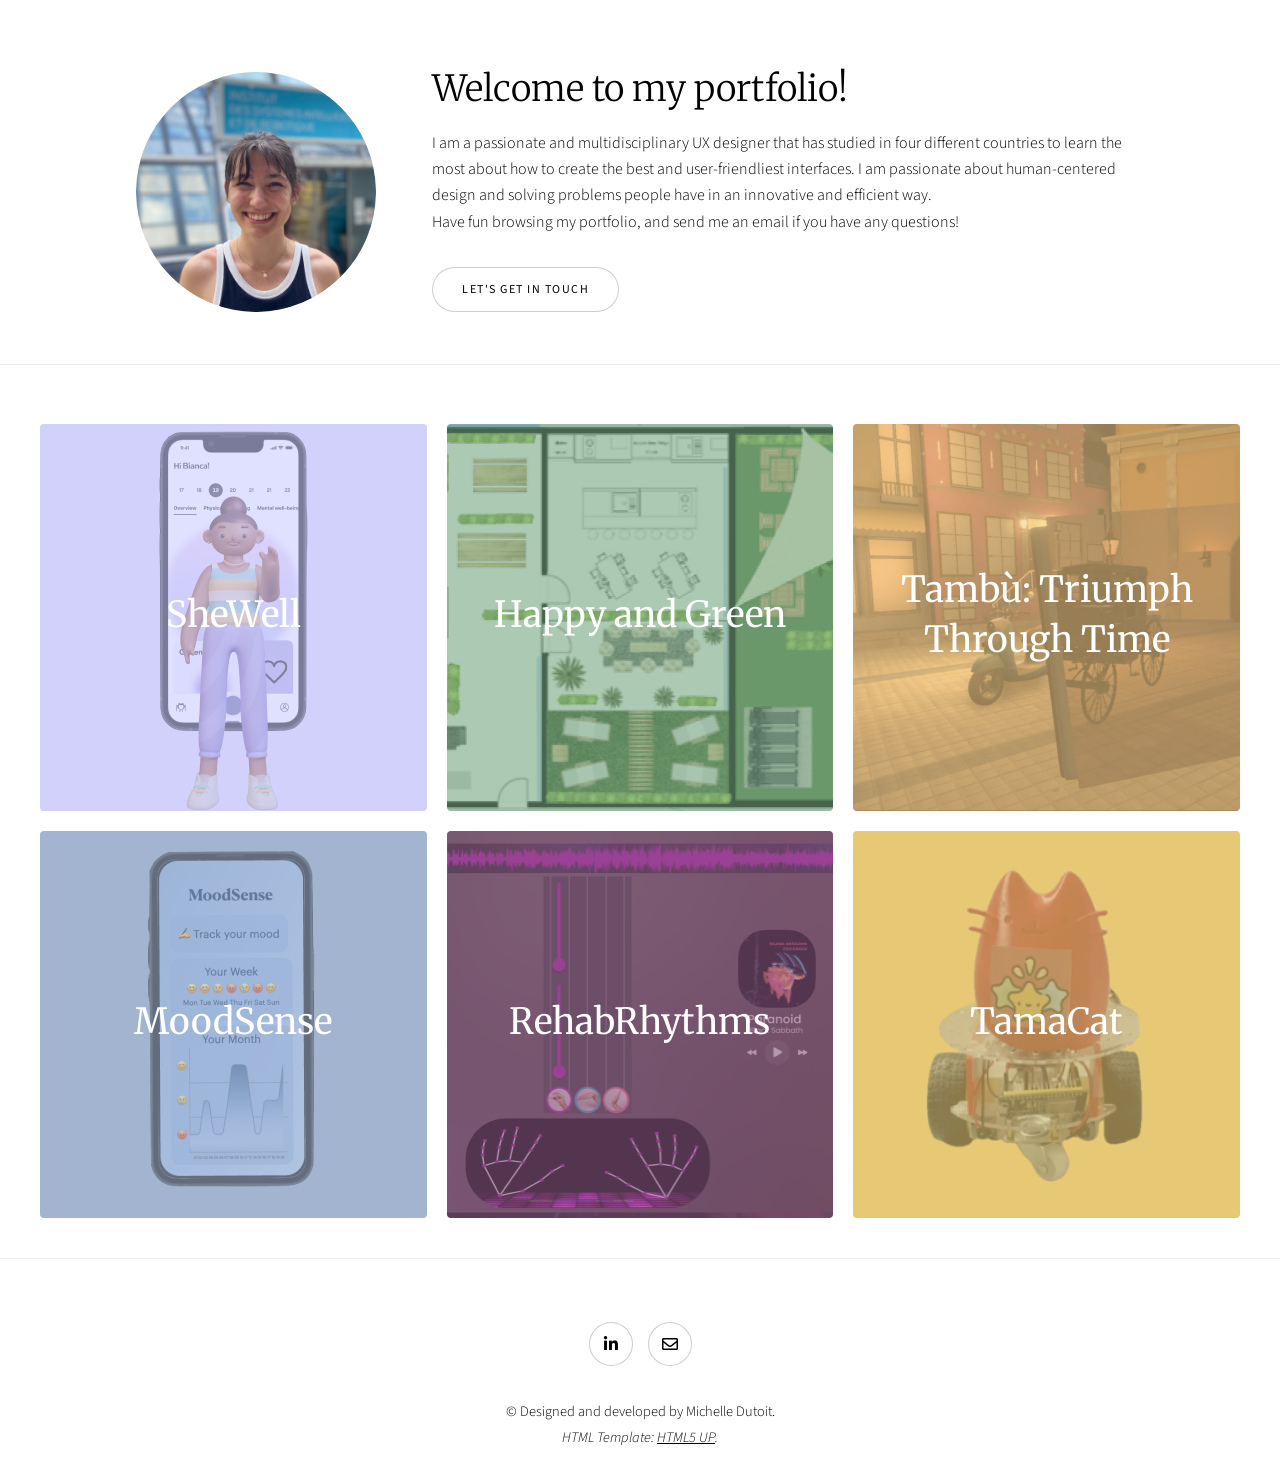
<file: index.html>
<!DOCTYPE HTML>
<!--
	Story by HTML5 UP
	html5up.net | @ajlkn
	Free for personal and commercial use under the CCA 3.0 license (html5up.net/license)
-->
<html>
	<head>
		<title>Michelle's Porfolio</title>
		<meta charset="utf-8" />
		<meta name="viewport" content="width=device-width, initial-scale=1, user-scalable=no" />
		<link rel="stylesheet" href="assets/css/main.css" />
		<noscript><link rel="stylesheet" href="assets/css/noscript.css" /></noscript>
		<link rel="preconnect" href="https://fonts.gstatic.com" crossorigin>
		<link href="https://fonts.googleapis.com/css2?family=Merriweather:ital,wght@0,300;0,400;0,700;0,900;1,300;1,400;1,700;1,900&display=swap" rel="stylesheet">
	</head>
	<body class="is-preload">

		<!-- Wrapper -->
			<div id="wrapper" class="divided">

				<!-- One -->
					<!-- <section class="banner style1 orient-left content-align-left image-position-right fullscreen onload-image-fade-in onload-content-fade-right">
						<div class="content">
							<h1>Story</h1>
							<p class="major">A (modular, highly tweakable) responsive one-page template designed by <a href="https://html5up.net">HTML5 UP</a> and released for free under the <a href="https://html5up.net/license">Creative Commons</a>.</p>
							<ul class="actions stacked">
								<li><a href="#first" class="button big wide smooth-scroll-middle">Get Started</a></li>
							</ul>
						</div>
						<div class="image">
							<img src="images/spotlight01.jpg" alt="" />
						</div>
					</section> -->

				<!-- Header -->
					<section class="spotlight style2 orient-right content-align-left image-position-center onscroll-image-fade-in" id="first">
						<div class="content">
							<h2>Welcome to my portfolio!</h2>
							<p> I am a passionate and multidisciplinary UX designer that has studied in four different countries to learn the most about how to create the best and user-friendliest interfaces. I am passionate about human-centered design and solving problems people have in an innovative and efficient way. <br> Have fun browsing my portfolio, and send me an email if you have any questions!</p>
							<ul class="actions inline">
								<!--<<li><a href="#jumpin" class="button">Let's jump in</a></li>
								<li><a href="#" class="button">More about me</a></li>-->
								<li><a href="mailto:michelle.dutoit.27@gmail.com" class="button">Let's get in touch</a></li>
							</ul>
						</div>
						<div class="image">
							<img src="images/profile pic.png" alt="" />
						</div>
					</section>
				<!-- Spotlight tiles 
					<section id="spotlight" class="wrapper style1 align-center">
						<br> 
						<h2> Spotlight</h2>
					</section>-->
					
					<section class="tiles">
						<article class="style1">
							<span class="image">
								<img src="images/thumbnails/shewell.png" alt="" />
							</span>
							<a href="shewell.html">
								<h2>SheWell</h2>
								<div class="content">
									<p color="#000000">A platform designed to support women in their mental health journey, leveraging artificial intelligence and a 'digital twin' concept to provide personalised mental health solutions</p>
								</div>
							</a>
						</article>
						<article class="style2">
							<span class="image">
								<img src="images/thumbnails/happyandgreen.png" alt="" />
							</span>
							<a href="happygreen.html">
								<h2>Happy and Green</h2>
								<div class="content">
									<p>A Design Thinking project that addresses the question: “How to develop a neighbourhood where people are 100% happy and CO2 emissions are 0%?”</p>
								</div>
							</a>
						</article>
						<article class="style3">
							<span class="image">
								<img src="images/thumbnails/tambu.png" alt="" />
							</span>
							<a href="tambu.html">
								<h2>Tambù: Triumph Through Time</h2>
								<div class="content">
									<p> A Mixed Reality adaptation of the Korsou - Curacao exposition from the Dutch National Archive applying Research Through Design</p>
								</div>
							</a>
						</article>
					
				<!--	</section>
				 Other tiles 
				<section class="wrapper style1 align-center">
					<br> 
						<h2>Other interesting projects</h2>
				</section>
				<section class="tiles">-->
					<article class="style4">
						<span class="image">
							<img src="images/thumbnails/moodsense.png" alt="" />
						</span>
						<a href="moodsense.html">
							<h2>MoodSense</h2>
							<div class="content">
								<p>A machine learning based mood tracker that facilitates keeping the emotions in track and communicating with your therapist</p>
							</div>
						</a>
					</article>
					<article class="style6">
						<span class="image">
							<img src="images/thumbnails/rehabrhythms.png" alt="" />
						</span>
						<a href="rehabrhythms.html">
							<h2>RehabRhythms</h2>
							<div class="content">
								<p> A serious game that supports stroke patients in their rehabilitation</p>
							</div>
						</a>
					</article>
					<article class="style5">
						<span class="image">
							<img src="images/thumbnails/tamacat.png" alt="" />
						</span>
						<a href="tamacat.html">
							<h2>TamaCat</h2>
							<div class="content">
								<p>A tangible pet that you can interact with both physically as well as in AR</p>
							</div>
						</a>
					</article>
					<!-- <article class="style3">
						<span class="image">
							<img src="images/thumbnails/rentino.png" alt="" />
						</span>
						<a href="rentino.html">
							<h2>Rentino</h2>
							<div class="content">
								<p> A lean startup that supports renting unused items from student to student</p>
							</div>
						</a>
					</article>
					<article class="style10">
						<span class="image">
							<img src="images/thumbnails/notionstudy.png" alt="" />
						</span>
						<a href="notionstudy.html">
							<h2>Notion User Study</h2>
							<div class="content">
								<p>Studying Notion with four different study techniques</p>
							</div>
						</a>
					</article>
					<article class="style12">
						<span class="image">
							<img src="images/thumbnails/from screenlight to sunlight.png" alt="" />
						</span>
						<a href="screenlight.html">
							<h2>From Screenlight to Sunlight</h2>
							<div class="content">
								<p>An intervention to enhance children's outdoor physicial activity, while reducing their sedentary screen time</p>
							</div>
						</a>
					</article>	
					<article class="style8">
						<span class="image">
							<img src="images/thumbnails/cookcompanion.png" alt="" />
						</span>
						<a href="cookcompanion.html">
							<h2>Cook Companion</h2>
							<div class="content">
								<p>A computer vision cooking app that assists you during cooking with a recipe</p>
							</div>
						</a>
					</article>
					<article class="style11">
						<span class="image">
							<img src="images/thumbnails/human centered design.png" alt="" />
						</span>
						<a href="carecollective.html">
							<h2>Care Collective</h2>
							<div class="content">
								<p>An application that supports people suffering from PMDD and their loved ones</p>
							</div>
						</a>
					</article>
					<article class="style7">
						<span class="image">
							<img src="images/thumbnails/talkinglass.png" alt="" />
						</span>
						<a href="talkingglass.html">
							<h2>TalkinGlass</h2>
							<div class="content">
								<p>A tangible that helps to engage everyone in group work</p>
							</div>
						</a>
					</article> -->
				</section>
				<!-- Footer -->
					<footer class="wrapper style1 align-center">
						<div class="inner">
							<ul class="icons">
								<li><a href="https://www.linkedin.com/in/michelle-dutoit/" class="icon brands style2 fa-linkedin-in"><span class="label">LinkedIn</span></a></li>
								<li><a href="mailto:michelle.dutoit.27@gmail.com" class="icon style2 fa-envelope"><span class="label">Email</span></a></li>
							</ul>
							<small>&copy; Designed and developed by Michelle Dutoit. <br><i>HTML Template: <a href="https://html5up.net">HTML5 UP</a>.</i></small>
						</div>
					</footer>

			</div>

		<!-- Scripts -->
			<script src="assets/js/jquery.min.js"></script>
			<script src="assets/js/jquery.scrollex.min.js"></script>
			<script src="assets/js/jquery.scrolly.min.js"></script>
			<script src="assets/js/browser.min.js"></script>
			<script src="assets/js/breakpoints.min.js"></script>
			<script src="assets/js/util.js"></script>
			<script src="assets/js/main.js"></script>

	</body>
</html>
</file>
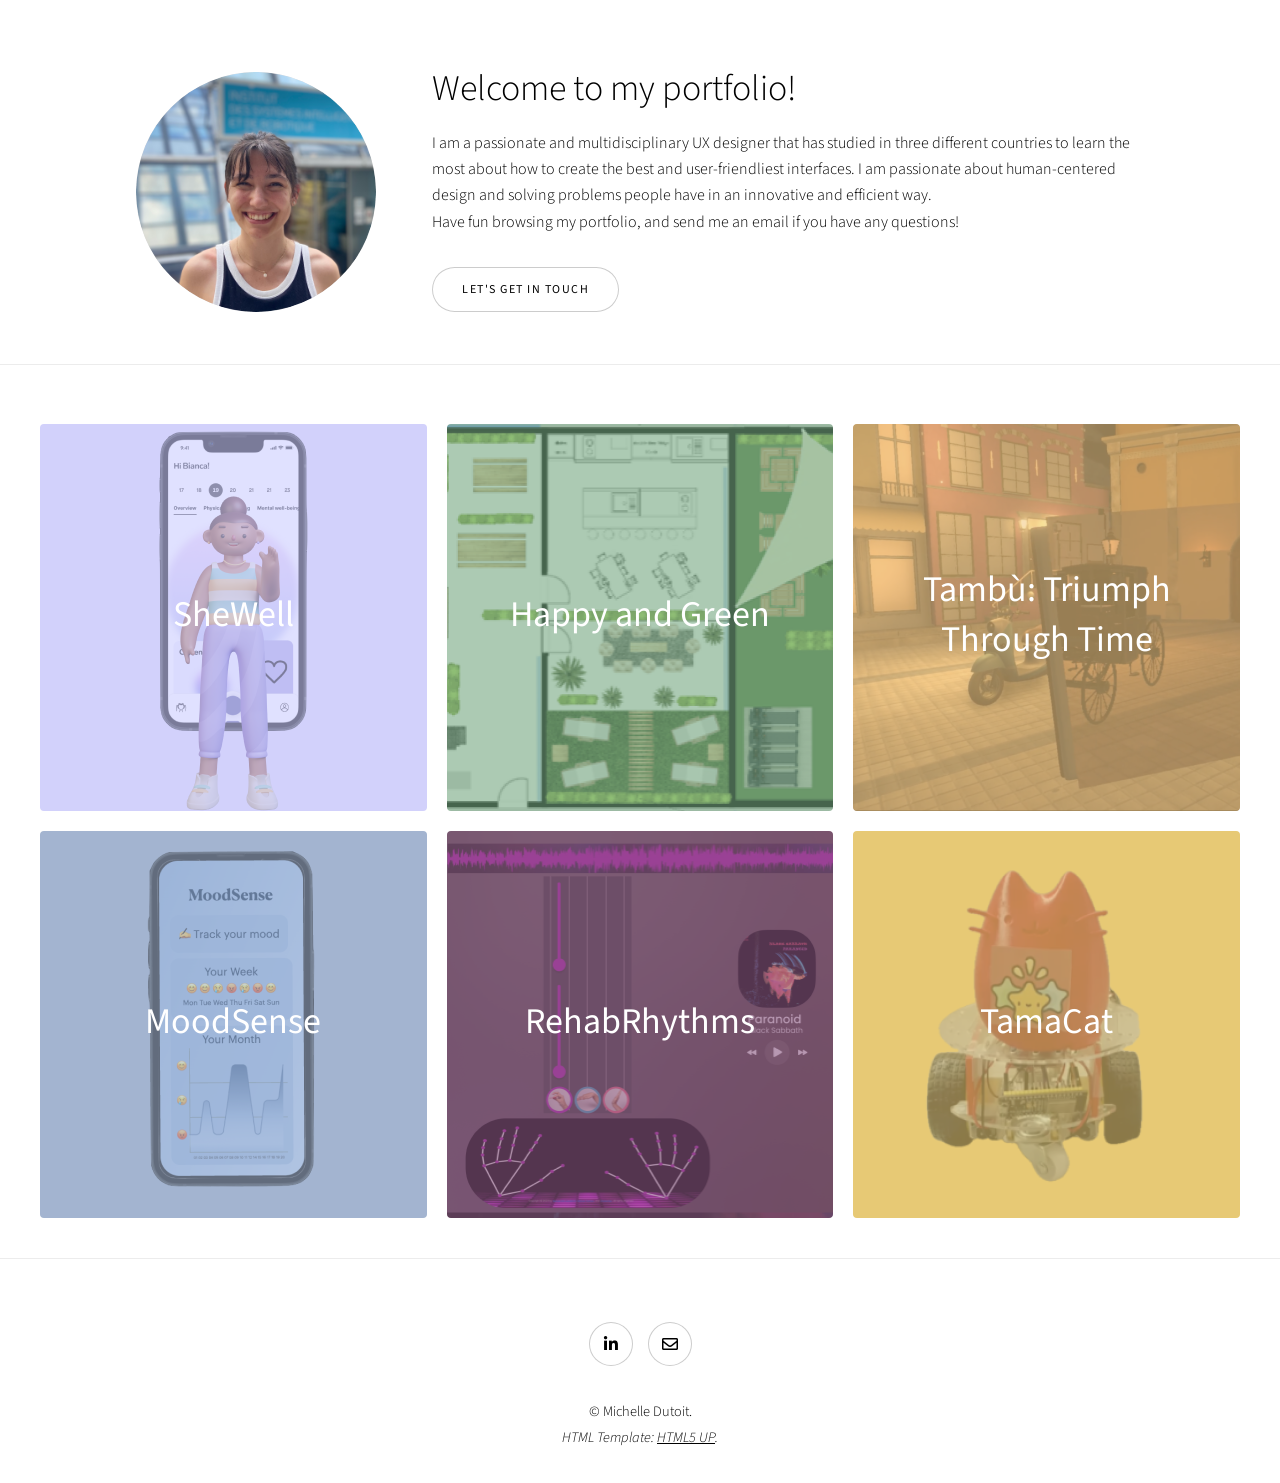
<file: html5up-story/index.html>
<!DOCTYPE HTML>
<!--
	Story by HTML5 UP
	html5up.net | @ajlkn
	Free for personal and commercial use under the CCA 3.0 license (html5up.net/license)
-->
<html>
	<head>
		<title>Michelle's Porfolio</title>
		<meta charset="utf-8" />
		<meta name="viewport" content="width=device-width, initial-scale=1, user-scalable=no" />
		<link rel="stylesheet" href="assets/css/main.css" />
		<noscript><link rel="stylesheet" href="assets/css/noscript.css" /></noscript>
		<link rel="preconnect" href="https://fonts.gstatic.com" crossorigin>
		<link href="https://fonts.googleapis.com/css2?family=Merriweather:ital,wght@0,300;0,400;0,700;0,900;1,300;1,400;1,700;1,900&display=swap" rel="stylesheet">
	</head>
	<body class="is-preload">

		<!-- Wrapper -->
			<div id="wrapper" class="divided">

				<!-- One -->
					<!-- <section class="banner style1 orient-left content-align-left image-position-right fullscreen onload-image-fade-in onload-content-fade-right">
						<div class="content">
							<h1>Story</h1>
							<p class="major">A (modular, highly tweakable) responsive one-page template designed by <a href="https://html5up.net">HTML5 UP</a> and released for free under the <a href="https://html5up.net/license">Creative Commons</a>.</p>
							<ul class="actions stacked">
								<li><a href="#first" class="button big wide smooth-scroll-middle">Get Started</a></li>
							</ul>
						</div>
						<div class="image">
							<img src="images/spotlight01.jpg" alt="" />
						</div>
					</section> -->

				<!-- Header -->
					<section class="spotlight style2 orient-right content-align-left image-position-center onscroll-image-fade-in" id="first">
						<div class="content">
							<h2>Welcome to my portfolio!</h2>
							<p> I am a passionate and multidisciplinary UX designer that has studied in three different countries to learn the most about how to create the best and user-friendliest interfaces. I am passionate about human-centered design and solving problems people have in an innovative and efficient way. <br> Have fun browsing my portfolio, and send me an email if you have any questions!</p>
							<ul class="actions inline">
								<!--<<li><a href="#jumpin" class="button">Let's jump in</a></li>
								<li><a href="#" class="button">More about me</a></li>-->
								<li><a href="mailto:michelle.dutoit.27@gmail.com" class="button">Let's get in touch</a></li>
							</ul>
						</div>
						<div class="image">
							<img src="images/profile pic.png" alt="" />
						</div>
					</section>
				<!-- Spotlight tiles 
					<section id="spotlight" class="wrapper style1 align-center">
						<br> 
						<h2> Spotlight</h2>
					</section>-->
					
					<section class="tiles">
						<article class="style1">
							<span class="image">
								<img src="images/thumbnails/shewell.png" alt="" />
							</span>
							<a href="shewell.html">
								<h2>SheWell</h2>
								<div class="content">
									<p color="#000000">A platform designed to support women in their mental health journey, leveraging artificial intelligence and a 'digital twin' concept to provide personalised mental health solutions</p>
								</div>
							</a>
						</article>
						<article class="style2">
							<span class="image">
								<img src="images/thumbnails/happyandgreen.png" alt="" />
							</span>
							<a href="happygreen.html">
								<h2>Happy and Green</h2>
								<div class="content">
									<p>A Design Thinking project that addresses the question: “How to develop a neighbourhood where people are 100% happy and CO2 emissions are 0%?”</p>
								</div>
							</a>
						</article>
						<article class="style3">
							<span class="image">
								<img src="images/thumbnails/tambu.png" alt="" />
							</span>
							<a href="tambu.html">
								<h2>Tambù: Triumph Through Time</h2>
								<div class="content">
									<p> A Mixed Reality adaptation of the Korsou - Curacao exposition from the Dutch National Archive applying Research Through Design</p>
								</div>
							</a>
						</article>
					
				<!--	</section>
				 Other tiles 
				<section class="wrapper style1 align-center">
					<br> 
						<h2>Other interesting projects</h2>
				</section>
				<section class="tiles">-->
					<article class="style4">
						<span class="image">
							<img src="images/thumbnails/moodsense.png" alt="" />
						</span>
						<a href="moodsense.html">
							<h2>MoodSense</h2>
							<div class="content">
								<p>A machine learning based mood tracker that facilitates keeping the emotions in track and communicating with your therapist</p>
							</div>
						</a>
					</article>
					<article class="style6">
						<span class="image">
							<img src="images/thumbnails/rehabrhythms.png" alt="" />
						</span>
						<a href="rehabrhythms.html">
							<h2>RehabRhythms</h2>
							<div class="content">
								<p> A serious game that supports stroke patients in their rehabilitation</p>
							</div>
						</a>
					</article>
					<article class="style5">
						<span class="image">
							<img src="images/thumbnails/tamacat.png" alt="" />
						</span>
						<a href="tamacat.html">
							<h2>TamaCat</h2>
							<div class="content">
								<p>A tangible pet that you can interact with both physically as well as in AR</p>
							</div>
						</a>
					</article>
					<!-- <article class="style3">
						<span class="image">
							<img src="images/thumbnails/rentino.png" alt="" />
						</span>
						<a href="rentino.html">
							<h2>Rentino</h2>
							<div class="content">
								<p> A lean startup that supports renting unused items from student to student</p>
							</div>
						</a>
					</article>
					<article class="style10">
						<span class="image">
							<img src="images/thumbnails/notionstudy.png" alt="" />
						</span>
						<a href="notionstudy.html">
							<h2>Notion User Study</h2>
							<div class="content">
								<p>Studying Notion with four different study techniques</p>
							</div>
						</a>
					</article>
					<article class="style12">
						<span class="image">
							<img src="images/thumbnails/from screenlight to sunlight.png" alt="" />
						</span>
						<a href="screenlight.html">
							<h2>From Screenlight to Sunlight</h2>
							<div class="content">
								<p>An intervention to enhance children's outdoor physicial activity, while reducing their sedentary screen time</p>
							</div>
						</a>
					</article>	
					<article class="style8">
						<span class="image">
							<img src="images/thumbnails/cookcompanion.png" alt="" />
						</span>
						<a href="cookcompanion.html">
							<h2>Cook Companion</h2>
							<div class="content">
								<p>A computer vision cooking app that assists you during cooking with a recipe</p>
							</div>
						</a>
					</article>
					<article class="style11">
						<span class="image">
							<img src="images/thumbnails/human centered design.png" alt="" />
						</span>
						<a href="carecollective.html">
							<h2>Care Collective</h2>
							<div class="content">
								<p>An application that supports people suffering from PMDD and their loved ones</p>
							</div>
						</a>
					</article>
					<article class="style7">
						<span class="image">
							<img src="images/thumbnails/talkinglass.png" alt="" />
						</span>
						<a href="talkingglass.html">
							<h2>TalkinGlass</h2>
							<div class="content">
								<p>A tangible that helps to engage everyone in group work</p>
							</div>
						</a>
					</article> -->
				</section>
				<!-- Footer -->
					<footer class="wrapper style1 align-center">
						<div class="inner">
							<ul class="icons">
								<li><a href="https://www.linkedin.com/in/michelle-dutoit/" class="icon brands style2 fa-linkedin-in"><span class="label">LinkedIn</span></a></li>
								<li><a href="mailto:michelle.dutoit.27@gmail.com" class="icon style2 fa-envelope"><span class="label">Email</span></a></li>
							</ul>
							<small>&copy; Michelle Dutoit. <br><i>HTML Template: <a href="https://html5up.net">HTML5 UP</a>.</i></small>
						</div>
					</footer>

			</div>

		<!-- Scripts -->
			<script src="assets/js/jquery.min.js"></script>
			<script src="assets/js/jquery.scrollex.min.js"></script>
			<script src="assets/js/jquery.scrolly.min.js"></script>
			<script src="assets/js/browser.min.js"></script>
			<script src="assets/js/breakpoints.min.js"></script>
			<script src="assets/js/util.js"></script>
			<script src="assets/js/main.js"></script>

	</body>
</html>
</file>
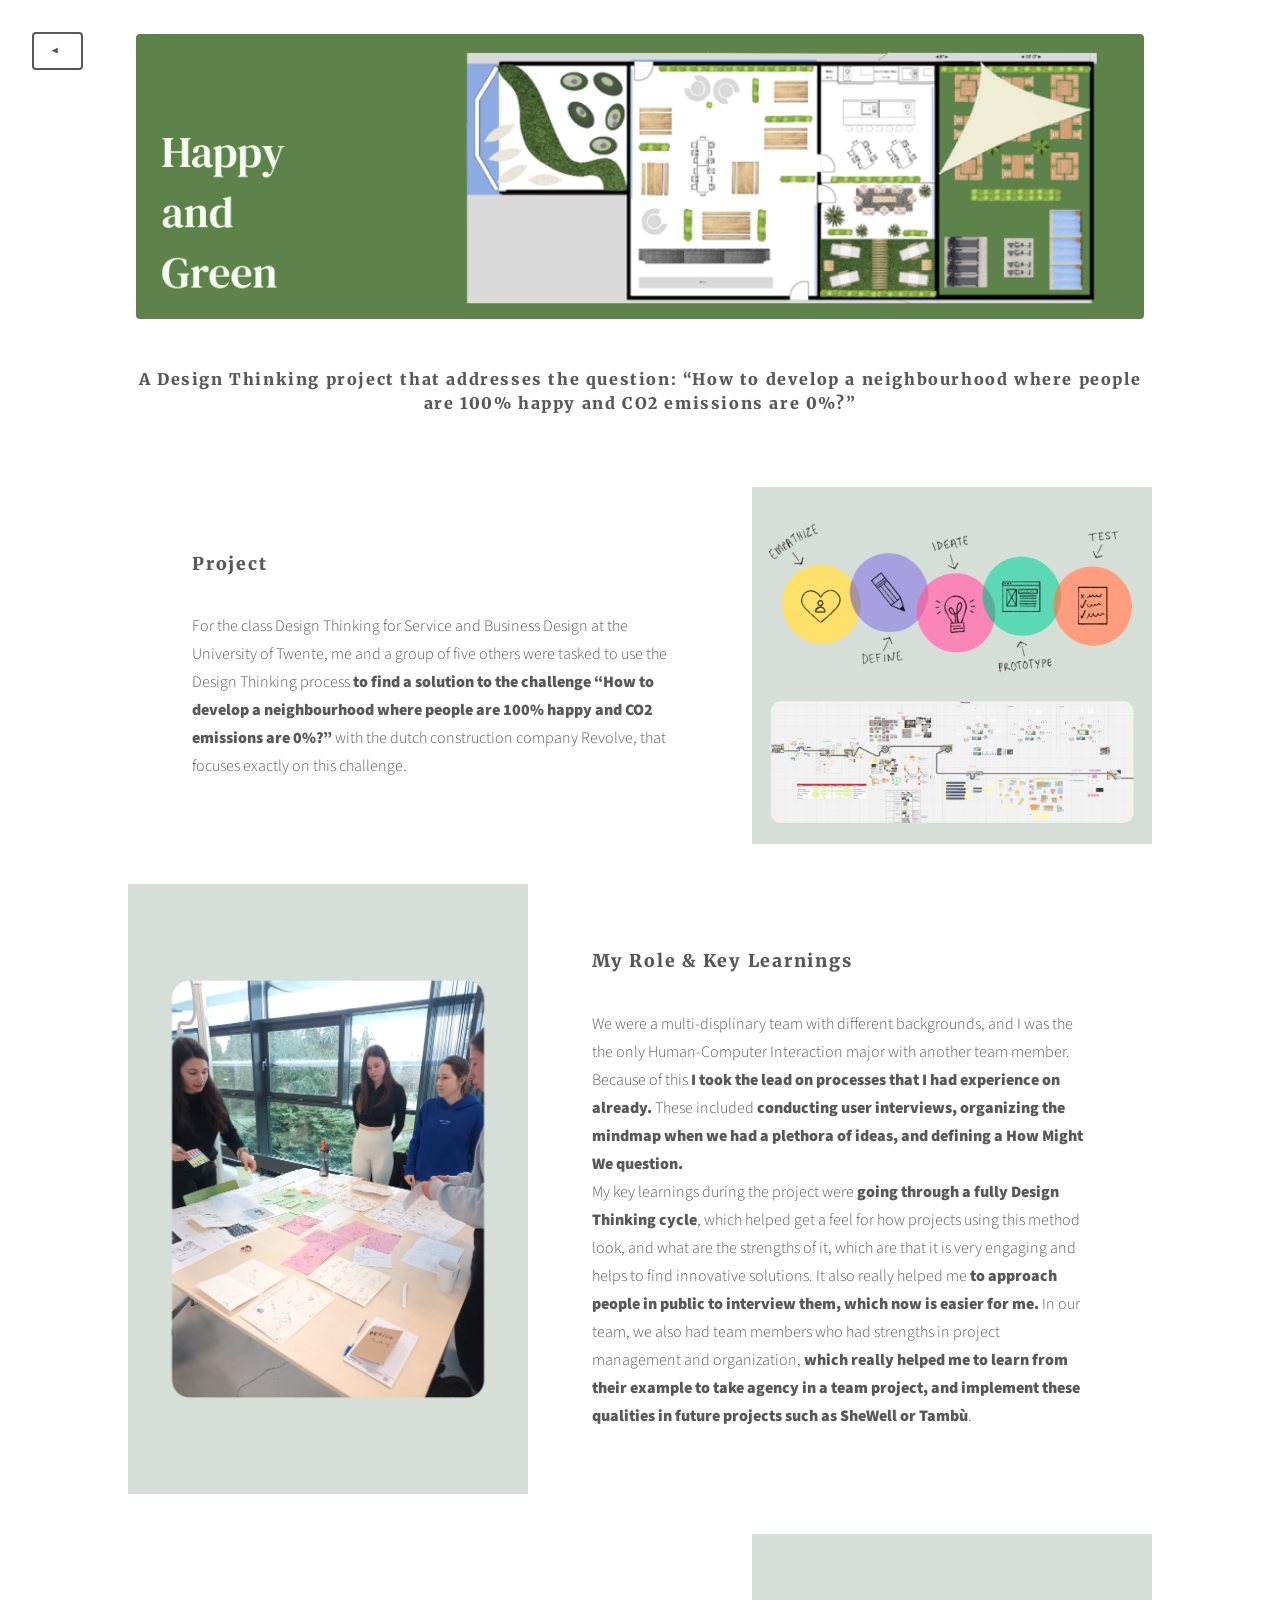
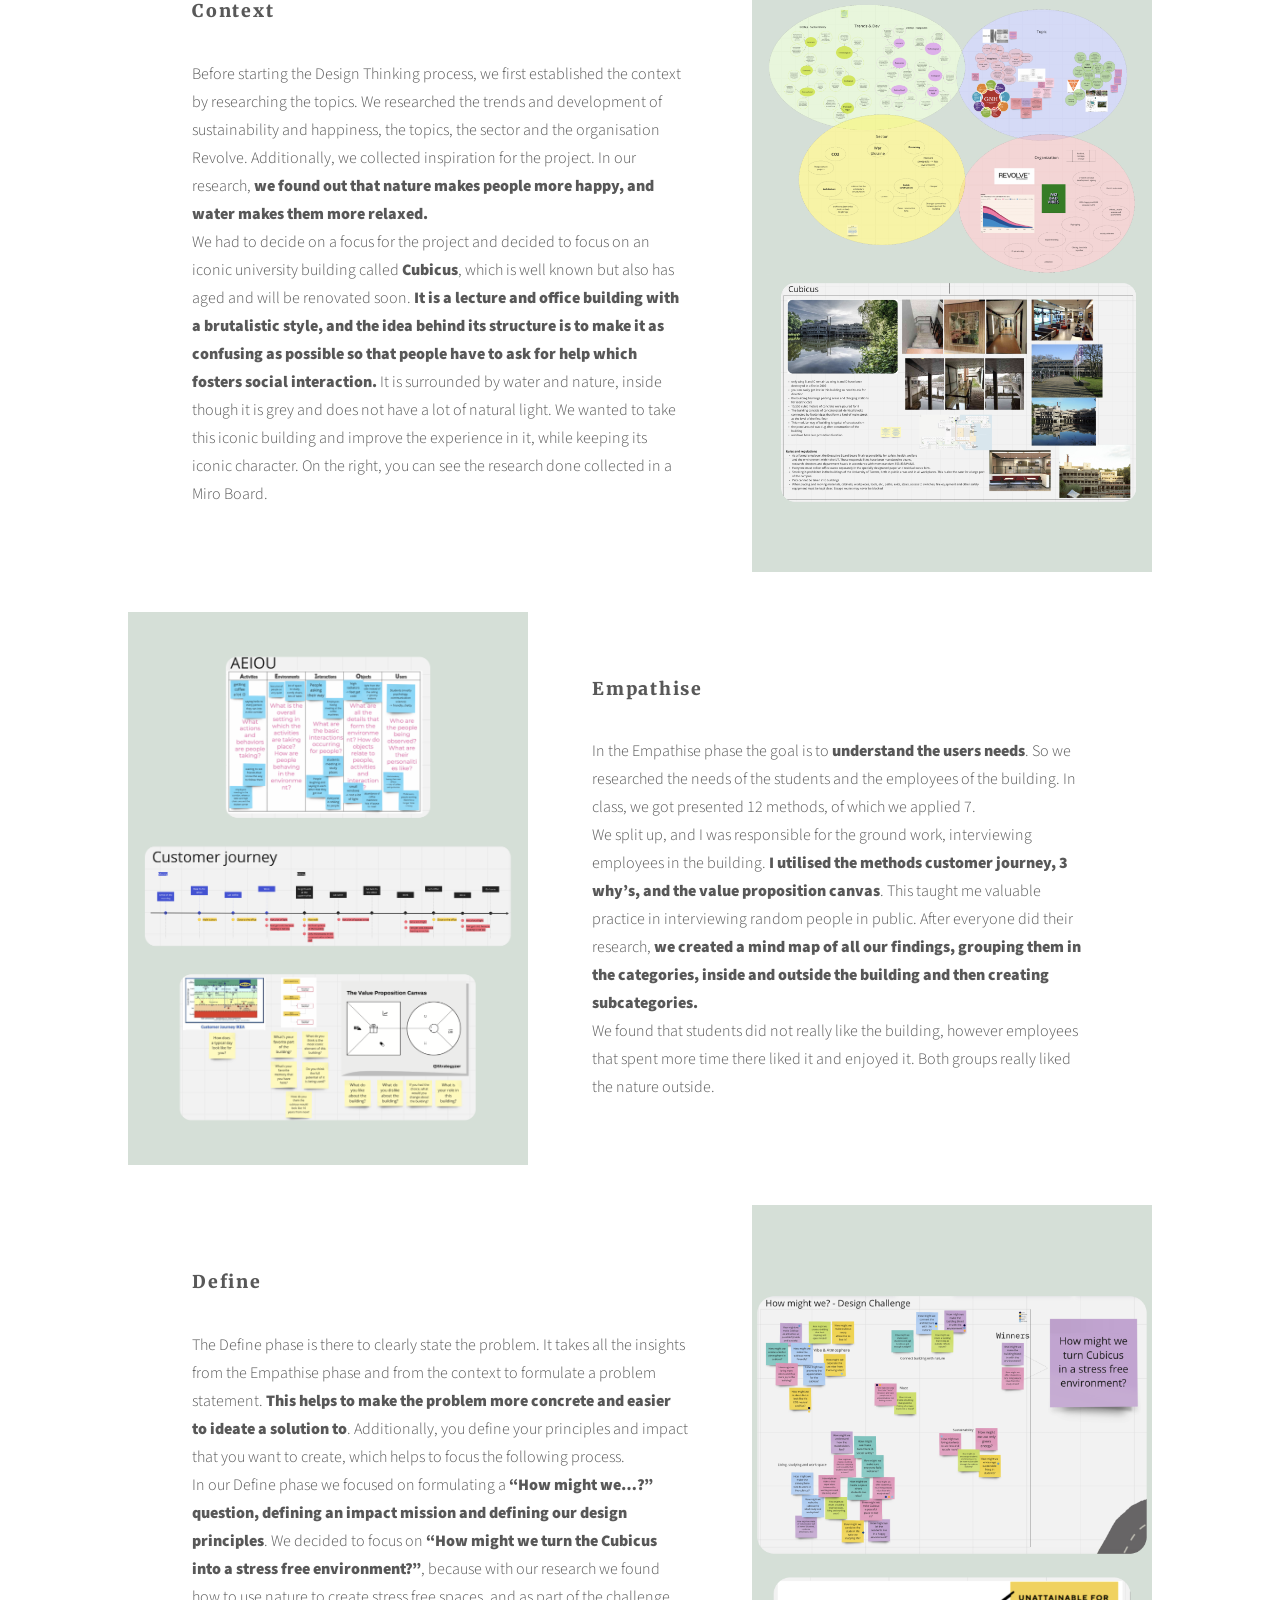
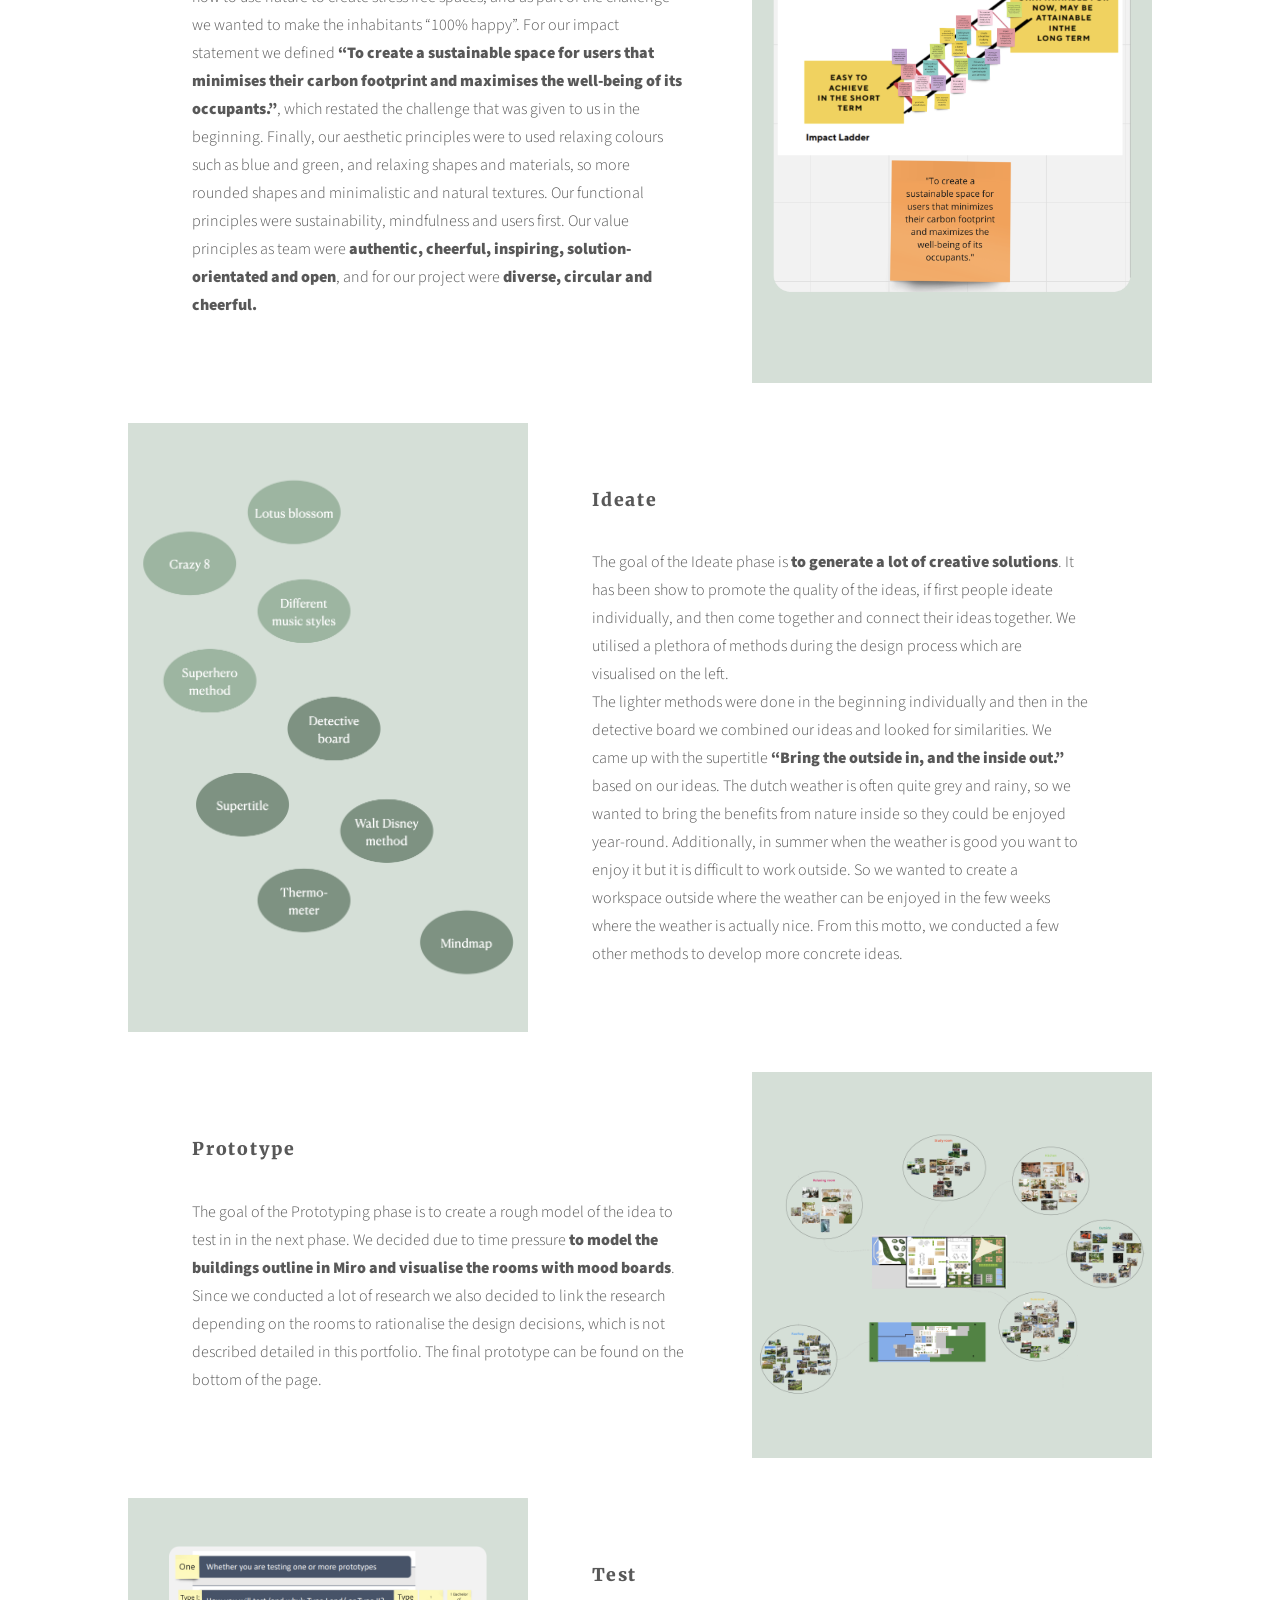
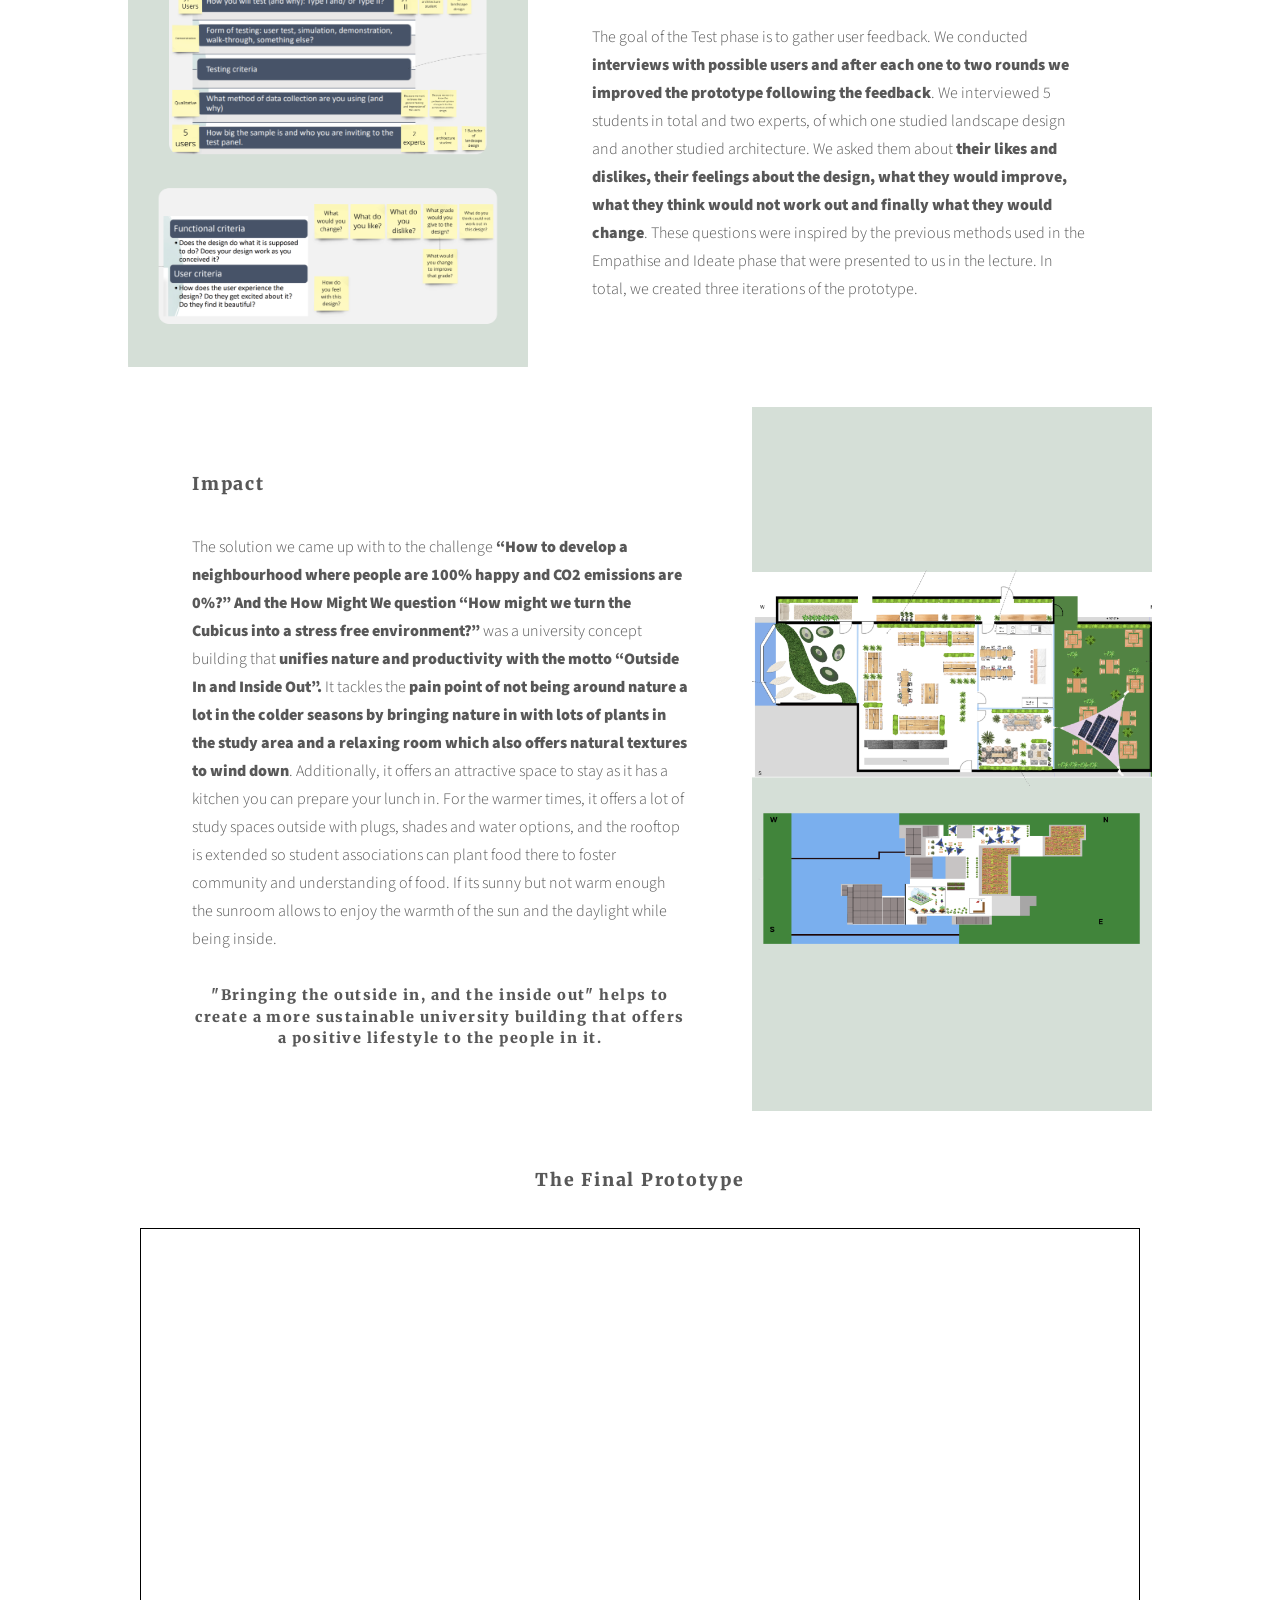
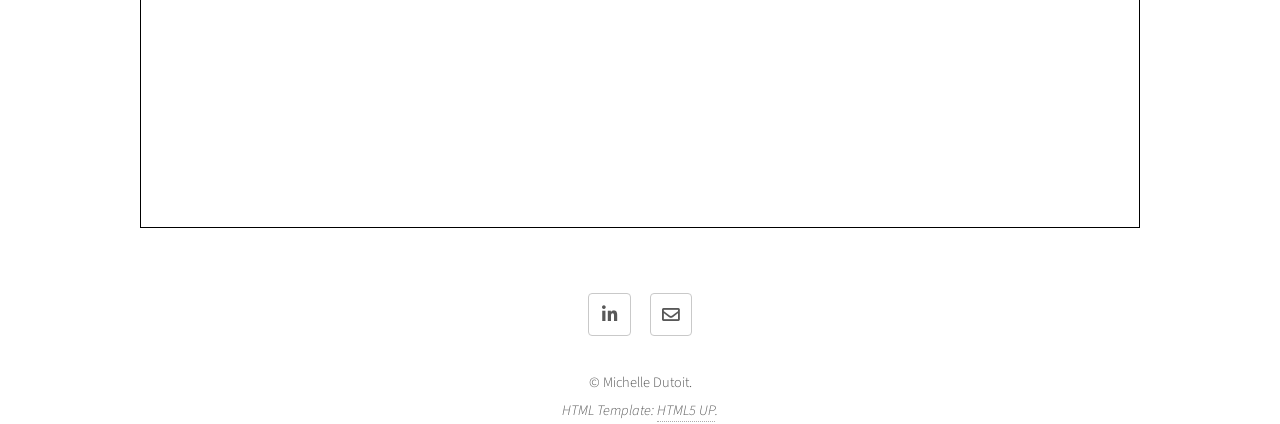
<file: happygreen.html>
<!DOCTYPE HTML>
<!--
	Phantom by HTML5 UP
	html5up.net | @ajlkn
	Free for personal and commercial use under the CCA 3.0 license (html5up.net/license)
-->
<html>
	<head>
		<title>Happy & Green</title>
		<meta charset="utf-8" />
		<meta name="viewport" content="width=device-width, initial-scale=1, user-scalable=no" />
		<link rel="stylesheet" href="assets/css/page.css" />
		<noscript><link rel="stylesheet" href="assets/css/noscript_page	.css" /></noscript>
	</head>
	<body class="is-preload">
		<!-- Wrapper -->
			<div id="wrapper">

				<!-- Header -->
					<header id="header">
						<div class="inner">

							<!-- Nav -->
								<nav>
									<ul>
										<li><a href="index.html" class="button">◀︎</a></li>

									</ul>
								</nav> 

						</div>
					</header>


				<!-- Main -->
					<div id="main align-center">
						<div class="inner align-center">
							<span class="image main"><img src="images/pagebanner/HappyandGreen.png" alt="" /></span>
							<h3>A Design Thinking project that addresses the question: “How to develop a neighbourhood where people are 100% happy and CO2 emissions are 0%?”</h3>
						</div>
					</div><section class="spotlight style1 orient-left content-align-left image-position-center onscroll-image-fade-in">
						<div class="content">
							<h2>Project</h2>
							<p>For the class Design Thinking for Service and Business Design at the University of Twente, me and a group of five others were tasked to use the Design Thinking process <b>to find a solution to the challenge “How to develop a neighbourhood where people are 100% happy and CO2 emissions are 0%?”</b> with the dutch construction company Revolve, that focuses exactly on this challenge.</p>					
						</div>
						<div class="image">
							<img src="images/happygreen/project.png" alt="" >
						</div>
					</section>

					<section class="spotlight style1 orient-right content-align-left image-position-center onscroll-image-fade-in">
						<div class="content">
							<h2>My Role & Key Learnings</h2>
							<p>We were a multi-displinary team with different backgrounds, and I was the the only Human-Computer Interaction major with another team member. Because of this <b>I took the lead on processes that I had experience on already.</b> These included <b>conducting user interviews, organizing the mindmap when we had a plethora of ideas, and defining a How Might We question.</b> 
								<br> My key learnings during the project were <b>going through a fully Design Thinking cycle</b>, which helped get a feel for how projects using this method look, and what are the strengths of it, which are that it is very engaging and helps to find innovative solutions. It also really helped me <b>to approach people in public to interview them, which now is easier for me.</b> In our team, we also had team members who had strengths in project management and organization, <b>which really helped me to learn from their example to take agency in a team project, and implement these qualities in future projects such as SheWell or Tambù</b>.
							</p>					
						</div>
						<div class="image">
							<img src="images/happygreen/role.png" alt="" >
						</div>
					</section>

					<section class="spotlight style1 orient-left content-align-left image-position-center onscroll-image-fade-in">
						<div class="content">
							<h2>Context</h2>
							<p>Before starting the Design Thinking process, we first established the context by researching the topics. We researched the trends and development of sustainability and happiness, the topics, the sector and the organisation Revolve. Additionally, we collected inspiration for the project. In our research, <b>we found out that nature makes people more happy, and water makes them more relaxed. </b>
							<br>We had to decide on a focus for the project and decided to focus on an iconic university building called <b>Cubicus</b>, which is well known but also has aged and will be renovated soon. <b>It is a lecture and office building with a brutalistic style, and the idea behind its structure is to make it as confusing as possible so that people have to ask for help which fosters social interaction.</b> It is surrounded by water and nature, inside though it is grey and does not have a lot of natural light. We wanted to take this iconic building and improve the experience in it, while keeping its iconic character.  On the right, you can see the research done collected in a Miro Board. </p>					
						</div>
						<div class="image">
							<img src="images/happygreen/context.png" alt="" >
						</div>
					</section>
					<section class="spotlight style1 orient-right content-align-left image-position-center onscroll-image-fade-in">
						<div class="content">
							<h2>Empathise</h2>
							<p>In the Empathise phase the goal is to <b>understand the users needs</b>. So we researched the needs of the students and the employees of the building. In class, we got presented 12 methods, of which we applied 7.
							<br>We split up, and I was responsible for the ground work, interviewing employees in the building. <b>I utilised the methods customer journey, 3 why’s, and the value proposition canvas</b>. This taught me valuable practice in interviewing random people in public. After everyone did their research, <b>we created a mind map of all our findings, grouping them in the categories, inside and outside the building and then creating subcategories.</b>
							<br>We found that students did not really like the building, however employees that spent more time there liked it and enjoyed it. Both groups really liked the nature outside.</p>					
						</div>
						<div class="image">
							<img src="images/happygreen/empathise.png" alt="">
						</div>
					</section>
					<section class="spotlight style1 orient-left content-align-left image-position-center onscroll-image-fade-in">
						<div class="content">
							<h2>Define</h2>
							<p>The Define phase is there to clearly state the problem. It takes all the insights from the Empathise phase and from the context to formulate a problem statement. <b>This helps to make the problem more concrete and easier to ideate a solution to</b>. Additionally, you define your principles and impact that you want to create, which helps to focus the following process.
							<br>In our Define phase we focused on formulating a <b>“How might we…?” question, defining an impact mission and defining our design principles</b>. We decided to focus on <b>“How might we turn the Cubicus into a stress free environment?”</b>, because with our research we found how to use nature to create stress free spaces, and as part of the challenge we wanted to make the inhabitants “100% happy”. For our impact statement we defined <b>“To create a sustainable space for users that minimises their carbon footprint and maximises the well-being of its occupants.”</b>, which restated the challenge that was given to us in the beginning. Finally, our aesthetic principles were to used relaxing colours such as blue and green, and relaxing shapes and materials, so more rounded shapes and minimalistic and natural textures. Our functional principles were sustainability, mindfulness and users first. Our value principles as team were <b>authentic, cheerful, inspiring, solution-orientated and open</b>, and for our project were <b>diverse, circular and cheerful.</b></p>					
						</div>
						<div class="image">
							<img src="images/happygreen/define.png" alt="">
						</div>
					</section>
					<section class="spotlight style1 orient-right content-align-left image-position-center onscroll-image-fade-in">
						<div class="content">
							<h2>Ideate</h2>
							<p>The goal of the Ideate phase is <b>to generate a lot of creative solutions</b>. It has been show to promote the quality of the ideas, if first people ideate individually, and then come together and connect their ideas together. We utilised a plethora of methods during the design process which are visualised on the left. 
							<br>The lighter methods were done in the beginning individually and then in the detective board we combined our ideas and looked for similarities. We came up with the supertitle <b>“Bring the outside in, and the inside out.”</b> based on our ideas. The dutch weather is often quite grey and rainy, so we wanted to bring the benefits from nature inside so they could be enjoyed year-round. Additionally, in summer when the weather is good you want to enjoy it but it is difficult to work outside. So we wanted to create a workspace outside where the weather can be enjoyed in the few weeks where the weather is actually nice. From this motto, we conducted a few other methods to develop more concrete ideas.</p>					
						</div>
						<div class="image">
							<img src="images/happygreen/ideate.png" alt="">
						</div>
					</section>
					<section class="spotlight style1 orient-left content-align-left image-position-center onscroll-image-fade-in">
						<div class="content">
							<h2>Prototype</h2>
							<p>The goal of the Prototyping phase is to create a rough model of the idea to test in in the next phase. We decided due to time pressure <b>to model the buildings outline in Miro and visualise the rooms with mood boards</b>. Since we conducted a lot of research we also decided to link the research depending on the rooms to rationalise the design decisions, which is not described detailed in this portfolio. The final prototype can be found on the bottom of the page.</p>					
						</div>
						<div class="image">
							<img src="images/happygreen/prototype.png" alt="">
						</div>
					</section>
					<section class="spotlight style1 orient-right content-align-left image-position-center onscroll-image-fade-in">
						<div class="content">
							<h2>Test</h2>
							<p>The goal of the Test phase is to gather user feedback. We conducted <b>interviews with possible users and after each one to two rounds we improved the prototype following the feedback</b>. We interviewed 5 students in total and two experts, of which one studied landscape design and another studied architecture. We asked them about <b>their likes and dislikes, their feelings about the design, what they would improve, what they think would not work out and finally what they would change</b>. These questions were inspired by the previous methods used in the Empathise and Ideate phase that were presented to us in the lecture. In total, we created three iterations of the prototype. </p>					
						</div>
						<div class="image">
							<img src="images/happygreen/testing.png" alt="">
						</div>
					</section>
					<section class="spotlight style1 orient-left content-align-left image-position-center onscroll-image-fade-in">
						<div class="content">
							<h2>Impact</h2>
							<p>The solution we came up with to the challenge <b>“How to develop a neighbourhood where people are 100% happy and CO2 emissions are 0%?” And the How Might We question “How might we turn the Cubicus into a stress free environment?”</b> was a university concept building that <b>unifies nature and productivity with the motto “Outside In and Inside Out”.</b> It tackles the <b>pain point of not being around nature a lot in the colder seasons by bringing nature in with lots of plants in the study area and a relaxing room which also offers natural textures to wind down</b>. Additionally, it offers an attractive space to stay as it has a kitchen you can prepare your lunch in. For the warmer times, it offers a lot of study spaces outside with plugs, shades and water options, and the rooftop is extended so student associations can plant food there to foster community and understanding of food. If its sunny but not warm enough the sunroom allows to enjoy the warmth of the sun and the daylight while being inside.</p>
							<h5>"Bringing the outside in, and the inside out" helps to create a more sustainable university building that offers a positive lifestyle to the people in it.</h5>					
						</div>
						<div class="image">
							<img src="images/happygreen/impact.png" alt="">
						</div>
					</section>
					<br>
					<br>
					<div id="main align-center">
						<div class="inner align-center">
							<h2>The Final Prototype</h3>
							<iframe width="1000" height="600" style="border: 1px solid rgb(0, 0, 0);" src="https://miro.com/app/live-embed/uXjVMXk2ygo=/?moveToViewport=-4526,-10695,12532,6403&embedId=120807007752" frameborder="0" scrolling="no" allow="fullscreen; clipboard-read; clipboard-write" allowfullscreen></iframe>
						</div>
					<br>
					<br>
					<!-- Footer -->
					<footer class="wrapper style1 align-center">
						<div class="inner">
							<ul class="icons">
								<li><a href="https://www.linkedin.com/in/michelle-dutoit/" class="icon brands style2 fa-linkedin-in"><span class="label">LinkedIn</span></a></li>
								<li><a href="mailto:michelle.dutoit.27@gmail.com" class="icon style2 fa-envelope"><span class="label">Email</span></a></li>
							</ul>
							<small>&copy; Michelle Dutoit. <br><i>HTML Template: <a href="https://html5up.net">HTML5 UP</a>.</i></small>
						</div>
					</footer>
			</div>

		<!-- Scripts -->
			<script src="assets/js/jquery.min.js"></script>
			<script src="assets/js/browser.min.js"></script>
			<script src="assets/js/breakpoints.min.js"></script>
			<script src="assets/js/util.js"></script>
			<script src="assets/js/main.js"></script>

	</body>
</html>
</file>
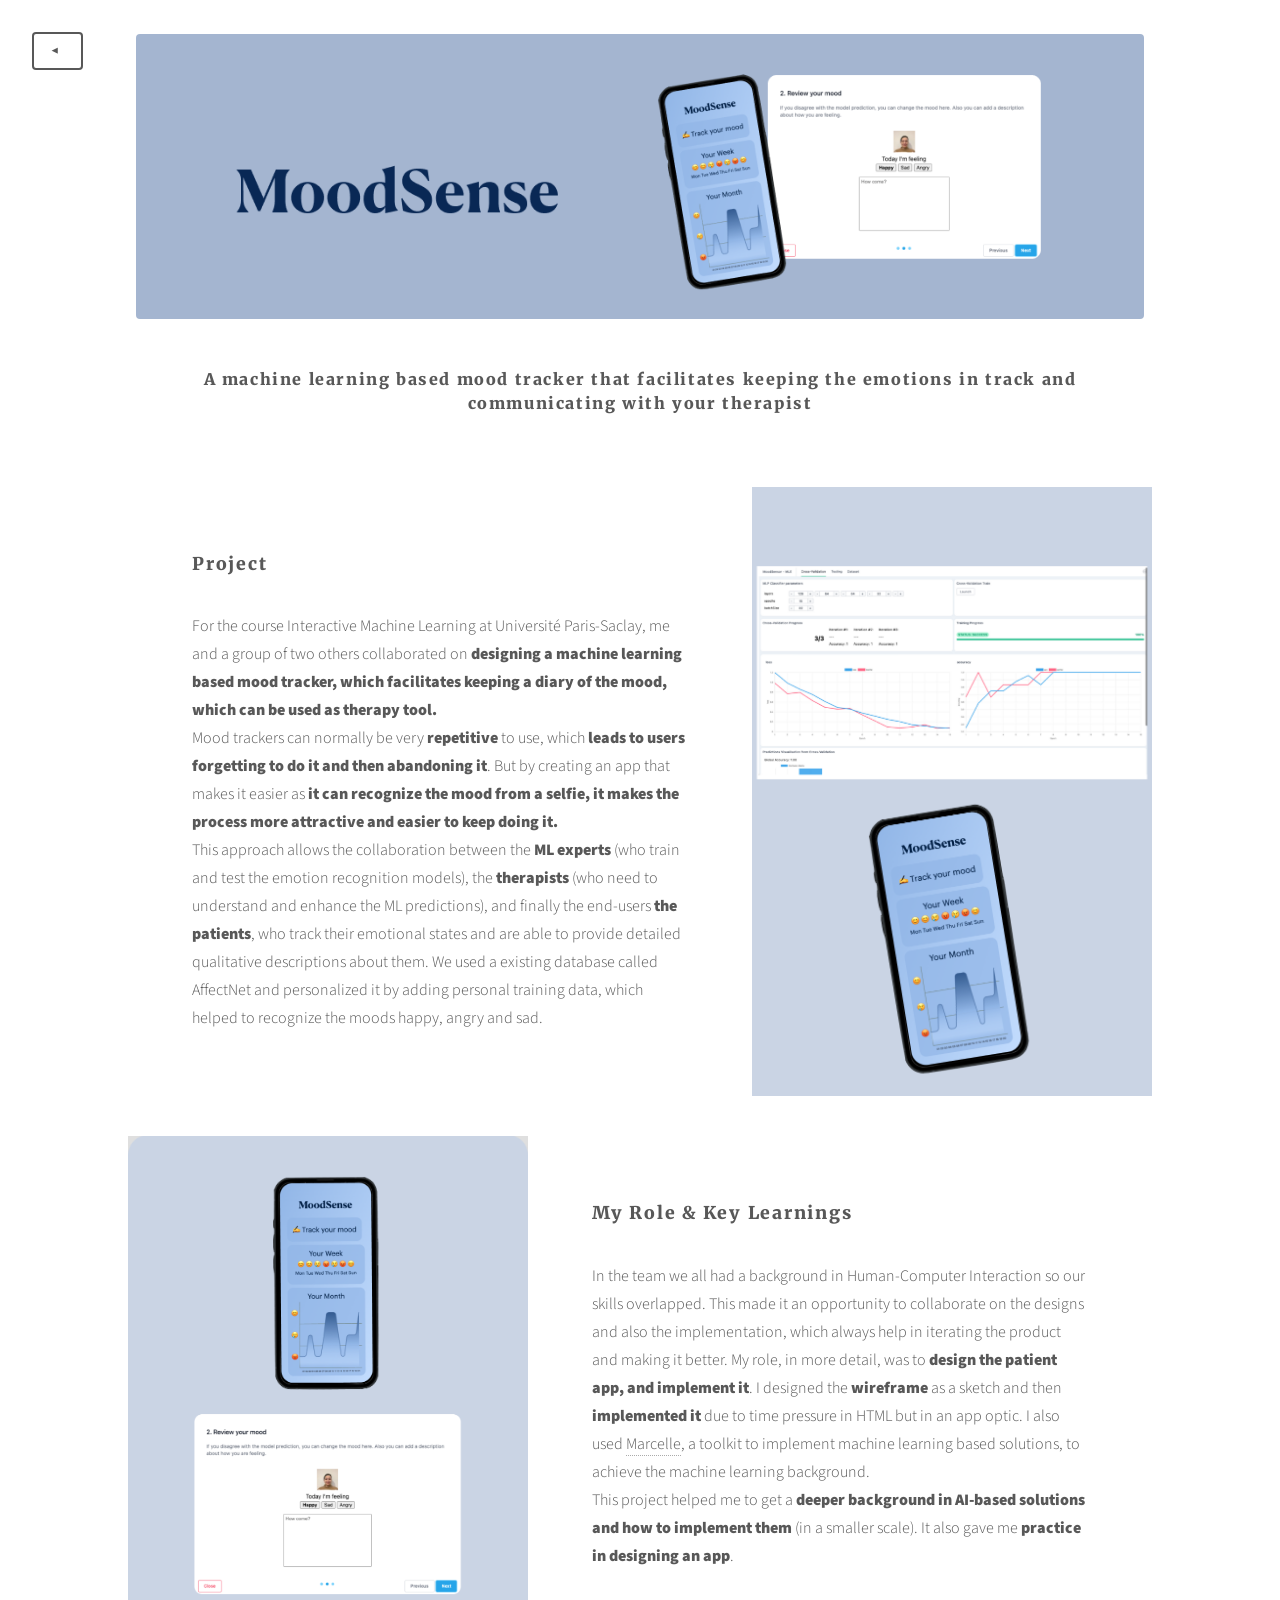
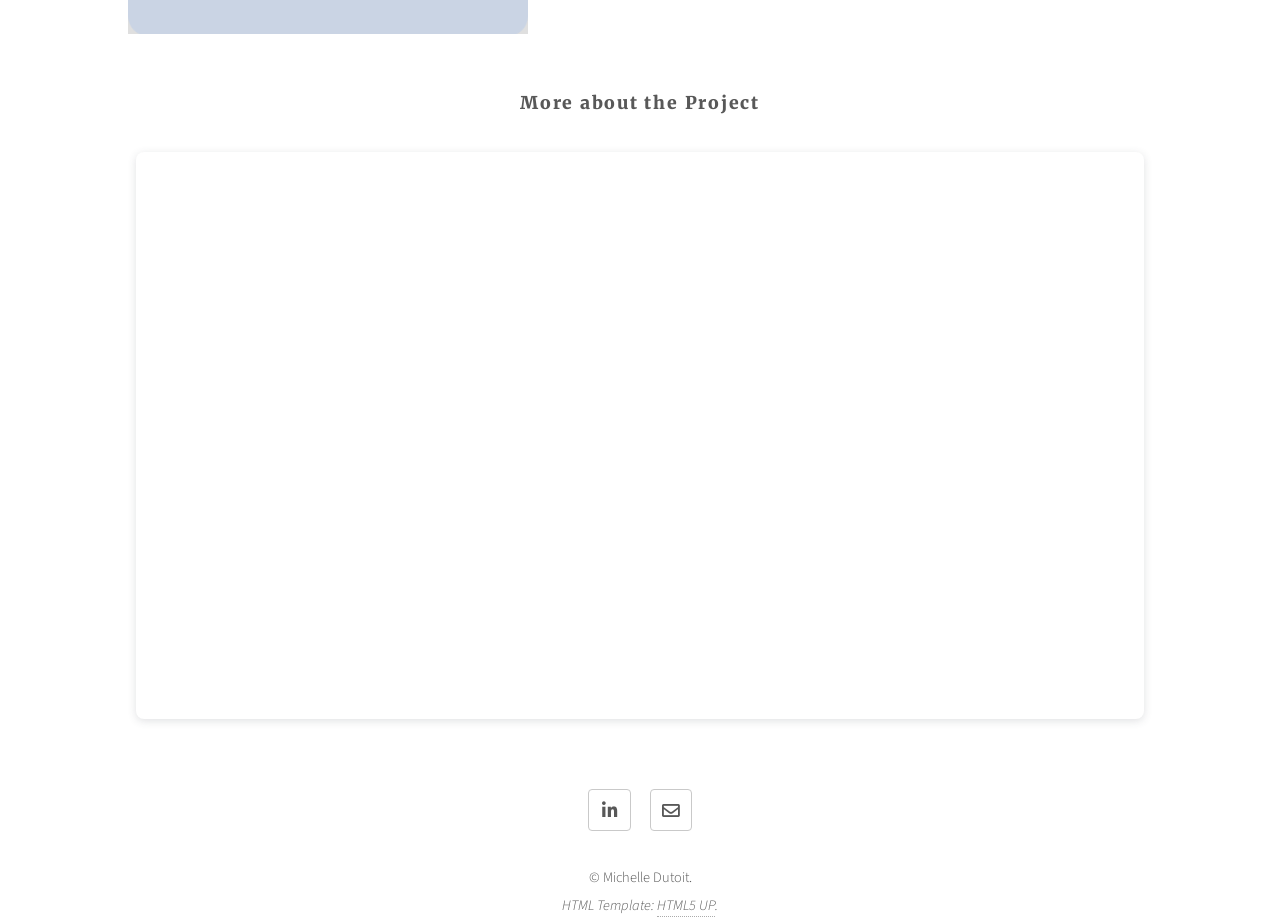
<file: moodsense.html>
<!DOCTYPE HTML>
<!--
	Phantom by HTML5 UP
	html5up.net | @ajlkn
	Free for personal and commercial use under the CCA 3.0 license (html5up.net/license)
-->
<html>
	<head>
		<title>MoodSense</title>
		<meta charset="utf-8" />
		<meta name="viewport" content="width=device-width, initial-scale=1, user-scalable=no" />
		<link rel="stylesheet" href="assets/css/page.css" />
		<noscript><link rel="stylesheet" href="assets/css/noscript_page	.css" /></noscript>
	</head>
	<body class="is-preload">
		<!-- Wrapper -->
			<div id="wrapper">

				<!-- Header -->
					<header id="header">
						<div class="inner">

							<!-- Nav -->
								<nav>
									<ul>
										<li><a href="index.html" class="button">◀︎</a></li>

									</ul>
								</nav> 

						</div>
					</header>

		

				<!-- Main -->
					<div id="main align-center">
						<div class="inner align-center">
							<span class="image main"><img src="images/pagebanner/MoodSense.png" alt="" /></span>
							<h3>A machine learning based mood tracker that facilitates keeping the emotions in track and communicating with your therapist</h3>
						</div>

						<section class="spotlight style1 orient-left content-align-left image-position-center onscroll-image-fade-in">
							<div class="content">
								<h2>Project</h2>
								<p>For the course Interactive Machine Learning at Université Paris-Saclay, me and a group of two others collaborated on <b>designing a machine learning based mood tracker, which facilitates keeping a diary of the mood, which can be used as therapy tool.</b>
									<br> Mood trackers can normally be very <b>repetitive</b> to use, which <b>leads to users forgetting to do it and then abandoning it</b>. But by creating an app that makes it easier as <b>it can recognize the mood from a selfie, it makes the process more attractive and easier to keep doing it.</b>
									<br> This approach allows the collaboration between the <b>ML experts</b> (who train and test the emotion recognition models), the <b>therapists</b> (who need to understand and enhance the ML predictions), and finally the end-users <b>the patients</b>, who track their emotional states and are able to provide detailed qualitative descriptions about them. We used a existing database called AffectNet and personalized it by adding personal training data, which helped to recognize the moods happy, angry and sad. 
								
								</p>
									</div>
							<div class="image">
								<img src="images/moodsense/project.png" alt="" >
							</div>
						</section>
	
						<section class="spotlight style1 orient-right content-align-left image-position-center onscroll-image-fade-in">
							<div class="content">
								<h2>My Role & Key Learnings</h2>
								<p>In the team we all had a background in Human-Computer Interaction so our skills overlapped. This made it an opportunity to collaborate on the designs and also the implementation, which always help in iterating the product and making it better. My role, in more detail, was to <b>design the patient app, and implement it</b>. I designed the <b>wireframe</b> as a sketch and then <b>implemented it</b> due to time pressure in HTML but in an app optic. I also used <a href="https://marcelle.dev">Marcelle</a>, a toolkit to implement machine learning based solutions, to achieve the machine learning background.
									<br> This project helped me to get a <b>deeper background in AI-based solutions and how to implement them</b> (in a smaller scale). It also gave me <b>practice in designing an app</b>.
							</p>					
							</div>
							<div class="image">
								<img src="images/moodsense/role.png" alt="" >
							</div>
						</section>
						<div class="inner align-center">
							<br>
							<br>
							<h2>More about the Project</h2>
						<div style="position: relative; width: 100%; height: 0; padding-top: 56.2500%; padding-bottom: 0; box-shadow: 0 2px 8px 0 rgba(63,69,81,0.16); margin-top: 1.6em; margin-bottom: 0.9em; overflow: hidden; border-radius: 8px; will-change: transform;">
  						<iframe loading="lazy" style="position: absolute; width: 100%; height: 100%; top: 0; left: 0; border: none; padding: 0;margin: 0;" src="https:&#x2F;&#x2F;www.canva.com&#x2F;design&#x2F;DAF96MIzldk&#x2F;c7nKLrvPPQeWlSo9eNN3HA&#x2F;view?embed" allowfullscreen="allowfullscreen" allow="fullscreen"> 
						</iframe>
						</div>
						<a href="https:&#x2F;&#x2F;www.canva.com&#x2F;design&#x2F;DAF96MIzldk&#x2F;c7nKLrvPPQeWlSo9eNN3HA&#x2F;view?utm_content=DAF96MIzldk&amp;utm_campaign=designshare&amp;utm_medium=embeds&amp;utm_source=link" target="_blank" rel="noopener">
						</div>
					</div>

					<br>
					<br>
					<!-- Footer -->
					<footer class="wrapper style1 align-center">
						<div class="inner">
							<ul class="icons">
								<li><a href="https://www.linkedin.com/in/michelle-dutoit/" class="icon brands style2 fa-linkedin-in"><span class="label">LinkedIn</span></a></li>
								<li><a href="mailto:michelle.dutoit.27@gmail.com" class="icon style2 fa-envelope"><span class="label">Email</span></a></li>
							</ul>
							<small>&copy; Michelle Dutoit. <br><i>HTML Template: <a href="https://html5up.net">HTML5 UP</a>.</i></small>
						</div>
					</footer>

			</div>

		<!-- Scripts -->
			<script src="assets/js/jquery.min.js"></script>
			<script src="assets/js/browser.min.js"></script>
			<script src="assets/js/breakpoints.min.js"></script>
			<script src="assets/js/util.js"></script>
			<script src="assets/js/main.js"></script>

	</body>
</html>
</file>
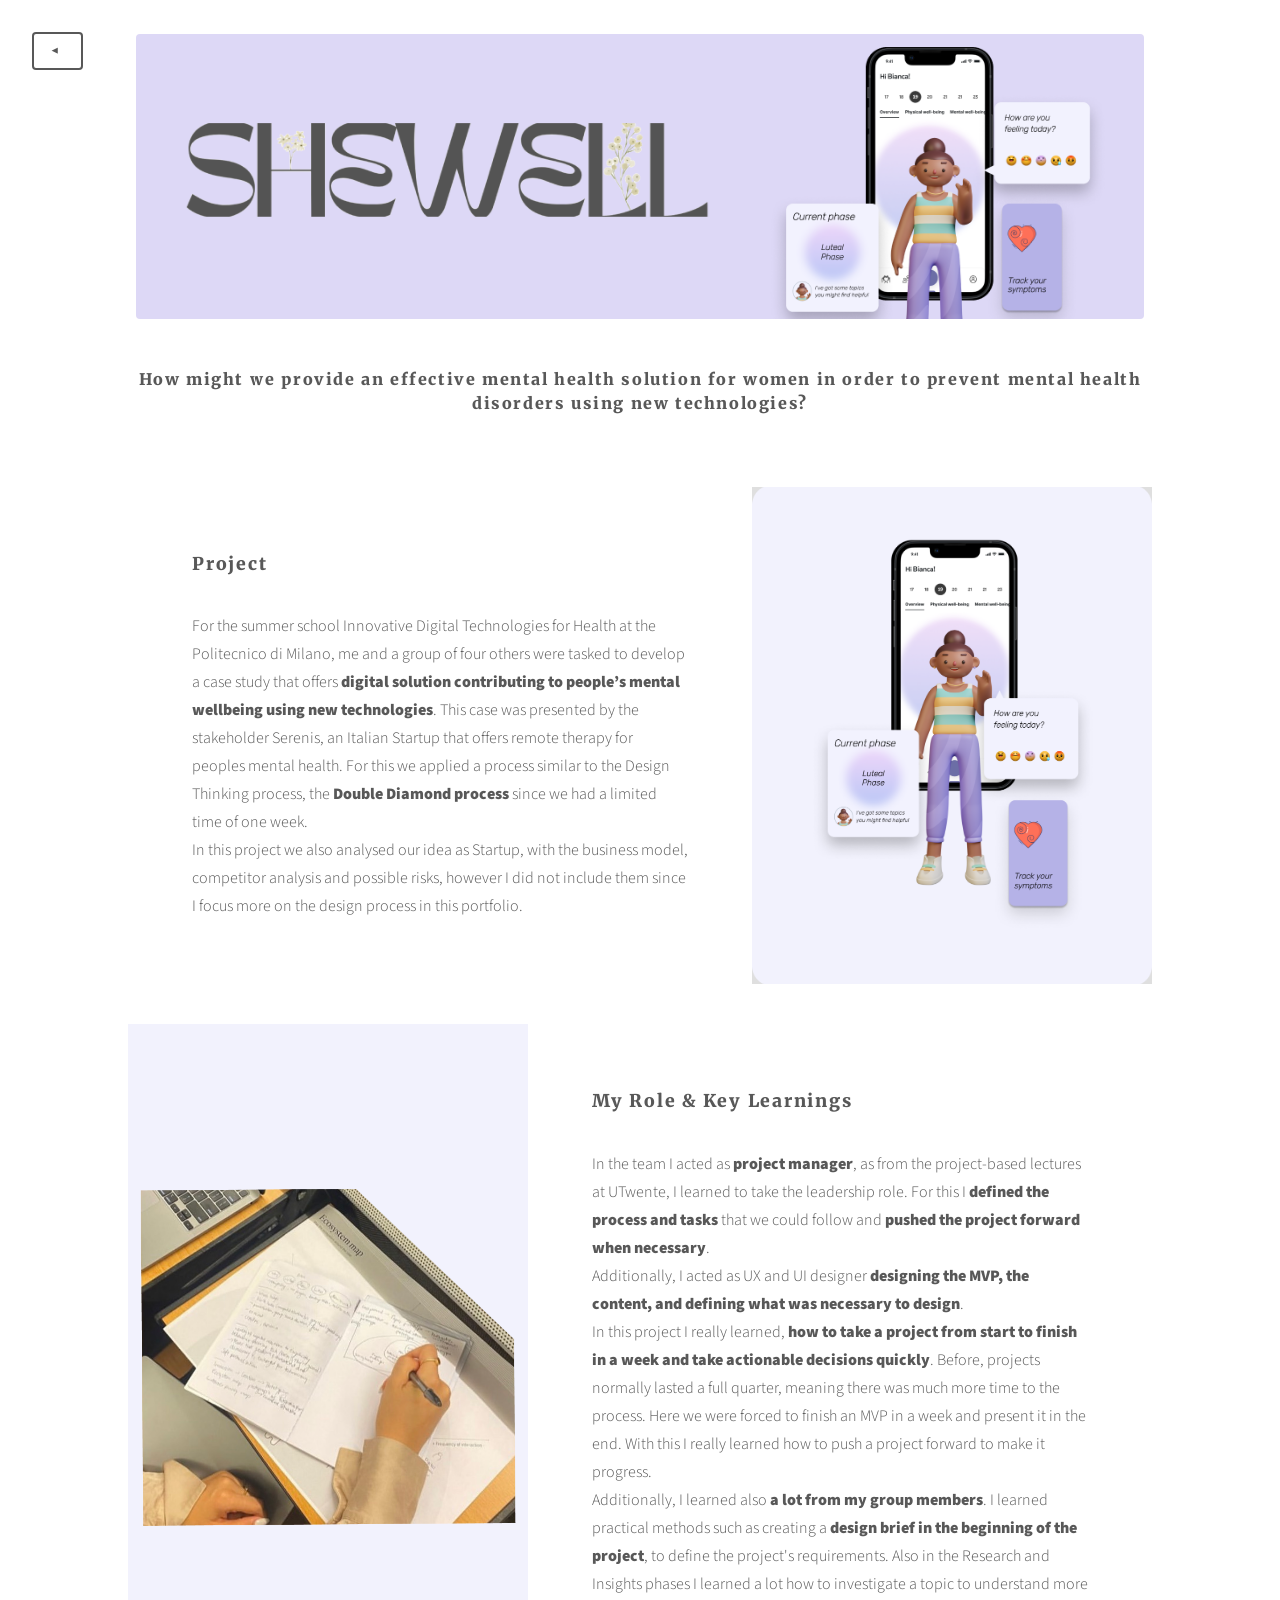
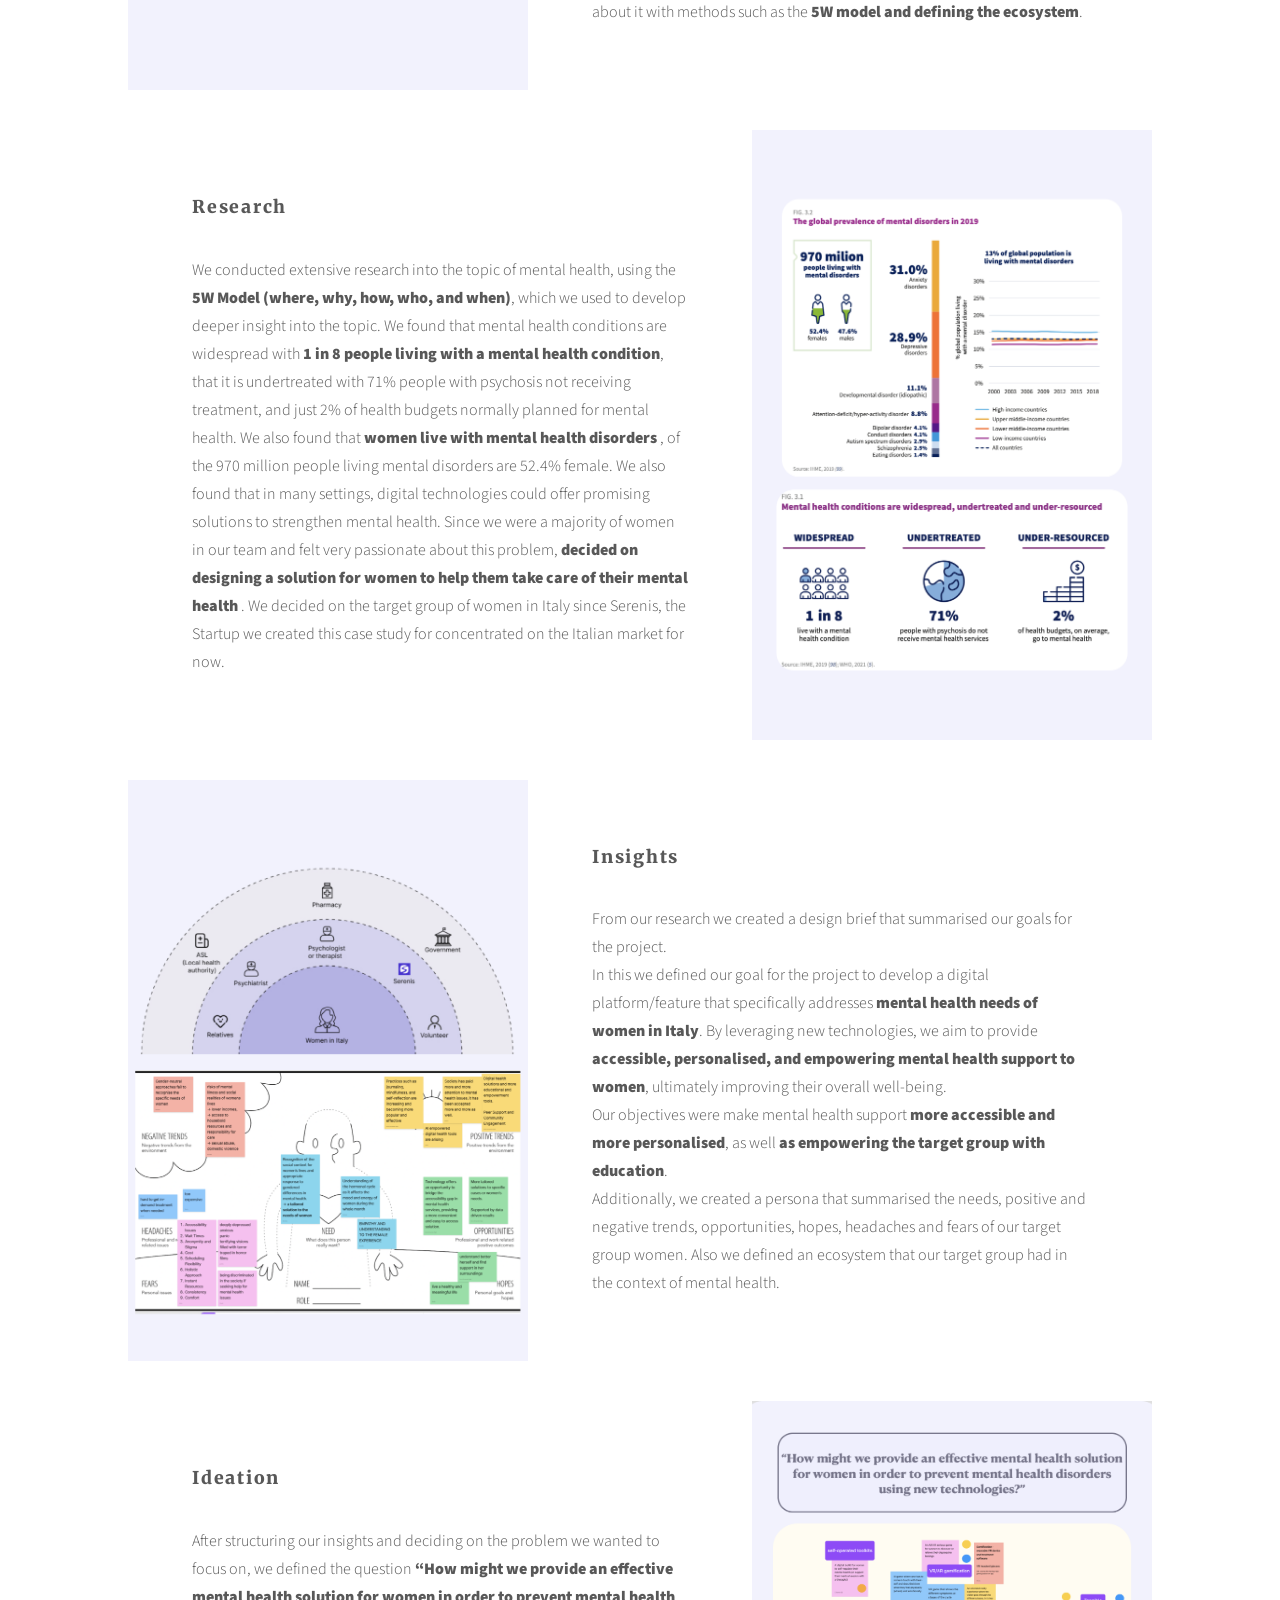
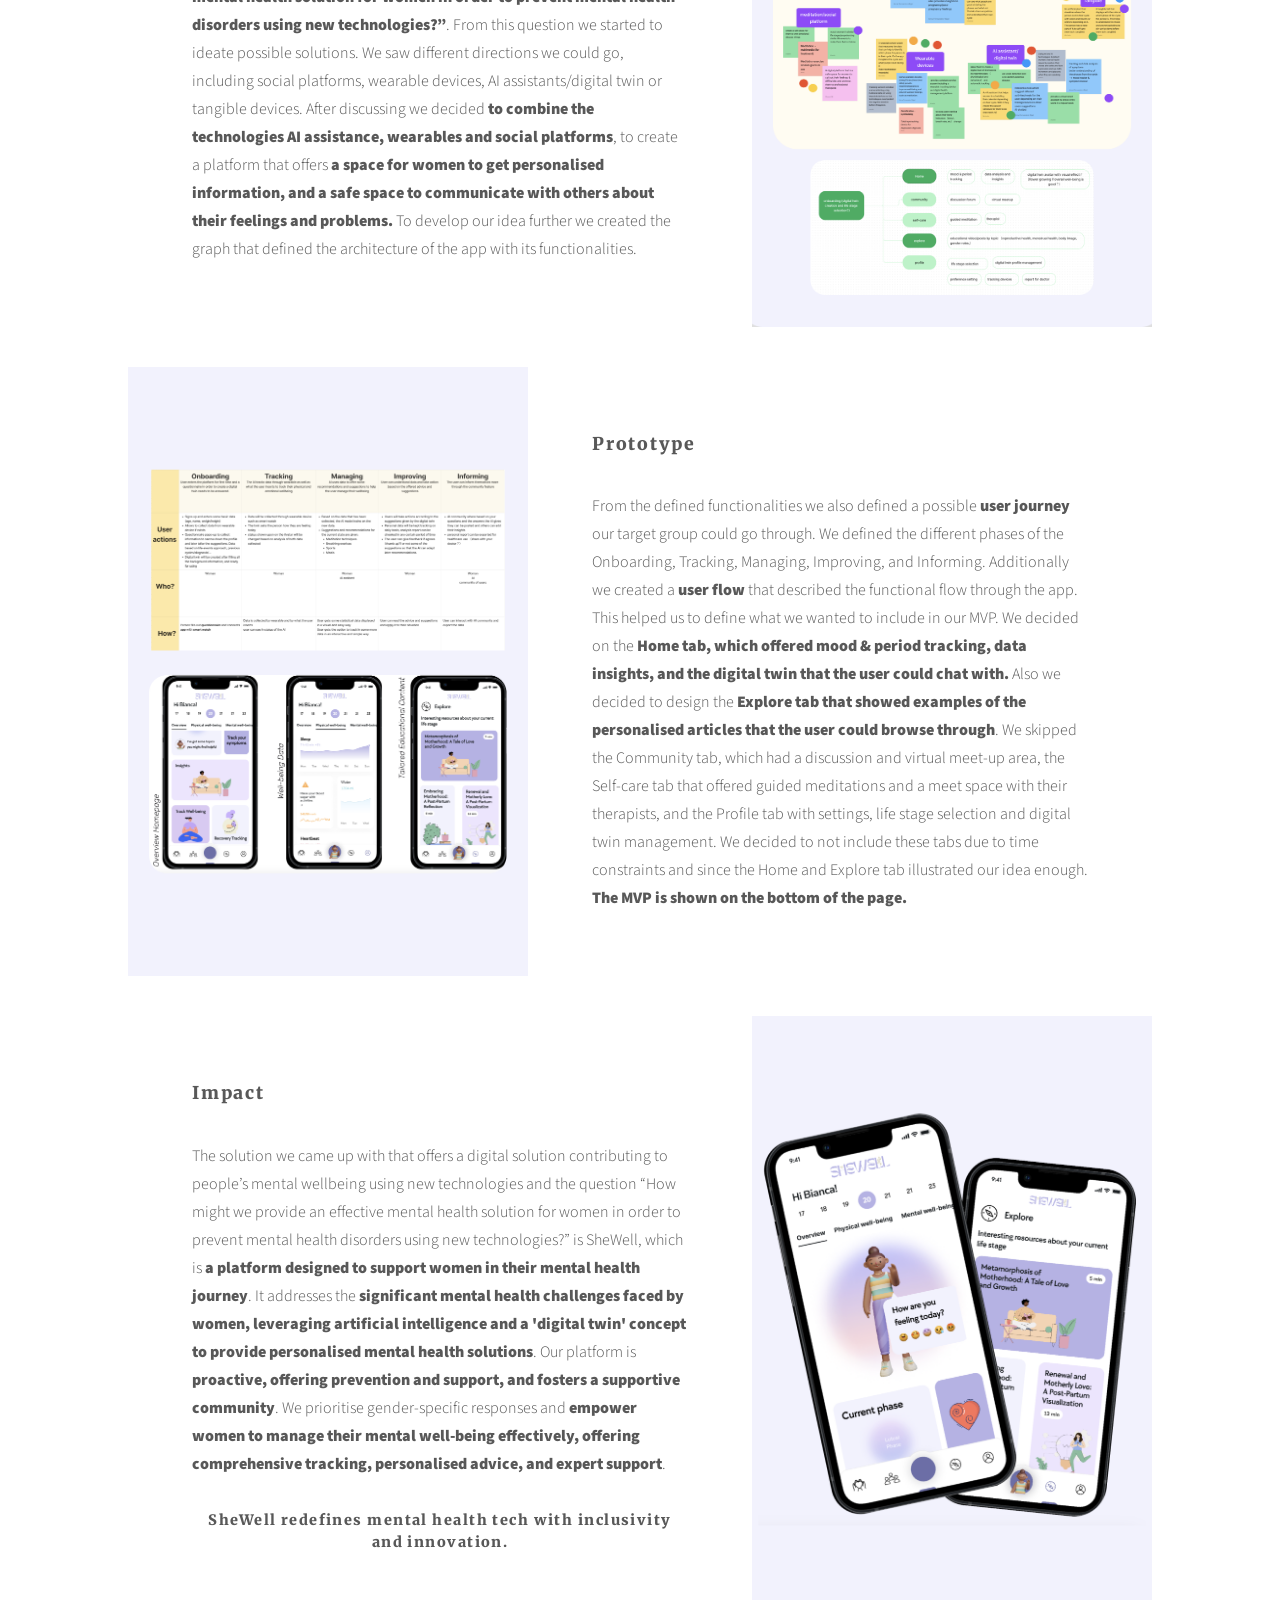
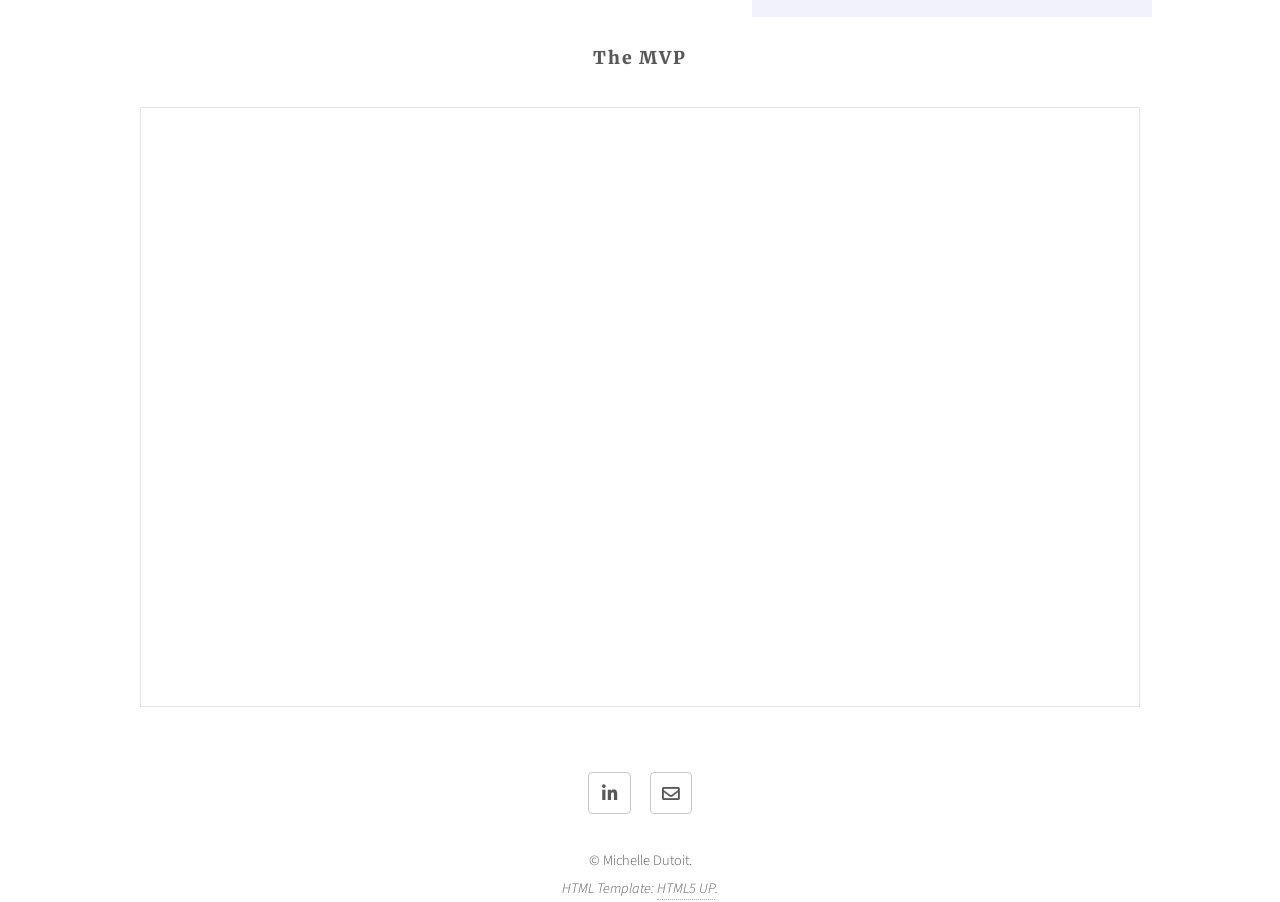
<file: shewell.html>
<!DOCTYPE HTML>
<!--
	Phantom by HTML5 UP
	html5up.net | @ajlkn
	Free for personal and commercial use under the CCA 3.0 license (html5up.net/license)
-->
<html>
	<head>
		<title>SheWell</title>
		<meta charset="utf-8" />
		<meta name="viewport" content="width=device-width, initial-scale=1, user-scalable=no" />
		<link rel="stylesheet" href="assets/css/page.css" />
		<noscript><link rel="stylesheet" href="assets/css/noscript_page	.css" /></noscript>
		<link rel="preconnect" href="https://fonts.googleapis.com">
		<link rel="preconnect" href="https://fonts.gstatic.com" crossorigin>
		<link href="https://fonts.googleapis.com/css2?family=Merriweather:ital,wght@0,300;0,400;0,700;0,900;1,300;1,400;1,700;1,900&display=swap" rel="stylesheet">
	</head>
	<body class="is-preload">
		<!-- Wrapper -->
			<div id="wrapper">

				<!-- Header -->
					<header id="header">
						<div class="inner">
						
							<!-- Nav -->
								<nav>
									<ul>
										<li><a href="index.html" class="button">◀︎</a></li>
									</ul>
								</nav> 

						</div>
					</header>

				<!-- Menu -->
					<nav id="menu">
						<ul class="actions inline">
							<!--<<li><a href="#jumpin" class="button">Let's jump in</a></li>
							<li><a href="#" class="button">More about me</a></li>-->
							<li><a href="mailto:michelle.dutoit.27@gmail.com" class="button">Let's get in touch</a></li>
						</ul>
						
					</nav>

				<!-- Main -->
					<div id="main align-center">
						<div class="inner align-center">
							<span class="image main"><img src="images/pagebanner/SheWell.png" alt="" /></span>
							<h3>How might we provide an effective mental health solution for women in order to prevent mental health disorders using new technologies?</h3>
						
						</div>
						
					</div>

					<section class="spotlight style1 orient-left content-align-left image-position-center onscroll-image-fade-in">
						<div class="content">
							<h2>Project</h2>
							<p>For the summer school Innovative Digital Technologies for Health at the Politecnico di Milano, me and a group of four others were tasked to develop a case study that offers <b>digital solution contributing to people’s mental wellbeing using new technologies</b>.  This case was presented by the stakeholder Serenis, an Italian Startup that offers remote therapy for peoples mental health. For this we applied a process similar to the Design Thinking process, the <b>Double Diamond process</b> since we had a limited time of one week. 
								<br>In this project we also analysed our idea as Startup, with the business model, competitor analysis and possible risks, however I did not include them since I focus more on the design process in this portfolio.</p>					
						</div>
						<div class="image">
							<img src="images/shewell/project.png" alt="" >
						</div>
					</section>

					<section class="spotlight style1 orient-right content-align-left image-position-center onscroll-image-fade-in">
						<div class="content">
							<h2>My Role & Key Learnings</h2>
							<p>In the team I acted as <b>project manager</b>, as from the project-based lectures at UTwente, I learned to take the leadership role. For this I <b>defined the process and tasks</b> that we could follow and <b>pushed the project forward when necessary</b>.
							<br> Additionally, I acted as UX and UI designer <b>designing the MVP, the content, and defining what was necessary to design</b>.
							<br> In this project I really learned, <b>how to take a project from start to finish in a week and take actionable decisions quickly</b>. Before, projects normally lasted a full quarter, meaning there was much more time to the process. Here we were forced to finish an MVP in a week and present it in the end. With this I really learned how to push a project forward to make it progress.
							<br> Additionally, I learned also <b>a lot from my group members</b>. I learned practical methods such as creating a <b>design brief in the beginning of the project</b>, to define the project's requirements. Also in the Research and Insights phases I learned a lot how to investigate a topic to understand more about it with methods such as the <b>5W model and defining the ecosystem</b>.
						</p>					
						</div>
						<div class="image">
							<img src="images/shewell/role.png" alt="" >
						</div>
					</section>

					<section class="spotlight style1 orient-left content-align-left image-position-center onscroll-image-fade-in">
						<div class="content">
							<h2>Research</h2>
							<p>We conducted extensive research into the topic of mental health, using the <b> 5W Model (where, why, how, who, and when)</b>, which we used to develop deeper insight into the topic. We found that mental health conditions are widespread with <b>1 in 8 people living with a mental health condition</b>, that it is undertreated with 71% people with psychosis not receiving treatment, and just 2% of health budgets normally planned for mental health. We also found that <b>women live with mental health disorders</b> , of the 970 million people living mental disorders are 52.4% female. We also found that in many settings, digital technologies could offer promising solutions to strengthen mental health. 
								Since we were a majority of women in our team and felt very passionate about this problem, <b>decided on designing a solution for women to help them take care of their mental health</b> . We decided on the target group of women in Italy since Serenis, the Startup we created this case study for concentrated on the Italian market for now.</p>					
						</div>
						<div class="image">
							<img src="images/shewell/research.png" alt="" >
						</div>
					</section>
					<section class="spotlight style1 orient-right content-align-left image-position-center onscroll-image-fade-in">
						<div class="content">
							<h2>Insights</h2>
							<p>From our research we created a design brief that summarised our goals for the project. 
								<br> In this we defined our goal for the project to develop a digital platform/feature that specifically addresses <b>mental health needs of women in Italy</b>. By leveraging new technologies, we aim to provide <b>accessible, personalised, and empowering mental health support to women</b>, ultimately improving their overall well-being. 
								<br> Our objectives were make mental health support <b>more accessible and more personalised</b>, as well <b>as empowering the target group with education</b>.
								<br> Additionally, we created a persona that summarised the needs, positive and negative trends, opportunities, hopes, headaches and fears of our target group women. Also we defined an ecosystem that our target group had in the context of mental health.
								</p>					
						</div>
						<div class="image">
							<img src="images/shewell/insights.png" alt="">
						</div>
					</section>
					<section class="spotlight style1 orient-left content-align-left image-position-center onscroll-image-fade-in">
						<div class="content">
							<h2>Ideation</h2>
							<p>After structuring our insights and deciding on the problem we wanted to focus on, we defined the question <b>“How might we provide an effective mental health solution for women in order to prevent mental health disorders using new technologies?”</b>. From this question we started to ideate possible solutions. We saw different directions we could go, including social platforms, wearable devices, AI assistants/digital twin or tangible devices. After discussing we decided <b>to combine the technologies AI assistance, wearables and social platforms</b>, to create a platform that offers <b>a space for women to get personalised information, and a safe space to communicate with others about their feelings and problems.</b> To develop our idea further we created the graph that defined the architecture of the app with its functionalities.</p>					
						</div>
						<div class="image">
							<img src="images/shewell/ideation.png" alt="">
						</div>
					</section>
					<section class="spotlight style1 orient-right content-align-left image-position-center onscroll-image-fade-in">
						<div class="content">
							<h2>Prototype</h2>
							<p>From the defined functionalities we also defined a possible <b>user journey</b> our target group could go through. We defined the different phases of the Onboarding, Tracking, Managing, Improving, and Informing. Additionally we created a <b>user flow</b> that described the functional flow through the app. This helped us to define what we wanted to include in our MVP. We decided on the <b>Home tab, which offered mood & period tracking, data insights, and the digital twin that the user could chat with.</b> Also we decided to design the <b> Explore tab that showed examples of the personalised articles that the user could browse through</b>. We skipped the Community tab, which had a discussion and virtual meet-up area, the Self-care tab that offered guided meditations and a meet space with their therapists, and the Profile tab with settings, life stage selection and digital twin management. We decided to not include these tabs due to time constraints and since the Home and Explore tab illustrated our idea enough.
							<br> <b>The MVP is shown on the bottom of the page.</b></p>					
						</div>
						<div class="image">
							<img src="images/shewell/prototype.png" alt="">
						</div>
					</section>
					<section class="spotlight style1 orient-left content-align-left image-position-center onscroll-image-fade-in">
						<div class="content">
							<h2>Impact</h2>
							<p>The solution we came up with that offers a digital solution contributing to people’s mental wellbeing using new technologies and the question “How might we provide an effective mental health solution for women in order to prevent mental health disorders using new technologies?”  is SheWell, which is <b>a platform designed to support women in their mental health journey</b>. It addresses the <b>significant mental health challenges faced by women, leveraging artificial intelligence and a 'digital twin' concept to provide personalised mental health solutions</b>. Our platform is <b>proactive, offering prevention and support, and fosters a supportive community</b>. We prioritise gender-specific responses and <b>empower women to manage their mental well-being effectively, offering comprehensive tracking, personalised advice, and expert support</b>. 
								<br>
								<h5>SheWell redefines mental health tech with inclusivity and innovation.</h5>
							</p>					
						</div>
						<div class="image">
							<img src="images/shewell/result.png" alt="">
						</div>
					</section>
					<br>
					<div id="main align-center">
						<div class="inner align-center">
							<h2>The MVP</h2>
							<iframe style="border: 1px solid rgba(0, 0, 0, 0.1);" width="1000" height="600" src="https://www.figma.com/embed?embed_host=share&url=https%3A%2F%2Fwww.figma.com%2Fproto%2FMRBGDWKNPgDgKW66mD0upA%2FSmart-Mental-Health-App%3Fpage-id%3D510%253A365%26node-id%3D1328-1308%26viewport%3D-242%252C135%252C0.1%26t%3Ddh6MzOzNF11e8nqe-1%26scaling%3Dscale-down%26content-scaling%3Dfixed%26starting-point-node-id%3D1328%253A1308" allowfullscreen></iframe>
						
						</div>
						
					</div>
					<br>
					<br>
					<!-- Footer -->
					<footer class="wrapper style1 align-center">
						<div class="inner">
							<ul class="icons">
								<li><a href="https://www.linkedin.com/in/michelle-dutoit/" class="icon brands style2 fa-linkedin-in"><span class="label">LinkedIn</span></a></li>
								<li><a href="mailto:michelle.dutoit.27@gmail.com" class="icon style2 fa-envelope"><span class="label">Email</span></a></li>
							</ul>
							<small>&copy; Michelle Dutoit. <br><i>HTML Template: <a href="https://html5up.net">HTML5 UP</a>.</i></small>
						</div>
					</footer>

			</div>

		<!-- Scripts -->
			<script src="assets/js/jquery.min.js"></script>
			<script src="assets/js/browser.min.js"></script>
			<script src="assets/js/breakpoints.min.js"></script>
			<script src="assets/js/util.js"></script>
			<script src="assets/js/main.js"></script>

	</body>
</html>
</file>
<file: assets/css/noscript.css>
/*
	Story by HTML5 UP
	html5up.net | @ajlkn
	Free for personal and commercial use under the CCA 3.0 license (html5up.net/license)
*/

/* Banner (transitions) */

	.banner.onload-content-fade-up .content {
		-moz-transition: none;
		-webkit-transition: none;
		-ms-transition: none;
		transition: none;
	}

	body.is-preload .banner.onload-content-fade-up .content {
		-moz-transform: none;
		-webkit-transform: none;
		-ms-transform: none;
		transform: none;
		opacity: 1;
	}

	.banner.onload-content-fade-down .content {
		-moz-transition: none;
		-webkit-transition: none;
		-ms-transition: none;
		transition: none;
	}

	body.is-preload .banner.onload-content-fade-down .content {
		-moz-transform: none;
		-webkit-transform: none;
		-ms-transform: none;
		transform: none;
		opacity: 1;
	}

	.banner.onload-content-fade-left .content {
		-moz-transition: none;
		-webkit-transition: none;
		-ms-transition: none;
		transition: none;
	}

	body.is-preload .banner.onload-content-fade-left .content {
		-moz-transform: none;
		-webkit-transform: none;
		-ms-transform: none;
		transform: none;
		opacity: 1;
	}

	.banner.onload-content-fade-right .content {
		-moz-transition: none;
		-webkit-transition: none;
		-ms-transition: none;
		transition: none;
	}

	body.is-preload .banner.onload-content-fade-right .content {
		-moz-transform: none;
		-webkit-transform: none;
		-ms-transform: none;
		transform: none;
		opacity: 1;
	}

	.banner.onload-content-fade-in .content {
		-moz-transition: none;
		-webkit-transition: none;
		-ms-transition: none;
		transition: none;
	}

	body.is-preload .banner.onload-content-fade-in .content {
		-moz-transform: none;
		-webkit-transform: none;
		-ms-transform: none;
		transform: none;
		opacity: 1;
	}

	.banner.onload-image-fade-up .image {
		-moz-transition: none;
		-webkit-transition: none;
		-ms-transition: none;
		transition: none;
	}

		.banner.onload-image-fade-up .image img {
			-moz-transition: none;
			-webkit-transition: none;
			-ms-transition: none;
			transition: none;
		}

	body.is-preload .banner.onload-image-fade-up .image {
		-moz-transform: none;
		-webkit-transform: none;
		-ms-transform: none;
		transform: none;
		opacity: 1;
	}

		body.is-preload .banner.onload-image-fade-up .image img {
			opacity: 1;
		}

	.banner.onload-image-fade-down .image {
		-moz-transition: none;
		-webkit-transition: none;
		-ms-transition: none;
		transition: none;
	}

		.banner.onload-image-fade-down .image img {
			-moz-transition: none;
			-webkit-transition: none;
			-ms-transition: none;
			transition: none;
		}

	body.is-preload .banner.onload-image-fade-down .image {
		-moz-transform: none;
		-webkit-transform: none;
		-ms-transform: none;
		transform: none;
		opacity: 1;
	}

		body.is-preload .banner.onload-image-fade-down .image img {
			opacity: 1;
		}

	.banner.onload-image-fade-left .image {
		-moz-transition: none;
		-webkit-transition: none;
		-ms-transition: none;
		transition: none;
	}

		.banner.onload-image-fade-left .image img {
			-moz-transition: none;
			-webkit-transition: none;
			-ms-transition: none;
			transition: none;
		}

	body.is-preload .banner.onload-image-fade-left .image {
		-moz-transform: none;
		-webkit-transform: none;
		-ms-transform: none;
		transform: none;
		opacity: 1;
	}

		body.is-preload .banner.onload-image-fade-left .image img {
			opacity: 1;
		}

	.banner.onload-image-fade-right .image {
		-moz-transition: none;
		-webkit-transition: none;
		-ms-transition: none;
		transition: none;
	}

		.banner.onload-image-fade-right .image img {
			-moz-transition: none;
			-webkit-transition: none;
			-ms-transition: none;
			transition: none;
		}

	body.is-preload .banner.onload-image-fade-right .image {
		-moz-transform: none;
		-webkit-transform: none;
		-ms-transform: none;
		transform: none;
		opacity: 1;
	}

		body.is-preload .banner.onload-image-fade-right .image img {
			opacity: 1;
		}

	.banner.onload-image-fade-in .image img {
		-moz-transition: none;
		-webkit-transition: none;
		-ms-transition: none;
		transition: none;
	}

	body.is-preload .banner.onload-image-fade-in .image img {
		opacity: 1;
	}

	.banner.onscroll-content-fade-up .content {
		-moz-transition: none;
		-webkit-transition: none;
		-ms-transition: none;
		transition: none;
	}

	.banner.onscroll-content-fade-up.is-inactive .content {
		-moz-transform: none;
		-webkit-transform: none;
		-ms-transform: none;
		transform: none;
		opacity: 1;
	}

	.banner.onscroll-content-fade-down .content {
		-moz-transition: none;
		-webkit-transition: none;
		-ms-transition: none;
		transition: none;
	}

	.banner.onscroll-content-fade-down.is-inactive .content {
		-moz-transform: none;
		-webkit-transform: none;
		-ms-transform: none;
		transform: none;
		opacity: 1;
	}

	.banner.onscroll-content-fade-left .content {
		-moz-transition: none;
		-webkit-transition: none;
		-ms-transition: none;
		transition: none;
	}

	.banner.onscroll-content-fade-left.is-inactive .content {
		-moz-transform: none;
		-webkit-transform: none;
		-ms-transform: none;
		transform: none;
		opacity: 1;
	}

	.banner.onscroll-content-fade-right .content {
		-moz-transition: none;
		-webkit-transition: none;
		-ms-transition: none;
		transition: none;
	}

	.banner.onscroll-content-fade-right.is-inactive .content {
		-moz-transform: none;
		-webkit-transform: none;
		-ms-transform: none;
		transform: none;
		opacity: 1;
	}

	.banner.onscroll-content-fade-in .content {
		-moz-transition: none;
		-webkit-transition: none;
		-ms-transition: none;
		transition: none;
	}

	.banner.onscroll-content-fade-in.is-inactive .content {
		-moz-transform: none;
		-webkit-transform: none;
		-ms-transform: none;
		transform: none;
		opacity: 1;
	}

	.banner.onscroll-image-fade-up .image {
		-moz-transition: none;
		-webkit-transition: none;
		-ms-transition: none;
		transition: none;
	}

		.banner.onscroll-image-fade-up .image img {
			-moz-transition: none;
			-webkit-transition: none;
			-ms-transition: none;
			transition: none;
		}

	.banner.onscroll-image-fade-up.is-inactive .image {
		-moz-transform: none;
		-webkit-transform: none;
		-ms-transform: none;
		transform: none;
		opacity: 1;
	}

		.banner.onscroll-image-fade-up.is-inactive .image img {
			opacity: 1;
		}

	.banner.onscroll-image-fade-down .image {
		-moz-transition: none;
		-webkit-transition: none;
		-ms-transition: none;
		transition: none;
	}

		.banner.onscroll-image-fade-down .image img {
			-moz-transition: none;
			-webkit-transition: none;
			-ms-transition: none;
			transition: none;
		}

	.banner.onscroll-image-fade-down.is-inactive .image {
		-moz-transform: none;
		-webkit-transform: none;
		-ms-transform: none;
		transform: none;
		opacity: 1;
	}

		.banner.onscroll-image-fade-down.is-inactive .image img {
			opacity: 1;
		}

	.banner.onscroll-image-fade-left .image {
		-moz-transition: none;
		-webkit-transition: none;
		-ms-transition: none;
		transition: none;
	}

		.banner.onscroll-image-fade-left .image img {
			-moz-transition: none;
			-webkit-transition: none;
			-ms-transition: none;
			transition: none;
		}

	.banner.onscroll-image-fade-left.is-inactive .image {
		-moz-transform: none;
		-webkit-transform: none;
		-ms-transform: none;
		transform: none;
		opacity: 1;
	}

		.banner.onscroll-image-fade-left.is-inactive .image img {
			opacity: 1;
		}

	.banner.onscroll-image-fade-right .image {
		-moz-transition: none;
		-webkit-transition: none;
		-ms-transition: none;
		transition: none;
	}

		.banner.onscroll-image-fade-right .image img {
			-moz-transition: none;
			-webkit-transition: none;
			-ms-transition: none;
			transition: none;
		}

	.banner.onscroll-image-fade-right.is-inactive .image {
		-moz-transform: none;
		-webkit-transform: none;
		-ms-transform: none;
		transform: none;
		opacity: 1;
	}

		.banner.onscroll-image-fade-right.is-inactive .image img {
			opacity: 1;
		}

	.banner.onscroll-image-fade-in .image img {
		-moz-transition: none;
		-webkit-transition: none;
		-ms-transition: none;
		transition: none;
	}

	.banner.onscroll-image-fade-in.is-inactive .image img {
		opacity: 1;
	}
</file>
<file: html5up-story/assets/css/noscript.css>
/*
	Story by HTML5 UP
	html5up.net | @ajlkn
	Free for personal and commercial use under the CCA 3.0 license (html5up.net/license)
*/

/* Banner (transitions) */

	.banner.onload-content-fade-up .content {
		-moz-transition: none;
		-webkit-transition: none;
		-ms-transition: none;
		transition: none;
	}

	body.is-preload .banner.onload-content-fade-up .content {
		-moz-transform: none;
		-webkit-transform: none;
		-ms-transform: none;
		transform: none;
		opacity: 1;
	}

	.banner.onload-content-fade-down .content {
		-moz-transition: none;
		-webkit-transition: none;
		-ms-transition: none;
		transition: none;
	}

	body.is-preload .banner.onload-content-fade-down .content {
		-moz-transform: none;
		-webkit-transform: none;
		-ms-transform: none;
		transform: none;
		opacity: 1;
	}

	.banner.onload-content-fade-left .content {
		-moz-transition: none;
		-webkit-transition: none;
		-ms-transition: none;
		transition: none;
	}

	body.is-preload .banner.onload-content-fade-left .content {
		-moz-transform: none;
		-webkit-transform: none;
		-ms-transform: none;
		transform: none;
		opacity: 1;
	}

	.banner.onload-content-fade-right .content {
		-moz-transition: none;
		-webkit-transition: none;
		-ms-transition: none;
		transition: none;
	}

	body.is-preload .banner.onload-content-fade-right .content {
		-moz-transform: none;
		-webkit-transform: none;
		-ms-transform: none;
		transform: none;
		opacity: 1;
	}

	.banner.onload-content-fade-in .content {
		-moz-transition: none;
		-webkit-transition: none;
		-ms-transition: none;
		transition: none;
	}

	body.is-preload .banner.onload-content-fade-in .content {
		-moz-transform: none;
		-webkit-transform: none;
		-ms-transform: none;
		transform: none;
		opacity: 1;
	}

	.banner.onload-image-fade-up .image {
		-moz-transition: none;
		-webkit-transition: none;
		-ms-transition: none;
		transition: none;
	}

		.banner.onload-image-fade-up .image img {
			-moz-transition: none;
			-webkit-transition: none;
			-ms-transition: none;
			transition: none;
		}

	body.is-preload .banner.onload-image-fade-up .image {
		-moz-transform: none;
		-webkit-transform: none;
		-ms-transform: none;
		transform: none;
		opacity: 1;
	}

		body.is-preload .banner.onload-image-fade-up .image img {
			opacity: 1;
		}

	.banner.onload-image-fade-down .image {
		-moz-transition: none;
		-webkit-transition: none;
		-ms-transition: none;
		transition: none;
	}

		.banner.onload-image-fade-down .image img {
			-moz-transition: none;
			-webkit-transition: none;
			-ms-transition: none;
			transition: none;
		}

	body.is-preload .banner.onload-image-fade-down .image {
		-moz-transform: none;
		-webkit-transform: none;
		-ms-transform: none;
		transform: none;
		opacity: 1;
	}

		body.is-preload .banner.onload-image-fade-down .image img {
			opacity: 1;
		}

	.banner.onload-image-fade-left .image {
		-moz-transition: none;
		-webkit-transition: none;
		-ms-transition: none;
		transition: none;
	}

		.banner.onload-image-fade-left .image img {
			-moz-transition: none;
			-webkit-transition: none;
			-ms-transition: none;
			transition: none;
		}

	body.is-preload .banner.onload-image-fade-left .image {
		-moz-transform: none;
		-webkit-transform: none;
		-ms-transform: none;
		transform: none;
		opacity: 1;
	}

		body.is-preload .banner.onload-image-fade-left .image img {
			opacity: 1;
		}

	.banner.onload-image-fade-right .image {
		-moz-transition: none;
		-webkit-transition: none;
		-ms-transition: none;
		transition: none;
	}

		.banner.onload-image-fade-right .image img {
			-moz-transition: none;
			-webkit-transition: none;
			-ms-transition: none;
			transition: none;
		}

	body.is-preload .banner.onload-image-fade-right .image {
		-moz-transform: none;
		-webkit-transform: none;
		-ms-transform: none;
		transform: none;
		opacity: 1;
	}

		body.is-preload .banner.onload-image-fade-right .image img {
			opacity: 1;
		}

	.banner.onload-image-fade-in .image img {
		-moz-transition: none;
		-webkit-transition: none;
		-ms-transition: none;
		transition: none;
	}

	body.is-preload .banner.onload-image-fade-in .image img {
		opacity: 1;
	}

	.banner.onscroll-content-fade-up .content {
		-moz-transition: none;
		-webkit-transition: none;
		-ms-transition: none;
		transition: none;
	}

	.banner.onscroll-content-fade-up.is-inactive .content {
		-moz-transform: none;
		-webkit-transform: none;
		-ms-transform: none;
		transform: none;
		opacity: 1;
	}

	.banner.onscroll-content-fade-down .content {
		-moz-transition: none;
		-webkit-transition: none;
		-ms-transition: none;
		transition: none;
	}

	.banner.onscroll-content-fade-down.is-inactive .content {
		-moz-transform: none;
		-webkit-transform: none;
		-ms-transform: none;
		transform: none;
		opacity: 1;
	}

	.banner.onscroll-content-fade-left .content {
		-moz-transition: none;
		-webkit-transition: none;
		-ms-transition: none;
		transition: none;
	}

	.banner.onscroll-content-fade-left.is-inactive .content {
		-moz-transform: none;
		-webkit-transform: none;
		-ms-transform: none;
		transform: none;
		opacity: 1;
	}

	.banner.onscroll-content-fade-right .content {
		-moz-transition: none;
		-webkit-transition: none;
		-ms-transition: none;
		transition: none;
	}

	.banner.onscroll-content-fade-right.is-inactive .content {
		-moz-transform: none;
		-webkit-transform: none;
		-ms-transform: none;
		transform: none;
		opacity: 1;
	}

	.banner.onscroll-content-fade-in .content {
		-moz-transition: none;
		-webkit-transition: none;
		-ms-transition: none;
		transition: none;
	}

	.banner.onscroll-content-fade-in.is-inactive .content {
		-moz-transform: none;
		-webkit-transform: none;
		-ms-transform: none;
		transform: none;
		opacity: 1;
	}

	.banner.onscroll-image-fade-up .image {
		-moz-transition: none;
		-webkit-transition: none;
		-ms-transition: none;
		transition: none;
	}

		.banner.onscroll-image-fade-up .image img {
			-moz-transition: none;
			-webkit-transition: none;
			-ms-transition: none;
			transition: none;
		}

	.banner.onscroll-image-fade-up.is-inactive .image {
		-moz-transform: none;
		-webkit-transform: none;
		-ms-transform: none;
		transform: none;
		opacity: 1;
	}

		.banner.onscroll-image-fade-up.is-inactive .image img {
			opacity: 1;
		}

	.banner.onscroll-image-fade-down .image {
		-moz-transition: none;
		-webkit-transition: none;
		-ms-transition: none;
		transition: none;
	}

		.banner.onscroll-image-fade-down .image img {
			-moz-transition: none;
			-webkit-transition: none;
			-ms-transition: none;
			transition: none;
		}

	.banner.onscroll-image-fade-down.is-inactive .image {
		-moz-transform: none;
		-webkit-transform: none;
		-ms-transform: none;
		transform: none;
		opacity: 1;
	}

		.banner.onscroll-image-fade-down.is-inactive .image img {
			opacity: 1;
		}

	.banner.onscroll-image-fade-left .image {
		-moz-transition: none;
		-webkit-transition: none;
		-ms-transition: none;
		transition: none;
	}

		.banner.onscroll-image-fade-left .image img {
			-moz-transition: none;
			-webkit-transition: none;
			-ms-transition: none;
			transition: none;
		}

	.banner.onscroll-image-fade-left.is-inactive .image {
		-moz-transform: none;
		-webkit-transform: none;
		-ms-transform: none;
		transform: none;
		opacity: 1;
	}

		.banner.onscroll-image-fade-left.is-inactive .image img {
			opacity: 1;
		}

	.banner.onscroll-image-fade-right .image {
		-moz-transition: none;
		-webkit-transition: none;
		-ms-transition: none;
		transition: none;
	}

		.banner.onscroll-image-fade-right .image img {
			-moz-transition: none;
			-webkit-transition: none;
			-ms-transition: none;
			transition: none;
		}

	.banner.onscroll-image-fade-right.is-inactive .image {
		-moz-transform: none;
		-webkit-transform: none;
		-ms-transform: none;
		transform: none;
		opacity: 1;
	}

		.banner.onscroll-image-fade-right.is-inactive .image img {
			opacity: 1;
		}

	.banner.onscroll-image-fade-in .image img {
		-moz-transition: none;
		-webkit-transition: none;
		-ms-transition: none;
		transition: none;
	}

	.banner.onscroll-image-fade-in.is-inactive .image img {
		opacity: 1;
	}
</file>
<file: assets/css/main.css>
@import url(fontawesome-all.min.css);
@import url("https://fonts.googleapis.com/css?family=Source+Sans+Pro:300,300i,400,400i");
@import url("https://fonts.googleapis.com/css2?family=Merriweather:ital,wght@0,300;0,400;0,700;0,900;1,300;1,400;1,700;1,900&display=swap");


/*
	Story by HTML5 UP
	html5up.net | @ajlkn
	Free for personal and commercial use under the CCA 3.0 license (html5up.net/license)
*/

html, body, div, span, applet, object,
iframe, h1, h2, h3, h4, h5, h6, p, blockquote,
pre, a, abbr, acronym, address, big, cite,
code, del, dfn, em, img, ins, kbd, q, s, samp,
small, strike, strong, sub, sup, tt, var, b,
u, i, center, dl, dt, dd, ol, ul, li, fieldset,
form, label, legend, table, caption, tbody,
tfoot, thead, tr, th, td, article, aside,
canvas, details, embed, figure, figcaption,
footer, header, hgroup, menu, nav, output, ruby,
section, summary, time, mark, audio, video {
	margin: 0;
	padding: 0;
	border: 0;
	font-size: 100%;
	font: inherit;
	vertical-align: baseline;}

article, aside, details, figcaption, figure,
footer, header, hgroup, menu, nav, section {
	display: block;}

body {
	line-height: 1;
}

ol, ul {
	list-style: none;
}

blockquote, q {
	quotes: none;
}

	blockquote:before, blockquote:after, q:before, q:after {
		content: '';
		content: none;
	}

table {
	border-collapse: collapse;
	border-spacing: 0;
}

body {
	-webkit-text-size-adjust: none;
}

mark {
	background-color: transparent;
	color: inherit;
}

input::-moz-focus-inner {
	border: 0;
	padding: 0;
}

input, select, textarea {
	-moz-appearance: none;
	-webkit-appearance: none;
	-ms-appearance: none;
	appearance: none;
}

/* Basic */

	@-ms-viewport {
		width: device-width;
	}

	body {
		-ms-overflow-style: scrollbar;
	}

	@media screen and (max-width: 480px) {

		html, body {
			min-width: 320px;
		}

	}

	html {
		box-sizing: border-box;
	}

	*, *:before, *:after {
		box-sizing: inherit;
	}

	body {
		background: #ffffff;
	}

		body.is-preload *, body.is-preload *:before, body.is-preload *:after {
			-moz-animation: none !important;
			-webkit-animation: none !important;
			-ms-animation: none !important;
			animation: none !important;
			-moz-transition: none !important;
			-webkit-transition: none !important;
			-ms-transition: none !important;
			transition: none !important;
		}

/* Type */

	html {
		font-size: 18pt;
	}

		@media screen and (max-width: 1680px) {

			html {
				font-size: 14pt;
			}

		}

		@media screen and (max-width: 1280px) {

			html {
				font-size: 12pt;
			}

		}

		@media screen and (max-width: 736px) {

			html {
				font-size: 11pt;
			}

		}

		@media screen and (max-width: 360px) {

			html {
				font-size: 10pt;
			}

		}

	body {
		background-color: #ffffff;
		color: #000000;
	}

	body, input, select, textarea {
		font-family: "Source Sans Pro", Helvetica, sans-serif;
		font-size: 1rem;
		font-weight: 300;
		line-height: 1.65;
	}

	a {
		-moz-transition: color 0.2s ease-in-out;
		-webkit-transition: color 0.2s ease-in-out;
		-ms-transition: color 0.2s ease-in-out;
		transition: color 0.2s ease-in-out;
		text-decoration: underline;
	}

		a:hover {
			text-decoration: none;
		}

	strong, b {
		font-weight: 400;
	}

	em, i {
		font-style: italic;
	}

	small {
		font-size: 0.9rem;
	}

	p {
		margin: 0 0 2rem 0;
	}

		p.major {
			font-size: 1.25rem;
		}

	h1, h2, h3, h4, h5, h6 {
		font-family: "Merriweather", Georgia, 'Times New Roman', Times, serif;
		font-weight: 300;
		line-height: 1.375;
		margin: 0 0 1rem 0;
	}

		h1 a, h2 a, h3 a, h4 a, h5 a, h6 a {
			color: inherit;
			text-decoration: none;
		}

	h1 {
		font-size: 3.5rem;
		line-height: 1.2;
	}

	h2 {
		font-size: 2.25rem;
	}

	h3 {
		font-size: 1.5rem;
	}

	h4 {
		font-size: 1.1rem;
	}

	h5 {
		font-size: 0.9rem;
		text-align: center;
	}

	h6 {
		font-size: 0.7rem;
	}

	sub {
		font-size: 0.8rem;
		position: relative;
		top: 0.5rem;
	}

	sup {
		font-size: 0.8rem;
		position: relative;
		top: -0.5rem;
	}

	blockquote {
		border-left: solid 4px;
		font-style: italic;
		margin: 0 0 2rem 0;
		padding: 0.5rem 0 0.5rem 2rem;
	}

	code {
		border-radius: 4px;
		font-family: "Courier New", monospace;
		font-size: 0.9em;
		margin: 0 0.25rem;
		padding: 0.25rem 0.325rem;
	}

	pre {
		-webkit-overflow-scrolling: touch;
		font-family: "Courier New", monospace;
		font-size: 0.9em;
		margin: 0 0 2rem 0;
	}

		pre code {
			display: block;
			line-height: 1.5;
			padding: 0.75rem 1rem;
			overflow-x: auto;
		}

	hr {
		border: 0;
		border-bottom: solid 1px;
		margin: 2.5rem 0;
	}

		hr.major {
			margin: 3.5rem 0;
		}

	.align-left {
		text-align: left;
	}

	.align-center {
		text-align: center;
	}

	.align-right {
		text-align: right;
	}

	@media screen and (max-width: 736px) {

		p.major {
			font-size: 1.1rem;
		}

		h1 {
			font-size: 2.5rem;
		}

		h2 {
			font-size: 2rem;
		}

		h3 {
			font-size: 1.25rem;
		}

		h4 {
			font-size: 1rem;
		}

	}

	input, select, textarea {
		color: #000000;
	}

	a {
		color: #000000;
	}

		a:hover {
			color: #47D3E5;
		}

	strong, b {
		color: #000000;
	}

	h1,h2, h3, h4, h5, h6{
		color: #000000;
	}


	blockquote {
		border-left-color: rgba(0, 0, 0, 0.2);
	}

	code {
		background: rgba(0, 0, 0, 0.05);
		border-color: rgba(0, 0, 0, 0.2);
	}

	hr {
		border-bottom-color: rgba(0, 0, 0, 0.2);
	}

/* Row */

	.row {
		display: flex;
		flex-wrap: wrap;
		box-sizing: border-box;
		align-items: stretch;
	}

		.row > * {
			box-sizing: border-box;
		}

		.row.gtr-uniform > * > :last-child {
			margin-bottom: 0;
		}

		.row.aln-left {
			justify-content: flex-start;
		}

		.row.aln-center {
			justify-content: center;
		}

		.row.aln-right {
			justify-content: flex-end;
		}

		.row.aln-top {
			align-items: flex-start;
		}

		.row.aln-middle {
			align-items: center;
		}

		.row.aln-bottom {
			align-items: flex-end;
		}

		.row > .imp {
			order: -1;
		}

		.row > .col-1 {
			width: 8.33333%;
		}

		.row > .off-1 {
			margin-left: 8.33333%;
		}

		.row > .col-2 {
			width: 16.66667%;
		}

		.row > .off-2 {
			margin-left: 16.66667%;
		}

		.row > .col-3 {
			width: 25%;
		}

		.row > .off-3 {
			margin-left: 25%;
		}

		.row > .col-4 {
			width: 33.33333%;
		}

		.row > .off-4 {
			margin-left: 33.33333%;
		}

		.row > .col-5 {
			width: 41.66667%;
		}

		.row > .off-5 {
			margin-left: 41.66667%;
		}

		.row > .col-6 {
			width: 50%;
		}

		.row > .off-6 {
			margin-left: 50%;
		}

		.row > .col-7 {
			width: 58.33333%;
		}

		.row > .off-7 {
			margin-left: 58.33333%;
		}

		.row > .col-8 {
			width: 66.66667%;
		}

		.row > .off-8 {
			margin-left: 66.66667%;
		}

		.row > .col-9 {
			width: 75%;
		}

		.row > .off-9 {
			margin-left: 75%;
		}

		.row > .col-10 {
			width: 83.33333%;
		}

		.row > .off-10 {
			margin-left: 83.33333%;
		}

		.row > .col-11 {
			width: 91.66667%;
		}

		.row > .off-11 {
			margin-left: 91.66667%;
		}

		.row > .col-12 {
			width: 100%;
		}

		.row > .off-12 {
			margin-left: 100%;
		}

		.row.gtr-0 {
			margin-top: 0;
			margin-left: 0rem;
		}

			.row.gtr-0 > * {
				padding: 0 0 0 0rem;
			}

			.row.gtr-0.gtr-uniform {
				margin-top: 0rem;
			}

				.row.gtr-0.gtr-uniform > * {
					padding-top: 0rem;
				}

		.row.gtr-25 {
			margin-top: 0;
			margin-left: -0.5rem;
		}

			.row.gtr-25 > * {
				padding: 0 0 0 0.5rem;
			}

			.row.gtr-25.gtr-uniform {
				margin-top: -0.5rem;
			}

				.row.gtr-25.gtr-uniform > * {
					padding-top: 0.5rem;
				}

		.row.gtr-50 {
			margin-top: 0;
			margin-left: -1rem;
		}

			.row.gtr-50 > * {
				padding: 0 0 0 1rem;
			}

			.row.gtr-50.gtr-uniform {
				margin-top: -1rem;
			}

				.row.gtr-50.gtr-uniform > * {
					padding-top: 1rem;
				}

		.row {
			margin-top: 0;
			margin-left: -2rem;
		}

			.row > * {
				padding: 0 0 0 2rem;
			}

			.row.gtr-uniform {
				margin-top: -2rem;
			}

				.row.gtr-uniform > * {
					padding-top: 2rem;
				}

		.row.gtr-150 {
			margin-top: 0;
			margin-left: -3rem;
		}

			.row.gtr-150 > * {
				padding: 0 0 0 3rem;
			}

			.row.gtr-150.gtr-uniform {
				margin-top: -3rem;
			}

				.row.gtr-150.gtr-uniform > * {
					padding-top: 3rem;
				}

		.row.gtr-200 {
			margin-top: 0;
			margin-left: -4rem;
		}

			.row.gtr-200 > * {
				padding: 0 0 0 4rem;
			}

			.row.gtr-200.gtr-uniform {
				margin-top: -4rem;
			}

				.row.gtr-200.gtr-uniform > * {
					padding-top: 4rem;
				}

		@media screen and (max-width: 1680px) {

			.row {
				display: flex;
				flex-wrap: wrap;
				box-sizing: border-box;
				align-items: stretch;
			}

				.row > * {
					box-sizing: border-box;
				}

				.row.gtr-uniform > * > :last-child {
					margin-bottom: 0;
				}

				.row.aln-left {
					justify-content: flex-start;
				}

				.row.aln-center {
					justify-content: center;
				}

				.row.aln-right {
					justify-content: flex-end;
				}

				.row.aln-top {
					align-items: flex-start;
				}

				.row.aln-middle {
					align-items: center;
				}

				.row.aln-bottom {
					align-items: flex-end;
				}

				.row > .imp-xlarge {
					order: -1;
				}

				.row > .col-1-xlarge {
					width: 8.33333%;
				}

				.row > .off-1-xlarge {
					margin-left: 8.33333%;
				}

				.row > .col-2-xlarge {
					width: 16.66667%;
				}

				.row > .off-2-xlarge {
					margin-left: 16.66667%;
				}

				.row > .col-3-xlarge {
					width: 25%;
				}

				.row > .off-3-xlarge {
					margin-left: 25%;
				}

				.row > .col-4-xlarge {
					width: 33.33333%;
				}

				.row > .off-4-xlarge {
					margin-left: 33.33333%;
				}

				.row > .col-5-xlarge {
					width: 41.66667%;
				}

				.row > .off-5-xlarge {
					margin-left: 41.66667%;
				}

				.row > .col-6-xlarge {
					width: 50%;
				}

				.row > .off-6-xlarge {
					margin-left: 50%;
				}

				.row > .col-7-xlarge {
					width: 58.33333%;
				}

				.row > .off-7-xlarge {
					margin-left: 58.33333%;
				}

				.row > .col-8-xlarge {
					width: 66.66667%;
				}

				.row > .off-8-xlarge {
					margin-left: 66.66667%;
				}

				.row > .col-9-xlarge {
					width: 75%;
				}

				.row > .off-9-xlarge {
					margin-left: 75%;
				}

				.row > .col-10-xlarge {
					width: 83.33333%;
				}

				.row > .off-10-xlarge {
					margin-left: 83.33333%;
				}

				.row > .col-11-xlarge {
					width: 91.66667%;
				}

				.row > .off-11-xlarge {
					margin-left: 91.66667%;
				}

				.row > .col-12-xlarge {
					width: 100%;
				}

				.row > .off-12-xlarge {
					margin-left: 100%;
				}

				.row.gtr-0 {
					margin-top: 0;
					margin-left: 0rem;
				}

					.row.gtr-0 > * {
						padding: 0 0 0 0rem;
					}

					.row.gtr-0.gtr-uniform {
						margin-top: 0rem;
					}

						.row.gtr-0.gtr-uniform > * {
							padding-top: 0rem;
						}

				.row.gtr-25 {
					margin-top: 0;
					margin-left: -0.5rem;
				}

					.row.gtr-25 > * {
						padding: 0 0 0 0.5rem;
					}

					.row.gtr-25.gtr-uniform {
						margin-top: -0.5rem;
					}

						.row.gtr-25.gtr-uniform > * {
							padding-top: 0.5rem;
						}

				.row.gtr-50 {
					margin-top: 0;
					margin-left: -1rem;
				}

					.row.gtr-50 > * {
						padding: 0 0 0 1rem;
					}

					.row.gtr-50.gtr-uniform {
						margin-top: -1rem;
					}

						.row.gtr-50.gtr-uniform > * {
							padding-top: 1rem;
						}

				.row {
					margin-top: 0;
					margin-left: -2rem;
				}

					.row > * {
						padding: 0 0 0 2rem;
					}

					.row.gtr-uniform {
						margin-top: -2rem;
					}

						.row.gtr-uniform > * {
							padding-top: 2rem;
						}

				.row.gtr-150 {
					margin-top: 0;
					margin-left: -3rem;
				}

					.row.gtr-150 > * {
						padding: 0 0 0 3rem;
					}

					.row.gtr-150.gtr-uniform {
						margin-top: -3rem;
					}

						.row.gtr-150.gtr-uniform > * {
							padding-top: 3rem;
						}

				.row.gtr-200 {
					margin-top: 0;
					margin-left: -4rem;
				}

					.row.gtr-200 > * {
						padding: 0 0 0 4rem;
					}

					.row.gtr-200.gtr-uniform {
						margin-top: -4rem;
					}

						.row.gtr-200.gtr-uniform > * {
							padding-top: 4rem;
						}

		}

		@media screen and (max-width: 1280px) {

			.row {
				display: flex;
				flex-wrap: wrap;
				box-sizing: border-box;
				align-items: stretch;
			}

				.row > * {
					box-sizing: border-box;
				}

				.row.gtr-uniform > * > :last-child {
					margin-bottom: 0;
				}

				.row.aln-left {
					justify-content: flex-start;
				}

				.row.aln-center {
					justify-content: center;
				}

				.row.aln-right {
					justify-content: flex-end;
				}

				.row.aln-top {
					align-items: flex-start;
				}

				.row.aln-middle {
					align-items: center;
				}

				.row.aln-bottom {
					align-items: flex-end;
				}

				.row > .imp-large {
					order: -1;
				}

				.row > .col-1-large {
					width: 8.33333%;
				}

				.row > .off-1-large {
					margin-left: 8.33333%;
				}

				.row > .col-2-large {
					width: 16.66667%;
				}

				.row > .off-2-large {
					margin-left: 16.66667%;
				}

				.row > .col-3-large {
					width: 25%;
				}

				.row > .off-3-large {
					margin-left: 25%;
				}

				.row > .col-4-large {
					width: 33.33333%;
				}

				.row > .off-4-large {
					margin-left: 33.33333%;
				}

				.row > .col-5-large {
					width: 41.66667%;
				}

				.row > .off-5-large {
					margin-left: 41.66667%;
				}

				.row > .col-6-large {
					width: 50%;
				}

				.row > .off-6-large {
					margin-left: 50%;
				}

				.row > .col-7-large {
					width: 58.33333%;
				}

				.row > .off-7-large {
					margin-left: 58.33333%;
				}

				.row > .col-8-large {
					width: 66.66667%;
				}

				.row > .off-8-large {
					margin-left: 66.66667%;
				}

				.row > .col-9-large {
					width: 75%;
				}

				.row > .off-9-large {
					margin-left: 75%;
				}

				.row > .col-10-large {
					width: 83.33333%;
				}

				.row > .off-10-large {
					margin-left: 83.33333%;
				}

				.row > .col-11-large {
					width: 91.66667%;
				}

				.row > .off-11-large {
					margin-left: 91.66667%;
				}

				.row > .col-12-large {
					width: 100%;
				}

				.row > .off-12-large {
					margin-left: 100%;
				}

				.row.gtr-0 {
					margin-top: 0;
					margin-left: 0rem;
				}

					.row.gtr-0 > * {
						padding: 0 0 0 0rem;
					}

					.row.gtr-0.gtr-uniform {
						margin-top: 0rem;
					}

						.row.gtr-0.gtr-uniform > * {
							padding-top: 0rem;
						}

				.row.gtr-25 {
					margin-top: 0;
					margin-left: -0.5rem;
				}

					.row.gtr-25 > * {
						padding: 0 0 0 0.5rem;
					}

					.row.gtr-25.gtr-uniform {
						margin-top: -0.5rem;
					}

						.row.gtr-25.gtr-uniform > * {
							padding-top: 0.5rem;
						}

				.row.gtr-50 {
					margin-top: 0;
					margin-left: -1rem;
				}

					.row.gtr-50 > * {
						padding: 0 0 0 1rem;
					}

					.row.gtr-50.gtr-uniform {
						margin-top: -1rem;
					}

						.row.gtr-50.gtr-uniform > * {
							padding-top: 1rem;
						}

				.row {
					margin-top: 0;
					margin-left: -2rem;
				}

					.row > * {
						padding: 0 0 0 2rem;
					}

					.row.gtr-uniform {
						margin-top: -2rem;
					}

						.row.gtr-uniform > * {
							padding-top: 2rem;
						}

				.row.gtr-150 {
					margin-top: 0;
					margin-left: -3rem;
				}

					.row.gtr-150 > * {
						padding: 0 0 0 3rem;
					}

					.row.gtr-150.gtr-uniform {
						margin-top: -3rem;
					}

						.row.gtr-150.gtr-uniform > * {
							padding-top: 3rem;
						}

				.row.gtr-200 {
					margin-top: 0;
					margin-left: -4rem;
				}

					.row.gtr-200 > * {
						padding: 0 0 0 4rem;
					}

					.row.gtr-200.gtr-uniform {
						margin-top: -4rem;
					}

						.row.gtr-200.gtr-uniform > * {
							padding-top: 4rem;
						}

		}

		@media screen and (max-width: 980px) {

			.row {
				display: flex;
				flex-wrap: wrap;
				box-sizing: border-box;
				align-items: stretch;
			}

				.row > * {
					box-sizing: border-box;
				}

				.row.gtr-uniform > * > :last-child {
					margin-bottom: 0;
				}

				.row.aln-left {
					justify-content: flex-start;
				}

				.row.aln-center {
					justify-content: center;
				}

				.row.aln-right {
					justify-content: flex-end;
				}

				.row.aln-top {
					align-items: flex-start;
				}

				.row.aln-middle {
					align-items: center;
				}

				.row.aln-bottom {
					align-items: flex-end;
				}

				.row > .imp-medium {
					order: -1;
				}

				.row > .col-1-medium {
					width: 8.33333%;
				}

				.row > .off-1-medium {
					margin-left: 8.33333%;
				}

				.row > .col-2-medium {
					width: 16.66667%;
				}

				.row > .off-2-medium {
					margin-left: 16.66667%;
				}

				.row > .col-3-medium {
					width: 25%;
				}

				.row > .off-3-medium {
					margin-left: 25%;
				}

				.row > .col-4-medium {
					width: 33.33333%;
				}

				.row > .off-4-medium {
					margin-left: 33.33333%;
				}

				.row > .col-5-medium {
					width: 41.66667%;
				}

				.row > .off-5-medium {
					margin-left: 41.66667%;
				}

				.row > .col-6-medium {
					width: 50%;
				}

				.row > .off-6-medium {
					margin-left: 50%;
				}

				.row > .col-7-medium {
					width: 58.33333%;
				}

				.row > .off-7-medium {
					margin-left: 58.33333%;
				}

				.row > .col-8-medium {
					width: 66.66667%;
				}

				.row > .off-8-medium {
					margin-left: 66.66667%;
				}

				.row > .col-9-medium {
					width: 75%;
				}

				.row > .off-9-medium {
					margin-left: 75%;
				}

				.row > .col-10-medium {
					width: 83.33333%;
				}

				.row > .off-10-medium {
					margin-left: 83.33333%;
				}

				.row > .col-11-medium {
					width: 91.66667%;
				}

				.row > .off-11-medium {
					margin-left: 91.66667%;
				}

				.row > .col-12-medium {
					width: 100%;
				}

				.row > .off-12-medium {
					margin-left: 100%;
				}

				.row.gtr-0 {
					margin-top: 0;
					margin-left: 0rem;
				}

					.row.gtr-0 > * {
						padding: 0 0 0 0rem;
					}

					.row.gtr-0.gtr-uniform {
						margin-top: 0rem;
					}

						.row.gtr-0.gtr-uniform > * {
							padding-top: 0rem;
						}

				.row.gtr-25 {
					margin-top: 0;
					margin-left: -0.5rem;
				}

					.row.gtr-25 > * {
						padding: 0 0 0 0.5rem;
					}

					.row.gtr-25.gtr-uniform {
						margin-top: -0.5rem;
					}

						.row.gtr-25.gtr-uniform > * {
							padding-top: 0.5rem;
						}

				.row.gtr-50 {
					margin-top: 0;
					margin-left: -1rem;
				}

					.row.gtr-50 > * {
						padding: 0 0 0 1rem;
					}

					.row.gtr-50.gtr-uniform {
						margin-top: -1rem;
					}

						.row.gtr-50.gtr-uniform > * {
							padding-top: 1rem;
						}

				.row {
					margin-top: 0;
					margin-left: -2rem;
				}

					.row > * {
						padding: 0 0 0 2rem;
					}

					.row.gtr-uniform {
						margin-top: -2rem;
					}

						.row.gtr-uniform > * {
							padding-top: 2rem;
						}

				.row.gtr-150 {
					margin-top: 0;
					margin-left: -3rem;
				}

					.row.gtr-150 > * {
						padding: 0 0 0 3rem;
					}

					.row.gtr-150.gtr-uniform {
						margin-top: -3rem;
					}

						.row.gtr-150.gtr-uniform > * {
							padding-top: 3rem;
						}

				.row.gtr-200 {
					margin-top: 0;
					margin-left: -4rem;
				}

					.row.gtr-200 > * {
						padding: 0 0 0 4rem;
					}

					.row.gtr-200.gtr-uniform {
						margin-top: -4rem;
					}

						.row.gtr-200.gtr-uniform > * {
							padding-top: 4rem;
						}

		}

		@media screen and (max-width: 736px) {

			.row {
				display: flex;
				flex-wrap: wrap;
				box-sizing: border-box;
				align-items: stretch;
			}

				.row > * {
					box-sizing: border-box;
				}

				.row.gtr-uniform > * > :last-child {
					margin-bottom: 0;
				}

				.row.aln-left {
					justify-content: flex-start;
				}

				.row.aln-center {
					justify-content: center;
				}

				.row.aln-right {
					justify-content: flex-end;
				}

				.row.aln-top {
					align-items: flex-start;
				}

				.row.aln-middle {
					align-items: center;
				}

				.row.aln-bottom {
					align-items: flex-end;
				}

				.row > .imp-small {
					order: -1;
				}

				.row > .col-1-small {
					width: 8.33333%;
				}

				.row > .off-1-small {
					margin-left: 8.33333%;
				}

				.row > .col-2-small {
					width: 16.66667%;
				}

				.row > .off-2-small {
					margin-left: 16.66667%;
				}

				.row > .col-3-small {
					width: 25%;
				}

				.row > .off-3-small {
					margin-left: 25%;
				}

				.row > .col-4-small {
					width: 33.33333%;
				}

				.row > .off-4-small {
					margin-left: 33.33333%;
				}

				.row > .col-5-small {
					width: 41.66667%;
				}

				.row > .off-5-small {
					margin-left: 41.66667%;
				}

				.row > .col-6-small {
					width: 50%;
				}

				.row > .off-6-small {
					margin-left: 50%;
				}

				.row > .col-7-small {
					width: 58.33333%;
				}

				.row > .off-7-small {
					margin-left: 58.33333%;
				}

				.row > .col-8-small {
					width: 66.66667%;
				}

				.row > .off-8-small {
					margin-left: 66.66667%;
				}

				.row > .col-9-small {
					width: 75%;
				}

				.row > .off-9-small {
					margin-left: 75%;
				}

				.row > .col-10-small {
					width: 83.33333%;
				}

				.row > .off-10-small {
					margin-left: 83.33333%;
				}

				.row > .col-11-small {
					width: 91.66667%;
				}

				.row > .off-11-small {
					margin-left: 91.66667%;
				}

				.row > .col-12-small {
					width: 100%;
				}

				.row > .off-12-small {
					margin-left: 100%;
				}

				.row.gtr-0 {
					margin-top: 0;
					margin-left: 0rem;
				}

					.row.gtr-0 > * {
						padding: 0 0 0 0rem;
					}

					.row.gtr-0.gtr-uniform {
						margin-top: 0rem;
					}

						.row.gtr-0.gtr-uniform > * {
							padding-top: 0rem;
						}

				.row.gtr-25 {
					margin-top: 0;
					margin-left: -0.5rem;
				}

					.row.gtr-25 > * {
						padding: 0 0 0 0.5rem;
					}

					.row.gtr-25.gtr-uniform {
						margin-top: -0.5rem;
					}

						.row.gtr-25.gtr-uniform > * {
							padding-top: 0.5rem;
						}

				.row.gtr-50 {
					margin-top: 0;
					margin-left: -1rem;
				}

					.row.gtr-50 > * {
						padding: 0 0 0 1rem;
					}

					.row.gtr-50.gtr-uniform {
						margin-top: -1rem;
					}

						.row.gtr-50.gtr-uniform > * {
							padding-top: 1rem;
						}

				.row {
					margin-top: 0;
					margin-left: -2rem;
				}

					.row > * {
						padding: 0 0 0 2rem;
					}

					.row.gtr-uniform {
						margin-top: -2rem;
					}

						.row.gtr-uniform > * {
							padding-top: 2rem;
						}

				.row.gtr-150 {
					margin-top: 0;
					margin-left: -3rem;
				}

					.row.gtr-150 > * {
						padding: 0 0 0 3rem;
					}

					.row.gtr-150.gtr-uniform {
						margin-top: -3rem;
					}

						.row.gtr-150.gtr-uniform > * {
							padding-top: 3rem;
						}

				.row.gtr-200 {
					margin-top: 0;
					margin-left: -4rem;
				}

					.row.gtr-200 > * {
						padding: 0 0 0 4rem;
					}

					.row.gtr-200.gtr-uniform {
						margin-top: -4rem;
					}

						.row.gtr-200.gtr-uniform > * {
							padding-top: 4rem;
						}

		}

		@media screen and (max-width: 480px) {

			.row {
				display: flex;
				flex-wrap: wrap;
				box-sizing: border-box;
				align-items: stretch;
			}

				.row > * {
					box-sizing: border-box;
				}

				.row.gtr-uniform > * > :last-child {
					margin-bottom: 0;
				}

				.row.aln-left {
					justify-content: flex-start;
				}

				.row.aln-center {
					justify-content: center;
				}

				.row.aln-right {
					justify-content: flex-end;
				}

				.row.aln-top {
					align-items: flex-start;
				}

				.row.aln-middle {
					align-items: center;
				}

				.row.aln-bottom {
					align-items: flex-end;
				}

				.row > .imp-xsmall {
					order: -1;
				}

				.row > .col-1-xsmall {
					width: 8.33333%;
				}

				.row > .off-1-xsmall {
					margin-left: 8.33333%;
				}

				.row > .col-2-xsmall {
					width: 16.66667%;
				}

				.row > .off-2-xsmall {
					margin-left: 16.66667%;
				}

				.row > .col-3-xsmall {
					width: 25%;
				}

				.row > .off-3-xsmall {
					margin-left: 25%;
				}

				.row > .col-4-xsmall {
					width: 33.33333%;
				}

				.row > .off-4-xsmall {
					margin-left: 33.33333%;
				}

				.row > .col-5-xsmall {
					width: 41.66667%;
				}

				.row > .off-5-xsmall {
					margin-left: 41.66667%;
				}

				.row > .col-6-xsmall {
					width: 50%;
				}

				.row > .off-6-xsmall {
					margin-left: 50%;
				}

				.row > .col-7-xsmall {
					width: 58.33333%;
				}

				.row > .off-7-xsmall {
					margin-left: 58.33333%;
				}

				.row > .col-8-xsmall {
					width: 66.66667%;
				}

				.row > .off-8-xsmall {
					margin-left: 66.66667%;
				}

				.row > .col-9-xsmall {
					width: 75%;
				}

				.row > .off-9-xsmall {
					margin-left: 75%;
				}

				.row > .col-10-xsmall {
					width: 83.33333%;
				}

				.row > .off-10-xsmall {
					margin-left: 83.33333%;
				}

				.row > .col-11-xsmall {
					width: 91.66667%;
				}

				.row > .off-11-xsmall {
					margin-left: 91.66667%;
				}

				.row > .col-12-xsmall {
					width: 100%;
				}

				.row > .off-12-xsmall {
					margin-left: 100%;
				}

				.row.gtr-0 {
					margin-top: 0;
					margin-left: 0rem;
				}

					.row.gtr-0 > * {
						padding: 0 0 0 0rem;
					}

					.row.gtr-0.gtr-uniform {
						margin-top: 0rem;
					}

						.row.gtr-0.gtr-uniform > * {
							padding-top: 0rem;
						}

				.row.gtr-25 {
					margin-top: 0;
					margin-left: -0.5rem;
				}

					.row.gtr-25 > * {
						padding: 0 0 0 0.5rem;
					}

					.row.gtr-25.gtr-uniform {
						margin-top: -0.5rem;
					}

						.row.gtr-25.gtr-uniform > * {
							padding-top: 0.5rem;
						}

				.row.gtr-50 {
					margin-top: 0;
					margin-left: -1rem;
				}

					.row.gtr-50 > * {
						padding: 0 0 0 1rem;
					}

					.row.gtr-50.gtr-uniform {
						margin-top: -1rem;
					}

						.row.gtr-50.gtr-uniform > * {
							padding-top: 1rem;
						}

				.row {
					margin-top: 0;
					margin-left: -2rem;
				}

					.row > * {
						padding: 0 0 0 2rem;
					}

					.row.gtr-uniform {
						margin-top: -2rem;
					}

						.row.gtr-uniform > * {
							padding-top: 2rem;
						}

				.row.gtr-150 {
					margin-top: 0;
					margin-left: -3rem;
				}

					.row.gtr-150 > * {
						padding: 0 0 0 3rem;
					}

					.row.gtr-150.gtr-uniform {
						margin-top: -3rem;
					}

						.row.gtr-150.gtr-uniform > * {
							padding-top: 3rem;
						}

				.row.gtr-200 {
					margin-top: 0;
					margin-left: -4rem;
				}

					.row.gtr-200 > * {
						padding: 0 0 0 4rem;
					}

					.row.gtr-200.gtr-uniform {
						margin-top: -4rem;
					}

						.row.gtr-200.gtr-uniform > * {
							padding-top: 4rem;
						}

		}

		@media screen and (max-width: 360px) {

			.row {
				display: flex;
				flex-wrap: wrap;
				box-sizing: border-box;
				align-items: stretch;
			}

				.row > * {
					box-sizing: border-box;
				}

				.row.gtr-uniform > * > :last-child {
					margin-bottom: 0;
				}

				.row.aln-left {
					justify-content: flex-start;
				}

				.row.aln-center {
					justify-content: center;
				}

				.row.aln-right {
					justify-content: flex-end;
				}

				.row.aln-top {
					align-items: flex-start;
				}

				.row.aln-middle {
					align-items: center;
				}

				.row.aln-bottom {
					align-items: flex-end;
				}

				.row > .imp-xxsmall {
					order: -1;
				}

				.row > .col-1-xxsmall {
					width: 8.33333%;
				}

				.row > .off-1-xxsmall {
					margin-left: 8.33333%;
				}

				.row > .col-2-xxsmall {
					width: 16.66667%;
				}

				.row > .off-2-xxsmall {
					margin-left: 16.66667%;
				}

				.row > .col-3-xxsmall {
					width: 25%;
				}

				.row > .off-3-xxsmall {
					margin-left: 25%;
				}

				.row > .col-4-xxsmall {
					width: 33.33333%;
				}

				.row > .off-4-xxsmall {
					margin-left: 33.33333%;
				}

				.row > .col-5-xxsmall {
					width: 41.66667%;
				}

				.row > .off-5-xxsmall {
					margin-left: 41.66667%;
				}

				.row > .col-6-xxsmall {
					width: 50%;
				}

				.row > .off-6-xxsmall {
					margin-left: 50%;
				}

				.row > .col-7-xxsmall {
					width: 58.33333%;
				}

				.row > .off-7-xxsmall {
					margin-left: 58.33333%;
				}

				.row > .col-8-xxsmall {
					width: 66.66667%;
				}

				.row > .off-8-xxsmall {
					margin-left: 66.66667%;
				}

				.row > .col-9-xxsmall {
					width: 75%;
				}

				.row > .off-9-xxsmall {
					margin-left: 75%;
				}

				.row > .col-10-xxsmall {
					width: 83.33333%;
				}

				.row > .off-10-xxsmall {
					margin-left: 83.33333%;
				}

				.row > .col-11-xxsmall {
					width: 91.66667%;
				}

				.row > .off-11-xxsmall {
					margin-left: 91.66667%;
				}

				.row > .col-12-xxsmall {
					width: 100%;
				}

				.row > .off-12-xxsmall {
					margin-left: 100%;
				}

				.row.gtr-0 {
					margin-top: 0;
					margin-left: 0rem;
				}

					.row.gtr-0 > * {
						padding: 0 0 0 0rem;
					}

					.row.gtr-0.gtr-uniform {
						margin-top: 0rem;
					}

						.row.gtr-0.gtr-uniform > * {
							padding-top: 0rem;
						}

				.row.gtr-25 {
					margin-top: 0;
					margin-left: -0.5rem;
				}

					.row.gtr-25 > * {
						padding: 0 0 0 0.5rem;
					}

					.row.gtr-25.gtr-uniform {
						margin-top: -0.5rem;
					}

						.row.gtr-25.gtr-uniform > * {
							padding-top: 0.5rem;
						}

				.row.gtr-50 {
					margin-top: 0;
					margin-left: -1rem;
				}

					.row.gtr-50 > * {
						padding: 0 0 0 1rem;
					}

					.row.gtr-50.gtr-uniform {
						margin-top: -1rem;
					}

						.row.gtr-50.gtr-uniform > * {
							padding-top: 1rem;
						}

				.row {
					margin-top: 0;
					margin-left: -2rem;
				}

					.row > * {
						padding: 0 0 0 2rem;
					}

					.row.gtr-uniform {
						margin-top: -2rem;
					}

						.row.gtr-uniform > * {
							padding-top: 2rem;
						}

				.row.gtr-150 {
					margin-top: 0;
					margin-left: -3rem;
				}

					.row.gtr-150 > * {
						padding: 0 0 0 3rem;
					}

					.row.gtr-150.gtr-uniform {
						margin-top: -3rem;
					}

						.row.gtr-150.gtr-uniform > * {
							padding-top: 3rem;
						}

				.row.gtr-200 {
					margin-top: 0;
					margin-left: -4rem;
				}

					.row.gtr-200 > * {
						padding: 0 0 0 4rem;
					}

					.row.gtr-200.gtr-uniform {
						margin-top: -4rem;
					}

						.row.gtr-200.gtr-uniform > * {
							padding-top: 4rem;
						}

		}

/* Box */

	.box {
		border-radius: 4px;
		border: solid 1px;
		margin-bottom: 2rem;
		padding: 1.5rem;
	}

		.box > :last-child,
		.box > :last-child > :last-child,
		.box > :last-child > :last-child > :last-child {
			margin-bottom: 0;
		}

		.box.alt {
			border: 0;
			border-radius: 0;
			padding: 0;
		}

	.box {
		border-color: rgba(0, 0, 0, 0.2);
	}

/* Button */

	input[type="submit"],
	input[type="reset"],
	input[type="button"],
	button,
	.button {
		-moz-appearance: none;
		-webkit-appearance: none;
		-ms-appearance: none;
		appearance: none;
		-moz-transition: background-color 0.2s ease-in-out, box-shadow 0.2s ease-in-out, color 0.2s ease-in-out;
		-webkit-transition: background-color 0.2s ease-in-out, box-shadow 0.2s ease-in-out, color 0.2s ease-in-out;
		-ms-transition: background-color 0.2s ease-in-out, box-shadow 0.2s ease-in-out, color 0.2s ease-in-out;
		transition: background-color 0.2s ease-in-out, box-shadow 0.2s ease-in-out, color 0.2s ease-in-out;
		border: 0;
		cursor: pointer;
		display: inline-block;
		font-weight: 400;
		letter-spacing: 0.125em;
		text-align: center;
		text-decoration: none;
		text-transform: uppercase;
		white-space: nowrap;
		font-size: 0.75rem;
		max-width: 20rem;
		height: 3.75em;
		line-height: 3.75em;
		border-radius: 3.75em;
		padding: 0 2.5em;
		text-overflow: ellipsis;
		overflow: hidden;
	}

		input[type="submit"].icon:before,
		input[type="reset"].icon:before,
		input[type="button"].icon:before,
		button.icon:before,
		.button.icon:before {
			margin-right: 0.5rem;
		}

		input[type="submit"].fit,
		input[type="reset"].fit,
		input[type="button"].fit,
		button.fit,
		.button.fit {
			width: 100%;
		}

		input[type="submit"].small,
		input[type="reset"].small,
		input[type="button"].small,
		button.small,
		.button.small {
			font-size: 0.6rem;
			height: 3.325em;
			line-height: 3.325em;
			border-radius: 3.325em;
			padding: 0 2em;
		}

		input[type="submit"].large,
		input[type="reset"].large,
		input[type="button"].large,
		button.large,
		.button.large {
			font-size: 0.8rem;
			height: 4em;
			line-height: 4em;
			border-radius: 4em;
			padding: 0 3em;
		}

		input[type="submit"].wide,
		input[type="reset"].wide,
		input[type="button"].wide,
		button.wide,
		.button.wide {
			min-width: 14em;
		}

		input[type="submit"].disabled, input[type="submit"]:disabled,
		input[type="reset"].disabled,
		input[type="reset"]:disabled,
		input[type="button"].disabled,
		input[type="button"]:disabled,
		button.disabled,
		button:disabled,
		.button.disabled,
		.button:disabled {
			pointer-events: none;
			opacity: 0.25;
		}

	input[type="submit"],
	input[type="reset"],
	input[type="button"],
	button,
	.button {
		background-color: transparent;
		box-shadow: inset 0 0 0 1px rgba(0, 0, 0, 0.2);
		color: #000000 !important;
	}

		input[type="submit"]:hover,
		input[type="reset"]:hover,
		input[type="button"]:hover,
		button:hover,
		.button:hover {
			box-shadow: inset 0 0 0 1px #47D3E5;
			color: #47D3E5 !important;
		}

		input[type="submit"]:active,
		input[type="reset"]:active,
		input[type="button"]:active,
		button:active,
		.button:active {
			background-color: rgba(71, 211, 229, 0.2);
			box-shadow: inset 0 0 0 1px #47D3E5;
			color: #47D3E5 !important;
		}

		input[type="submit"].primary,
		input[type="reset"].primary,
		input[type="button"].primary,
		button.primary,
		.button.primary {
			background-color: #000000;
			box-shadow: none;
			color: #ffffff !important;
		}

			input[type="submit"].primary:hover,
			input[type="reset"].primary:hover,
			input[type="button"].primary:hover,
			button.primary:hover,
			.button.primary:hover {
				background-color: #47D3E5;
			}

			input[type="submit"].primary:active,
			input[type="reset"].primary:active,
			input[type="button"].primary:active,
			button.primary:active,
			.button.primary:active {
				background-color: #1ebdd1;
			}

/* Form */

	form {
		margin: 0 0 2rem 0;
	}

		form > :last-child {
			margin-bottom: 0;
		}

		form > .fields {
			display: -moz-flex;
			display: -webkit-flex;
			display: -ms-flex;
			display: flex;
			-moz-flex-wrap: wrap;
			-webkit-flex-wrap: wrap;
			-ms-flex-wrap: wrap;
			flex-wrap: wrap;
			width: calc(100% + 3rem);
			margin: -1.5rem 0 2rem -1.5rem;
		}

			form > .fields > .field {
				-moz-flex-grow: 0;
				-webkit-flex-grow: 0;
				-ms-flex-grow: 0;
				flex-grow: 0;
				-moz-flex-shrink: 0;
				-webkit-flex-shrink: 0;
				-ms-flex-shrink: 0;
				flex-shrink: 0;
				padding: 1.5rem 0 0 1.5rem;
				width: calc(100% - 1.5rem);
			}

				form > .fields > .field.half {
					width: calc(50% - 0.75rem);
				}

				form > .fields > .field.third {
					width: calc(100%/3 - 0.5rem);
				}

				form > .fields > .field.quarter {
					width: calc(25% - 0.375rem);
				}

		@media screen and (max-width: 480px) {

			form > .fields {
				width: calc(100% + 3rem);
				margin: -1.5rem 0 2rem -1.5rem;
			}

				form > .fields > .field {
					padding: 1.5rem 0 0 1.5rem;
					width: calc(100% - 1.5rem);
				}

					form > .fields > .field.half {
						width: calc(100% - 1.5rem);
					}

					form > .fields > .field.third {
						width: calc(100% - 1.5rem);
					}

					form > .fields > .field.quarter {
						width: calc(100% - 1.5rem);
					}

		}

	label {
		display: block;
		font-size: 0.9rem;
		font-weight: 400;
		margin: 0 0 1rem 0;
	}

	input[type="text"],
	input[type="password"],
	input[type="email"],
	input[type="tel"],
	input[type="search"],
	input[type="url"],
	select,
	textarea {
		-moz-appearance: none;
		-webkit-appearance: none;
		-ms-appearance: none;
		appearance: none;
		background-color: transparent;
		border-radius: 4px;
		border: none;
		border: solid 1px;
		color: inherit;
		display: block;
		outline: 0;
		padding: 0 0.825rem;
		text-decoration: none;
		width: 100%;
	}

		input[type="text"]:invalid,
		input[type="password"]:invalid,
		input[type="email"]:invalid,
		input[type="tel"]:invalid,
		input[type="search"]:invalid,
		input[type="url"]:invalid,
		select:invalid,
		textarea:invalid {
			box-shadow: none;
		}

	select {
		background-size: 1.25rem;
		background-repeat: no-repeat;
		background-position: calc(100% - 1rem) center;
		height: 2.75rem;
		padding-right: 2.75rem;
		text-overflow: ellipsis;
	}

		select:focus::-ms-value {
			background-color: transparent;
		}

		select::-ms-expand {
			display: none;
		}

	input[type="text"],
	input[type="password"],
	input[type="email"],
	input[type="tel"],
	input[type="search"],
	input[type="url"],
	select {
		height: 2.75rem;
	}

	textarea {
		padding: 0.75rem 1rem;
	}

	input[type="checkbox"],
	input[type="radio"] {
		-moz-appearance: none;
		-webkit-appearance: none;
		-ms-appearance: none;
		appearance: none;
		display: block;
		float: left;
		margin-right: -2rem;
		opacity: 0;
		width: 1rem;
		z-index: -1;
	}

		input[type="checkbox"] + label,
		input[type="radio"] + label {
			text-decoration: none;
			-moz-user-select: none;
			-webkit-user-select: none;
			-ms-user-select: none;
			user-select: none;
			cursor: pointer;
			display: inline-block;
			font-size: 1rem;
			font-weight: 300;
			padding-left: 2.4rem;
			padding-right: 0.75rem;
			position: relative;
			margin-bottom: 0;
		}

			input[type="checkbox"] + label:before,
			input[type="radio"] + label:before {
				-moz-osx-font-smoothing: grayscale;
				-webkit-font-smoothing: antialiased;
				display: inline-block;
				font-style: normal;
				font-variant: normal;
				text-rendering: auto;
				line-height: 1;
				text-transform: none !important;
				font-family: 'Font Awesome 5 Free';
				font-weight: 900;
			}

			input[type="checkbox"] + label:before,
			input[type="radio"] + label:before {
				border-radius: 4px;
				border: solid 1px;
				content: '';
				display: inline-block;
				font-size: 0.8rem;
				height: 1.65rem;
				left: 0;
				line-height: 1.65rem;
				position: absolute;
				text-align: center;
				top: 0;
				width: 1.65rem;
			}

		input[type="checkbox"]:checked + label:before,
		input[type="radio"]:checked + label:before {
			content: '\f00c';
		}

	input[type="checkbox"] + label:before {
		border-radius: 4px;
	}

	input[type="radio"] + label:before {
		border-radius: 100%;
	}

	::-webkit-input-placeholder {
		opacity: 1.0;
	}

	:-moz-placeholder {
		opacity: 1.0;
	}

	::-moz-placeholder {
		opacity: 1.0;
	}

	:-ms-input-placeholder {
		opacity: 1.0;
	}

	label {
		color: #000000;
	}

	input[type="text"],
	input[type="password"],
	input[type="email"],
	input[type="tel"],
	input[type="search"],
	input[type="url"],
	select,
	textarea {
		border-color: rgba(0, 0, 0, 0.2);
	}

		input[type="text"]:focus,
		input[type="password"]:focus,
		input[type="email"]:focus,
		input[type="tel"]:focus,
		input[type="search"]:focus,
		input[type="url"]:focus,
		select:focus,
		textarea:focus {
			border-color: #47D3E5;
			box-shadow: 0 0 0 1px #47D3E5;
		}

	select {
		background-image: url("data:image/svg+xml;charset=utf8,%3Csvg xmlns='http://www.w3.org/2000/svg' width='40' height='40' preserveAspectRatio='none' viewBox='0 0 40 40'%3E%3Cpath d='M9.4,12.3l10.4,10.4l10.4-10.4c0.2-0.2,0.5-0.4,0.9-0.4c0.3,0,0.6,0.1,0.9,0.4l3.3,3.3c0.2,0.2,0.4,0.5,0.4,0.9 c0,0.4-0.1,0.6-0.4,0.9L20.7,31.9c-0.2,0.2-0.5,0.4-0.9,0.4c-0.3,0-0.6-0.1-0.9-0.4L4.3,17.3c-0.2-0.2-0.4-0.5-0.4-0.9 c0-0.4,0.1-0.6,0.4-0.9l3.3-3.3c0.2-0.2,0.5-0.4,0.9-0.4S9.1,12.1,9.4,12.3z' fill='rgba(0, 0, 0, 0.2)' /%3E%3C/svg%3E");
	}

		select option {
			color: #000000;
			background: #ffffff;
		}

	input[type="checkbox"] + label,
	input[type="radio"] + label {
		color: #000000;
	}

		input[type="checkbox"] + label:before,
		input[type="radio"] + label:before {
			border-color: rgba(0, 0, 0, 0.2);
		}

	input[type="checkbox"]:checked + label:before,
	input[type="radio"]:checked + label:before {
		background-color: #000000;
		border-color: #000000;
		color: #ffffff;
	}

	input[type="checkbox"]:focus + label:before,
	input[type="radio"]:focus + label:before {
		border-color: #47D3E5;
		box-shadow: 0 0 0 1px #47D3E5;
	}

	::-webkit-input-placeholder {
		color: rgba(0, 0, 0, 0.75) !important;
	}

	:-moz-placeholder {
		color: rgba(0, 0, 0, 0.75) !important;
	}

	::-moz-placeholder {
		color: rgba(0, 0, 0, 0.75) !important;
	}

	:-ms-input-placeholder {
		color: rgba(0, 0, 0, 0.75) !important;
	}

/* Icon */

	.icon {
		text-decoration: none;
		border-bottom: none;
		position: relative;
		text-align: center;
	}

		.icon:before {
			-moz-osx-font-smoothing: grayscale;
			-webkit-font-smoothing: antialiased;
			display: inline-block;
			font-style: normal;
			font-variant: normal;
			text-rendering: auto;
			line-height: 1;
			text-transform: none !important;
			font-family: 'Font Awesome 5 Free';
			font-weight: 400;
		}

		.icon > .label {
			display: none;
		}

		.icon:before {
			line-height: inherit;
		}

		.icon.solid:before {
			font-weight: 900;
		}

		.icon.brands:before {
			font-family: 'Font Awesome 5 Brands';
		}

		.icon.style2:before {
			border-radius: 2.75em;
			display: inline-block;
			height: 2.75em;
			line-height: 2.75em;
			width: 2.75em;
		}

		.icon.major {
			display: block;
			margin: 0 0 1rem 0;
		}

			.icon.major:before {
				font-size: 1.25rem;
			}

	a.icon.style2:before {
		-moz-transition: background-color 0.2s ease-in-out, box-shadow 0.2s ease-in-out, color 0.2s ease-in-out;
		-webkit-transition: background-color 0.2s ease-in-out, box-shadow 0.2s ease-in-out, color 0.2s ease-in-out;
		-ms-transition: background-color 0.2s ease-in-out, box-shadow 0.2s ease-in-out, color 0.2s ease-in-out;
		transition: background-color 0.2s ease-in-out, box-shadow 0.2s ease-in-out, color 0.2s ease-in-out;
	}

	.icon.style2:before {
		box-shadow: inset 0 0 0 1px rgba(0, 0, 0, 0.2);
	}

	a.icon.style2:hover:before {
		box-shadow: inset 0 0 0 1px #47D3E5;
		color: #47d3e5;
	}

	a.icon.style2:active:before {
		background-color: rgba(71, 211, 229, 0.1);
		box-shadow: inset 0 0 0 1px #47D3E5;
		color: #47D3E5;
	}

/* Image */

	.image {
		border: 0;
		border-radius: 4px;
		display: inline-block;
		position: relative;
	}

		.image img {
			display: block;
			border-radius: 4px;
		}

		.image.left, .image.right {
			width: 40%;
			max-width: 10rem;
		}

			.image.left img, .image.right img {
				width: 100%;
			}

		.image.left {
			float: left;
			margin: 0 1.5rem 1rem 0;
			top: 0.25rem;
		}

		.image.right {
			float: right;
			margin: 0 0 1rem 1.5rem;
			top: 0.25rem;
		}

		.image.fit {
			display: block;
			margin: 0 0 2rem 0;
			width: 100%;
		}

			.image.fit img {
				width: 100%;
			}

		.image.main {
			display: block;
			margin: 0 0 3rem 0;
			width: 100%;
		}

			.image.main img {
				width: 100%;
			}

/* List */

	ol {
		list-style: decimal;
		margin: 0 0 2rem 0;
		padding-left: 1.25rem;
	}

		ol li {
			padding-left: 0.25rem;
		}

	ul {
		list-style: disc;
		margin: 0 0 2rem 0;
		padding-left: 1rem;
	}

		ul li {
			padding-left: 0.5rem;
		}

		ul.alt {
			list-style: none;
			padding-left: 0;
		}

			ul.alt li {
				border-top: solid 1px;
				padding: 0.5rem 0;
			}

				ul.alt li:first-child {
					border-top: 0;
					padding-top: 0;
				}

	dl {
		margin: 0 0 2rem 0;
	}

		dl dt {
			display: block;
			font-weight: 400;
			margin: 0 0 1rem 0;
		}

		dl dd {
			margin-left: 2rem;
		}

		dl.style2 dt {
			width: 25%;
			float: left;
		}

		dl.style2 dd {
			width: 70%;
			float: left;
		}

		dl.style2:after {
			content: '';
			display: block;
			clear: both;
		}

	ul.alt li {
		border-top-color: rgba(0, 0, 0, 0.2);
	}

/* Actions */
	.actions.inline li {
		display: inline-block;
		margin-right: 10px; /* Adjust margin as needed */
	}

	ul.actions {
		display: -moz-flex;
		display: -webkit-flex;
		display: -ms-flex;
		display: flex;
		cursor: default;
		list-style: none;
		margin-left: -1rem;
		padding-left: 0;
	}

		ul.actions li {
			padding: 0 0 0 1rem;
			vertical-align: middle;
		}

		ul.actions.special {
			-moz-justify-content: center;
			-webkit-justify-content: center;
			-ms-justify-content: center;
			justify-content: center;
			width: 100%;
			margin-left: 0;
		}

			ul.actions.special li:first-child {
				padding-left: 0;
			}

		ul.actions.stacked {
			-moz-flex-direction: column;
			-webkit-flex-direction: column;
			-ms-flex-direction: column;
			flex-direction: column;
			margin-left: 0;
		}

			ul.actions.stacked li {
				padding: 1.3rem 0 0 0;
			}

				ul.actions.stacked li:first-child {
					padding-top: 0;
				}

		ul.actions.fit {
			width: calc(100% + 1rem);
		}

			ul.actions.fit li {
				-moz-flex-grow: 1;
				-webkit-flex-grow: 1;
				-ms-flex-grow: 1;
				flex-grow: 1;
				-moz-flex-shrink: 1;
				-webkit-flex-shrink: 1;
				-ms-flex-shrink: 1;
				flex-shrink: 1;
				width: 100%;
			}

				ul.actions.fit li > * {
					width: 100%;
				}

			ul.actions.fit.stacked {
				width: 100%;
			}

		@media screen and (max-width: 480px) {

			ul.actions:not(.fixed) {
				-moz-flex-direction: column;
				-webkit-flex-direction: column;
				-ms-flex-direction: column;
				flex-direction: column;
				margin-left: 0;
				width: 100% !important;
			}

				ul.actions:not(.fixed) li {
					-moz-flex-grow: 1;
					-webkit-flex-grow: 1;
					-ms-flex-grow: 1;
					flex-grow: 1;
					-moz-flex-shrink: 1;
					-webkit-flex-shrink: 1;
					-ms-flex-shrink: 1;
					flex-shrink: 1;
					padding: 1rem 0 0 0;
					text-align: center;
					width: 100%;
				}

					ul.actions:not(.fixed) li > * {
						width: 100%;
					}

					ul.actions:not(.fixed) li:first-child {
						padding-top: 0;
					}

					ul.actions:not(.fixed) li input[type="submit"],
					ul.actions:not(.fixed) li input[type="reset"],
					ul.actions:not(.fixed) li input[type="button"],
					ul.actions:not(.fixed) li button,
					ul.actions:not(.fixed) li .button {
						width: 100%;
					}

						ul.actions:not(.fixed) li input[type="submit"].icon:before,
						ul.actions:not(.fixed) li input[type="reset"].icon:before,
						ul.actions:not(.fixed) li input[type="button"].icon:before,
						ul.actions:not(.fixed) li button.icon:before,
						ul.actions:not(.fixed) li .button.icon:before {
							margin-left: -0.5rem;
						}

		}

/* Icons */

	ul.icons {
		cursor: default;
		list-style: none;
		padding-left: 0;
	}

		ul.icons li {
			display: inline-block;
			padding: 0 0.75rem 0 0;
		}

			ul.icons li:last-child {
				padding-right: 0;
			}

/* Section/Article */

	section.special, article.special {
		text-align: center;
	}

	header p {
		position: relative;
		margin: -0.65rem 0 1.5rem 0;
		font-style: italic;
	}

	header h1 + p {
		font-size: 1.375rem;
	}

	header h2 + p {
		font-size: 1.25rem;
	}

	header h3 + p {
		font-size: 1.1rem;
	}

	header h4 + p,
	header h5 + p,
	header h6 + p {
		font-size: 0.9rem;
	}

	header p {
		color: rgba(0, 0, 0, 0.75);
	}

/* Table */

	.table-wrapper {
		-webkit-overflow-scrolling: touch;
		margin: 0 0 2rem 0;
		overflow-x: auto;
	}

		.table-wrapper > table {
			margin-bottom: 0;
		}

	table {
		margin: 0 0 2rem 0;
		width: 100%;
	}

		table tbody tr {
			border: solid 1px;
			border-left: 0;
			border-right: 0;
		}

		table td {
			padding: 0.75rem 0.75rem;
		}

		table th {
			font-size: 0.9rem;
			font-weight: 400;
			padding: 0 0.75rem 0.75rem 0.75rem;
			text-align: left;
		}

		table thead {
			border-bottom: solid 2px;
		}

		table tfoot {
			border-top: solid 2px;
		}

		table.alt {
			border-collapse: separate;
		}

			table.alt tbody tr td {
				border: solid 1px;
				border-left-width: 0;
				border-top-width: 0;
			}

				table.alt tbody tr td:first-child {
					border-left-width: 1px;
				}

			table.alt tbody tr:first-child td {
				border-top-width: 1px;
			}

			table.alt thead {
				border-bottom: 0;
			}

			table.alt tfoot {
				border-top: 0;
			}

		table.fixed {
			table-layout: fixed;
		}

	table tbody tr {
		border-color: rgba(0, 0, 0, 0.2);
	}

		table tbody tr:nth-child(2n + 1) {
			background-color: rgba(0, 0, 0, 0.05);
		}

		table tbody tr.alt {
			background-color: rgba(0, 0, 0, 0.05) !important;
		}

	table th {
		color: #000000;
	}

	table thead {
		border-bottom-color: rgba(0, 0, 0, 0.2);
	}

	table tfoot {
		border-top-color: rgba(0, 0, 0, 0.2);
	}

	table.alt tbody tr td {
		border-color: rgba(0, 0, 0, 0.2);
	}

	table.uniform tbody tr:nth-child(2n + 1) {
		background-color: transparent;
	}

/* Banner (transitions) */

	.banner.onload-content-fade-up .content {
		-moz-transition: opacity 0.75s ease-in-out, -moz-transform 0.75s ease-in-out;
		-webkit-transition: opacity 0.75s ease-in-out, -webkit-transform 0.75s ease-in-out;
		-ms-transition: opacity 0.75s ease-in-out, -ms-transform 0.75s ease-in-out;
		transition: opacity 0.75s ease-in-out, transform 0.75s ease-in-out;
	}

	body.is-preload .banner.onload-content-fade-up .content {
		-moz-transform: translateY(1rem);
		-webkit-transform: translateY(1rem);
		-ms-transform: translateY(1rem);
		transform: translateY(1rem);
		opacity: 0;
	}

	.banner.onload-content-fade-down .content {
		-moz-transition: opacity 0.75s ease-in-out, -moz-transform 0.75s ease-in-out;
		-webkit-transition: opacity 0.75s ease-in-out, -webkit-transform 0.75s ease-in-out;
		-ms-transition: opacity 0.75s ease-in-out, -ms-transform 0.75s ease-in-out;
		transition: opacity 0.75s ease-in-out, transform 0.75s ease-in-out;
	}

	body.is-preload .banner.onload-content-fade-down .content {
		-moz-transform: translateY(-1rem);
		-webkit-transform: translateY(-1rem);
		-ms-transform: translateY(-1rem);
		transform: translateY(-1rem);
		opacity: 0;
	}

	.banner.onload-content-fade-left .content {
		-moz-transition: opacity 0.75s ease-in-out, -moz-transform 0.75s ease-in-out;
		-webkit-transition: opacity 0.75s ease-in-out, -webkit-transform 0.75s ease-in-out;
		-ms-transition: opacity 0.75s ease-in-out, -ms-transform 0.75s ease-in-out;
		transition: opacity 0.75s ease-in-out, transform 0.75s ease-in-out;
	}

	body.is-preload .banner.onload-content-fade-left .content {
		-moz-transform: translateX(1rem);
		-webkit-transform: translateX(1rem);
		-ms-transform: translateX(1rem);
		transform: translateX(1rem);
		opacity: 0;
	}

	.banner.onload-content-fade-right .content {
		-moz-transition: opacity 0.75s ease-in-out, -moz-transform 0.75s ease-in-out;
		-webkit-transition: opacity 0.75s ease-in-out, -webkit-transform 0.75s ease-in-out;
		-ms-transition: opacity 0.75s ease-in-out, -ms-transform 0.75s ease-in-out;
		transition: opacity 0.75s ease-in-out, transform 0.75s ease-in-out;
	}

	body.is-preload .banner.onload-content-fade-right .content {
		-moz-transform: translateX(-1rem);
		-webkit-transform: translateX(-1rem);
		-ms-transform: translateX(-1rem);
		transform: translateX(-1rem);
		opacity: 0;
	}

	.banner.onload-content-fade-in .content {
		-moz-transition: opacity 0.75s ease-in-out;
		-webkit-transition: opacity 0.75s ease-in-out;
		-ms-transition: opacity 0.75s ease-in-out;
		transition: opacity 0.75s ease-in-out;
	}

	body.is-preload .banner.onload-content-fade-in .content {
		opacity: 0;
	}

	.banner.onload-image-fade-up .image {
		-moz-transition: opacity 0.75s ease-in-out, -moz-transform 0.75s ease-in-out;
		-webkit-transition: opacity 0.75s ease-in-out, -webkit-transform 0.75s ease-in-out;
		-ms-transition: opacity 0.75s ease-in-out, -ms-transform 0.75s ease-in-out;
		transition: opacity 0.75s ease-in-out, transform 0.75s ease-in-out;
	}

		.banner.onload-image-fade-up .image img {
			-moz-transition: opacity 0.75s ease-in-out;
			-webkit-transition: opacity 0.75s ease-in-out;
			-ms-transition: opacity 0.75s ease-in-out;
			transition: opacity 0.75s ease-in-out;
			-moz-transition-delay: 0.5625s;
			-webkit-transition-delay: 0.5625s;
			-ms-transition-delay: 0.5625s;
			transition-delay: 0.5625s;
		}

	body.is-preload .banner.onload-image-fade-up .image {
		-moz-transform: translateY(1rem);
		-webkit-transform: translateY(1rem);
		-ms-transform: translateY(1rem);
		transform: translateY(1rem);
		opacity: 0;
	}

		body.is-preload .banner.onload-image-fade-up .image img {
			opacity: 0;
		}

	.banner.onload-image-fade-down .image {
		-moz-transition: opacity 0.75s ease-in-out, -moz-transform 0.75s ease-in-out;
		-webkit-transition: opacity 0.75s ease-in-out, -webkit-transform 0.75s ease-in-out;
		-ms-transition: opacity 0.75s ease-in-out, -ms-transform 0.75s ease-in-out;
		transition: opacity 0.75s ease-in-out, transform 0.75s ease-in-out;
	}

		.banner.onload-image-fade-down .image img {
			-moz-transition: opacity 0.75s ease-in-out;
			-webkit-transition: opacity 0.75s ease-in-out;
			-ms-transition: opacity 0.75s ease-in-out;
			transition: opacity 0.75s ease-in-out;
			-moz-transition-delay: 0.5625s;
			-webkit-transition-delay: 0.5625s;
			-ms-transition-delay: 0.5625s;
			transition-delay: 0.5625s;
		}

	body.is-preload .banner.onload-image-fade-down .image {
		-moz-transform: translateY(-1rem);
		-webkit-transform: translateY(-1rem);
		-ms-transform: translateY(-1rem);
		transform: translateY(-1rem);
		opacity: 0;
	}

		body.is-preload .banner.onload-image-fade-down .image img {
			opacity: 0;
		}

	.banner.onload-image-fade-left .image {
		-moz-transition: opacity 0.75s ease-in-out, -moz-transform 0.75s ease-in-out;
		-webkit-transition: opacity 0.75s ease-in-out, -webkit-transform 0.75s ease-in-out;
		-ms-transition: opacity 0.75s ease-in-out, -ms-transform 0.75s ease-in-out;
		transition: opacity 0.75s ease-in-out, transform 0.75s ease-in-out;
	}

		.banner.onload-image-fade-left .image img {
			-moz-transition: opacity 0.75s ease-in-out;
			-webkit-transition: opacity 0.75s ease-in-out;
			-ms-transition: opacity 0.75s ease-in-out;
			transition: opacity 0.75s ease-in-out;
			-moz-transition-delay: 0.5625s;
			-webkit-transition-delay: 0.5625s;
			-ms-transition-delay: 0.5625s;
			transition-delay: 0.5625s;
		}

	body.is-preload .banner.onload-image-fade-left .image {
		-moz-transform: translateX(1rem);
		-webkit-transform: translateX(1rem);
		-ms-transform: translateX(1rem);
		transform: translateX(1rem);
		opacity: 0;
	}

		body.is-preload .banner.onload-image-fade-left .image img {
			opacity: 0;
		}

	.banner.onload-image-fade-right .image {
		-moz-transition: opacity 0.75s ease-in-out, -moz-transform 0.75s ease-in-out;
		-webkit-transition: opacity 0.75s ease-in-out, -webkit-transform 0.75s ease-in-out;
		-ms-transition: opacity 0.75s ease-in-out, -ms-transform 0.75s ease-in-out;
		transition: opacity 0.75s ease-in-out, transform 0.75s ease-in-out;
	}

		.banner.onload-image-fade-right .image img {
			-moz-transition: opacity 0.75s ease-in-out;
			-webkit-transition: opacity 0.75s ease-in-out;
			-ms-transition: opacity 0.75s ease-in-out;
			transition: opacity 0.75s ease-in-out;
			-moz-transition-delay: 0.5625s;
			-webkit-transition-delay: 0.5625s;
			-ms-transition-delay: 0.5625s;
			transition-delay: 0.5625s;
		}

	body.is-preload .banner.onload-image-fade-right .image {
		-moz-transform: translateX(-1rem);
		-webkit-transform: translateX(-1rem);
		-ms-transform: translateX(-1rem);
		transform: translateX(-1rem);
		opacity: 0;
	}

		body.is-preload .banner.onload-image-fade-right .image img {
			opacity: 0;
		}

	.banner.onload-image-fade-in .image img {
		-moz-transition: opacity 0.75s ease-in-out;
		-webkit-transition: opacity 0.75s ease-in-out;
		-ms-transition: opacity 0.75s ease-in-out;
		transition: opacity 0.75s ease-in-out;
	}

	body.is-preload .banner.onload-image-fade-in .image img {
		opacity: 0;
	}

	.banner.onscroll-content-fade-up .content {
		-moz-transition: opacity 0.75s ease-in-out, -moz-transform 0.75s ease-in-out;
		-webkit-transition: opacity 0.75s ease-in-out, -webkit-transform 0.75s ease-in-out;
		-ms-transition: opacity 0.75s ease-in-out, -ms-transform 0.75s ease-in-out;
		transition: opacity 0.75s ease-in-out, transform 0.75s ease-in-out;
	}

	.banner.onscroll-content-fade-up.is-inactive .content {
		-moz-transform: translateY(1rem);
		-webkit-transform: translateY(1rem);
		-ms-transform: translateY(1rem);
		transform: translateY(1rem);
		opacity: 0;
	}

	.banner.onscroll-content-fade-down .content {
		-moz-transition: opacity 0.75s ease-in-out, -moz-transform 0.75s ease-in-out;
		-webkit-transition: opacity 0.75s ease-in-out, -webkit-transform 0.75s ease-in-out;
		-ms-transition: opacity 0.75s ease-in-out, -ms-transform 0.75s ease-in-out;
		transition: opacity 0.75s ease-in-out, transform 0.75s ease-in-out;
	}

	.banner.onscroll-content-fade-down.is-inactive .content {
		-moz-transform: translateY(-1rem);
		-webkit-transform: translateY(-1rem);
		-ms-transform: translateY(-1rem);
		transform: translateY(-1rem);
		opacity: 0;
	}

	.banner.onscroll-content-fade-left .content {
		-moz-transition: opacity 0.75s ease-in-out, -moz-transform 0.75s ease-in-out;
		-webkit-transition: opacity 0.75s ease-in-out, -webkit-transform 0.75s ease-in-out;
		-ms-transition: opacity 0.75s ease-in-out, -ms-transform 0.75s ease-in-out;
		transition: opacity 0.75s ease-in-out, transform 0.75s ease-in-out;
	}

	.banner.onscroll-content-fade-left.is-inactive .content {
		-moz-transform: translateX(1rem);
		-webkit-transform: translateX(1rem);
		-ms-transform: translateX(1rem);
		transform: translateX(1rem);
		opacity: 0;
	}

	.banner.onscroll-content-fade-right .content {
		-moz-transition: opacity 0.75s ease-in-out, -moz-transform 0.75s ease-in-out;
		-webkit-transition: opacity 0.75s ease-in-out, -webkit-transform 0.75s ease-in-out;
		-ms-transition: opacity 0.75s ease-in-out, -ms-transform 0.75s ease-in-out;
		transition: opacity 0.75s ease-in-out, transform 0.75s ease-in-out;
	}

	.banner.onscroll-content-fade-right.is-inactive .content {
		-moz-transform: translateX(-1rem);
		-webkit-transform: translateX(-1rem);
		-ms-transform: translateX(-1rem);
		transform: translateX(-1rem);
		opacity: 0;
	}

	.banner.onscroll-content-fade-in .content {
		-moz-transition: opacity 0.75s ease-in-out;
		-webkit-transition: opacity 0.75s ease-in-out;
		-ms-transition: opacity 0.75s ease-in-out;
		transition: opacity 0.75s ease-in-out;
	}

	.banner.onscroll-content-fade-in.is-inactive .content {
		opacity: 0;
	}

	.banner.onscroll-image-fade-up .image {
		-moz-transition: opacity 0.75s ease-in-out, -moz-transform 0.75s ease-in-out;
		-webkit-transition: opacity 0.75s ease-in-out, -webkit-transform 0.75s ease-in-out;
		-ms-transition: opacity 0.75s ease-in-out, -ms-transform 0.75s ease-in-out;
		transition: opacity 0.75s ease-in-out, transform 0.75s ease-in-out;
	}

		.banner.onscroll-image-fade-up .image img {
			-moz-transition: opacity 0.75s ease-in-out;
			-webkit-transition: opacity 0.75s ease-in-out;
			-ms-transition: opacity 0.75s ease-in-out;
			transition: opacity 0.75s ease-in-out;
			-moz-transition-delay: 0.5625s;
			-webkit-transition-delay: 0.5625s;
			-ms-transition-delay: 0.5625s;
			transition-delay: 0.5625s;
		}

	.banner.onscroll-image-fade-up.is-inactive .image {
		-moz-transform: translateY(1rem);
		-webkit-transform: translateY(1rem);
		-ms-transform: translateY(1rem);
		transform: translateY(1rem);
		opacity: 0;
	}

		.banner.onscroll-image-fade-up.is-inactive .image img {
			opacity: 0;
		}

	.banner.onscroll-image-fade-down .image {
		-moz-transition: opacity 0.75s ease-in-out, -moz-transform 0.75s ease-in-out;
		-webkit-transition: opacity 0.75s ease-in-out, -webkit-transform 0.75s ease-in-out;
		-ms-transition: opacity 0.75s ease-in-out, -ms-transform 0.75s ease-in-out;
		transition: opacity 0.75s ease-in-out, transform 0.75s ease-in-out;
	}

		.banner.onscroll-image-fade-down .image img {
			-moz-transition: opacity 0.75s ease-in-out;
			-webkit-transition: opacity 0.75s ease-in-out;
			-ms-transition: opacity 0.75s ease-in-out;
			transition: opacity 0.75s ease-in-out;
			-moz-transition-delay: 0.5625s;
			-webkit-transition-delay: 0.5625s;
			-ms-transition-delay: 0.5625s;
			transition-delay: 0.5625s;
		}

	.banner.onscroll-image-fade-down.is-inactive .image {
		-moz-transform: translateY(-1rem);
		-webkit-transform: translateY(-1rem);
		-ms-transform: translateY(-1rem);
		transform: translateY(-1rem);
		opacity: 0;
	}

		.banner.onscroll-image-fade-down.is-inactive .image img {
			opacity: 0;
		}

	.banner.onscroll-image-fade-left .image {
		-moz-transition: opacity 0.75s ease-in-out, -moz-transform 0.75s ease-in-out;
		-webkit-transition: opacity 0.75s ease-in-out, -webkit-transform 0.75s ease-in-out;
		-ms-transition: opacity 0.75s ease-in-out, -ms-transform 0.75s ease-in-out;
		transition: opacity 0.75s ease-in-out, transform 0.75s ease-in-out;
	}

		.banner.onscroll-image-fade-left .image img {
			-moz-transition: opacity 0.75s ease-in-out;
			-webkit-transition: opacity 0.75s ease-in-out;
			-ms-transition: opacity 0.75s ease-in-out;
			transition: opacity 0.75s ease-in-out;
			-moz-transition-delay: 0.5625s;
			-webkit-transition-delay: 0.5625s;
			-ms-transition-delay: 0.5625s;
			transition-delay: 0.5625s;
		}

	.banner.onscroll-image-fade-left.is-inactive .image {
		-moz-transform: translateX(1rem);
		-webkit-transform: translateX(1rem);
		-ms-transform: translateX(1rem);
		transform: translateX(1rem);
		opacity: 0;
	}

		.banner.onscroll-image-fade-left.is-inactive .image img {
			opacity: 0;
		}

	.banner.onscroll-image-fade-right .image {
		-moz-transition: opacity 0.75s ease-in-out, -moz-transform 0.75s ease-in-out;
		-webkit-transition: opacity 0.75s ease-in-out, -webkit-transform 0.75s ease-in-out;
		-ms-transition: opacity 0.75s ease-in-out, -ms-transform 0.75s ease-in-out;
		transition: opacity 0.75s ease-in-out, transform 0.75s ease-in-out;
	}

		.banner.onscroll-image-fade-right .image img {
			-moz-transition: opacity 0.75s ease-in-out;
			-webkit-transition: opacity 0.75s ease-in-out;
			-ms-transition: opacity 0.75s ease-in-out;
			transition: opacity 0.75s ease-in-out;
			-moz-transition-delay: 0.5625s;
			-webkit-transition-delay: 0.5625s;
			-ms-transition-delay: 0.5625s;
			transition-delay: 0.5625s;
		}

	.banner.onscroll-image-fade-right.is-inactive .image {
		-moz-transform: translateX(-1rem);
		-webkit-transform: translateX(-1rem);
		-ms-transform: translateX(-1rem);
		transform: translateX(-1rem);
		opacity: 0;
	}

		.banner.onscroll-image-fade-right.is-inactive .image img {
			opacity: 0;
		}

	.banner.onscroll-image-fade-in .image img {
		-moz-transition: opacity 0.75s ease-in-out;
		-webkit-transition: opacity 0.75s ease-in-out;
		-ms-transition: opacity 0.75s ease-in-out;
		transition: opacity 0.75s ease-in-out;
	}

	.banner.onscroll-image-fade-in.is-inactive .image img {
		opacity: 0;
	}

/* Banner (style1) */

	.banner.style1 {
		-moz-align-items: -moz-stretch;
		-webkit-align-items: -webkit-stretch;
		-ms-align-items: -ms-stretch;
		align-items: stretch;
		display: -moz-flex;
		display: -webkit-flex;
		display: -ms-flex;
		display: flex;
		-moz-flex-direction: row;
		-webkit-flex-direction: row;
		-ms-flex-direction: row;
		flex-direction: row;
		-moz-justify-content: -moz-flex-end;
		-webkit-justify-content: -webkit-flex-end;
		-ms-justify-content: -ms-flex-end;
		justify-content: flex-end;
		position: relative;
		text-align: left;
		overflow-x: hidden;
	}

		.banner.style1 .content {
			padding: 2rem 2rem 2rem 2rem ;
			-moz-align-self: center;
			-webkit-align-self: center;
			-ms-align-self: center;
			align-self: center;
			-moz-flex-grow: 1;
			-webkit-flex-grow: 1;
			-ms-flex-grow: 1;
			flex-grow: 1;
			-moz-flex-shrink: 1;
			-webkit-flex-shrink: 1;
			-ms-flex-shrink: 1;
			flex-shrink: 1;
			width: 20%;
			max-width: 24rem;
			margin: 0 auto;
		}

		.banner.style1 .image {
			-moz-flex-grow: 0;
			-webkit-flex-grow: 0;
			-ms-flex-grow: 0;
			flex-grow: 0;
			-moz-flex-shrink: 0;
			-webkit-flex-shrink: 0;
			-ms-flex-shrink: 0;
			flex-shrink: 0;
			border-radius: 0;
			width: 50%;
		}

			.banner.style1 .image img {
				-moz-object-fit: cover;
				-webkit-object-fit: cover;
				-ms-object-fit: cover;
				object-fit: cover;
				-moz-object-position: center;
				-webkit-object-position: center;
				-ms-object-position: center;
				object-position: center;
				display: block;
				position: absolute;
				top: 0;
				left: 0;
				width: 100%;
				height: 100%;
				border-radius: 0;
			}

		@media screen and (max-width: 1680px) {

			.banner.style1 .content {
				padding: 5rem 5rem 3rem 5rem ;
			}

		}

		@media screen and (max-width: 1280px) {

			.banner.style1 .content {
				padding: 4rem 4rem 2rem 4rem ;
			}

		}

		@media screen and (max-width: 980px) {

			.banner.style1 .content {
				padding: 3.75rem 3rem 1.75rem 3rem ;
			}

		}

		@media screen and (max-width: 736px) {

			.banner.style1 .content {
				padding: 2.5rem 2rem 0.5rem 2rem ;
			}

		}

		@media screen and (orientation: portrait) {

			.banner.style1 {
				-moz-flex-direction: column-reverse;
				-webkit-flex-direction: column-reverse;
				-ms-flex-direction: column-reverse;
				flex-direction: column-reverse;
				text-align: center;
			}

				.banner.style1 .content {
					display: -moz-flex;
					display: -webkit-flex;
					display: -ms-flex;
					display: flex;
					-moz-flex-direction: column;
					-webkit-flex-direction: column;
					-ms-flex-direction: column;
					flex-direction: column;
					-moz-justify-content: center;
					-webkit-justify-content: center;
					-ms-justify-content: center;
					justify-content: center;
					width: 100%;
					max-width: 100%;
				}

				.banner.style1 .image {
					width: 100%;
					max-width: 100%;
					height: 45vh;
				}

		}

		.banner.style1.fullscreen {
			min-height: 100vh;
		}

			@media screen and (orientation: portrait) {

				.banner.style1.fullscreen .content {
					min-height: 50vh;
				}

				.banner.style1.fullscreen .image {
					height: 50vh;
				}

			}

		.banner.style1.orient-right {
			-moz-flex-direction: row-reverse;
			-webkit-flex-direction: row-reverse;
			-ms-flex-direction: row-reverse;
			flex-direction: row-reverse;
		}

			@media screen and (orientation: portrait) {

				.banner.style1.orient-right {
					-moz-flex-direction: column-reverse;
					-webkit-flex-direction: column-reverse;
					-ms-flex-direction: column-reverse;
					flex-direction: column-reverse;
				}

			}

		.banner.style1.content-align-center {
			text-align: center;
		}

		.banner.style1.content-align-right {
			text-align: right;
		}

			@media screen and (orientation: portrait) {

				.banner.style1.content-align-right {
					text-align: center;
				}

			}

		.banner.style1.image-position-left .image img {
			-moz-object-position: left;
			-webkit-object-position: left;
			-ms-object-position: left;
			object-position: left;
		}

		.banner.style1.image-position-right .image img {
			-moz-object-position: right;
			-webkit-object-position: right;
			-ms-object-position: right;
			object-position: right;
		}

/* Tiles */

.tiles {
	display: -moz-flex;
	display: -webkit-flex;
	display: -ms-flex;
	display: flex;
	-moz-flex-wrap: wrap;
	-webkit-flex-wrap: wrap;
	-ms-flex-wrap: wrap;
	flex-wrap: wrap;
	postiion: relative;
	margin: -2.5em 0 0 -2.5em;
	padding: 2.5em;
	box-sizing: border-box;
}

	.tiles article {
		-moz-transition: -moz-transform 0.5s ease, opacity 0.5s ease;
		-webkit-transition: -webkit-transform 0.5s ease, opacity 0.5s ease;
		-ms-transition: -ms-transform 0.5s ease, opacity 0.5s ease;
		transition: transform 0.5s ease, opacity 0.5s ease;
		position: relative;
		width: calc(33.33333% - 2.5em);
		margin: 2.5em 0 0 2.5em;
	}

		.tiles article > .image {
			-moz-transition: -moz-transform 0.5s ease;
			-webkit-transition: -webkit-transform 0.5s ease;
			-ms-transition: -ms-transform 0.5s ease;
			transition: transform 0.5s ease;
			position: relative;
			display: block;
			width: 100%;
			border-radius: 4px;
			overflow: hidden;
		}

			.tiles article > .image img {
				display: block;
				width: 100%;
			}

			.tiles article > .image:before {
				pointer-events: none;
				-moz-transition: background-color 0.5s ease, opacity 0.5s ease;
				-webkit-transition: background-color 0.5s ease, opacity 0.5s ease;
				-ms-transition: background-color 0.5s ease, opacity 0.5s ease;
				transition: background-color 0.5s ease, opacity 0.5s ease;
				content: '';
				display: block;
				position: absolute;
				top: 0;
				left: 0;
				width: 100%;
				height: 100%;
				opacity: 1.0;
				z-index: 1;
				opacity: 0.6;
			}

			.tiles article > .image:after {
				pointer-events: none;
				-moz-transition: opacity 0.5s ease;
				-webkit-transition: opacity 0.5s ease;
				-ms-transition: opacity 0.5s ease;
				transition: opacity 0.5s ease;
				content: '';
				display: block;
				position: absolute;
				top: 0;
				left: 0;
				width: 100%;
				height: 100%;
				background-position: center;
				background-repeat: no-repeat;
				background-size: 100% 100%;
				opacity: 0.3;
				z-index: 2;
			}

		.tiles article > a {
			display: -moz-flex;
			display: -webkit-flex;
			display: -ms-flex;
			display: flex;
			-moz-flex-direction: column;
			-webkit-flex-direction: column;
			-ms-flex-direction: column;
			flex-direction: column;
			-moz-align-items: center;
			-webkit-align-items: center;
			-ms-align-items: center;
			align-items: center;
			-moz-justify-content: center;
			-webkit-justify-content: center;
			-ms-justify-content: center;
			justify-content: center;
			-moz-transition: background-color 0.5s ease, -moz-transform 0.5s ease;
			-webkit-transition: background-color 0.5s ease, -webkit-transform 0.5s ease;
			-ms-transition: background-color 0.5s ease, -ms-transform 0.5s ease;
			transition: background-color 0.5s ease, transform 0.5s ease;
			position: absolute;
			top: 0;
			left: 0;
			width: 100%;
			height: 100%;
			padding: 1em;
			border-radius: 4px;
			border-bottom: 0;
			color: #ffffff;
			text-align: center;
			text-decoration: none;
			z-index: 3;
		}

			.tiles article > a > :last-child {
				margin: 0;
			}

			.tiles article > a:hover {
				color: #FFFFFF !important;
			}

			.tiles article > a h2 {
				margin: 0;
				color: #FFFFFF;
				font-weight: 400;
			}

			.tiles article > a .content {
				-moz-transition: max-height 0.5s ease, opacity 0.5s ease;
				-webkit-transition: max-height 0.5s ease, opacity 0.5s ease;
				-ms-transition: max-height 0.5s ease, opacity 0.5s ease;
				transition: max-height 0.5s ease, opacity 0.5s ease;
				width: 100%;
				max-height: 0;
				line-height: 1.5;
				margin-top: 0.35em;
				opacity: 0;
			}

				.tiles article > a .content > :last-child {
					margin-bottom: 0;
				}

		.tiles article.style1 > .image:before {
			background-color: #CBCDFF;
		}

		.tiles article.style2 > .image:before {
			background-color: #75A780;
			opacity: 0.6;
		}

		.tiles article.style3 > .image:before {
			background-color: #F3CC86;
		}

		.tiles article.style4 > .image:before {
			background-color: #a4b5d0;
		}

		.tiles article.style5 > .image:before {
			background-color: #E8CA76;
		}

		.tiles article.style6 > .image:before {
			background-color: #8D5984;
		}

		.tiles article.style7 > .image:before {
			background-color: #F8DF6D;
		}

		.tiles article.style8 > .image:before {
			background-color: #E6E1CE;
		}

		.tiles article.style9 > .image:before {
			background-color: #D2A7A2;
		}
		.tiles article.style10 > .image:before {
			background-color: #C6A59F;
		}
		.tiles article.style11 > .image:before {
			background-color: #75A780;
		}
		.tiles article.style12 > .image:before {
			background-color: #516C0F;
		}


		body:not(.is-touch) .tiles article:hover > .image {
			-moz-transform: scale(1.1);
			-webkit-transform: scale(1.1);
			-ms-transform: scale(1.1);
			transform: scale(1.1);
		}

			body:not(.is-touch) .tiles article:hover > .image:before {
				background-color: #333333;
				opacity: 0.35;
			}

			body:not(.is-touch) .tiles article:hover > .image:after {
				opacity: 0;
			}

		body:not(.is-touch) .tiles article:hover .content {
			max-height: 15em;
			opacity: 1;
		}

	* + .tiles {
		margin-top: 2em;
	}

	body.is-preload .tiles article {
		-moz-transform: scale(0.9);
		-webkit-transform: scale(0.9);
		-ms-transform: scale(0.9);
		transform: scale(0.9);
		opacity: 0;
	}

	body.is-touch .tiles article .content {
		max-height: 15em;
		opacity: 1;
	}

	@media screen and (max-width: 1280px) {

		.tiles {
			margin: -1.25em 0 0 -1.25em;
		}

			.tiles article {
				width: calc(33.33333% - 1.25em);
				margin: 1.25em 0 0 1.25em;
			}

	}

	@media screen and (max-width: 980px) {

		.tiles {
			margin: -2.5em 0 0 -2.5em;
		}

			.tiles article {
				width: calc(50% - 2.5em);
				margin: 2.5em 0 0 2.5em;
			}

	}

	@media screen and (max-width: 736px) {

		.tiles {
			margin: -1.25em 0 0 -1.25em;
		}

			.tiles article {
				width: calc(50% - 1.25em);
				margin: 1.25em 0 0 1.25em;
			}

				.tiles article:hover > .image {
					-moz-transform: scale(1.0);
					-webkit-transform: scale(1.0);
					-ms-transform: scale(1.0);
					transform: scale(1.0);
				}

	}

	@media screen and (max-width: 480px) {

		.tiles {
			margin: 0;
		}

			.tiles article {
				width: 100%;
				margin: 1.25em 0 0 0;
			}

	}


		/* Banner (style2) */

	.banner.style2 {
		padding: 5.25rem 5.25rem 3.25rem 5.25rem ;
		-moz-align-items: center;
		-webkit-align-items: center;
		-ms-align-items: center;
		align-items: center;
		display: -moz-flex;
		display: -webkit-flex;
		display: -ms-flex;
		display: flex;
		-moz-justify-content: center;
		-webkit-justify-content: center;
		-ms-justify-content: center;
		justify-content: center;
		background-color: inherit;
		position: relative;
		text-align: center;
		overflow-x: hidden;
	}

		.banner.style2 .content {
			padding: 5.25rem 5.25rem 3.25rem 5.25rem ;
			position: relative;
			width: 40rem;
			max-width: 100%;
			background-color: inherit;
			border-radius: 0.5rem;
			margin-bottom: 2rem;
			z-index: 1;
		}

		.banner.style2 .image {
			-moz-flex-grow: 0;
			-webkit-flex-grow: 0;
			-ms-flex-grow: 0;
			flex-grow: 0;
			-moz-flex-shrink: 0;
			-webkit-flex-shrink: 0;
			-ms-flex-shrink: 0;
			flex-shrink: 0;
			position: absolute;
			width: 100%;
			height: 100%;
			top: 0;
			left: 0;
			border-radius: 0;
		}

			.banner.style2 .image img {
				-moz-object-fit: cover;
				-webkit-object-fit: cover;
				-ms-object-fit: cover;
				object-fit: cover;
				-moz-object-position: center;
				-webkit-object-position: center;
				-ms-object-position: center;
				object-position: center;
				display: block;
				position: absolute;
				top: 0;
				left: 0;
				width: 100%;
				height: 100%;
				border-radius: 0;
			}

		@media screen and (max-width: 1680px) {

			.banner.style2 {
				padding: 3.75rem 3.75rem 1.75rem 3.75rem ;
			}

				.banner.style2 .content {
					padding: 3.75rem 3.75rem 1.75rem 3.75rem ;
				}

		}

		@media screen and (max-width: 1280px) {

			.banner.style2 {
				padding: 4rem 3rem 2rem 3rem ;
			}

				.banner.style2 .content {
					padding: 4rem 3rem 2rem 3rem ;
				}

		}

		@media screen and (max-width: 980px) {

			.banner.style2 {
				padding: 3rem 3rem 1rem 3rem ;
			}

				.banner.style2 .content {
					padding: 3.75rem 2.25rem 1.75rem 2.25rem ;
				}

		}

		@media screen and (max-width: 736px) {

			.banner.style2 {
				padding: 2rem 2rem 0.1rem 2rem ;
			}

				.banner.style2 .content {
					padding: 2.5rem 1.5rem 0.5rem 1.5rem ;
				}

		}

		.banner.style2.fullscreen {
			min-height: 100vh;
		}

		.banner.style2.orient-left {
			-moz-justify-content: -moz-flex-start;
			-webkit-justify-content: -webkit-flex-start;
			-ms-justify-content: -ms-flex-start;
			justify-content: flex-start;
			padding-left: 0;
		}

			.banner.style2.orient-left .content {
				border-top-left-radius: 0;
				border-bottom-left-radius: 0;
			}

		.banner.style2.orient-right {
			-moz-justify-content: -moz-flex-end;
			-webkit-justify-content: -webkit-flex-end;
			-ms-justify-content: -ms-flex-end;
			justify-content: flex-end;
			padding-right: 0;
		}

			.banner.style2.orient-right .content {
				border-top-right-radius: 0;
				border-bottom-right-radius: 0;
			}

		.banner.style2.content-align-left {
			text-align: left;
		}

		.banner.style2.content-align-right {
			text-align: right;
		}

		.banner.style2.image-position-left .image img {
			-moz-object-position: left;
			-webkit-object-position: left;
			-ms-object-position: left;
			object-position: left;
		}

		.banner.style2.image-position-right .image img {
			-moz-object-position: right;
			-webkit-object-position: right;
			-ms-object-position: right;
			object-position: right;
		}

/* Banner (style3) */

	.banner.style3 {
		padding: 7rem 7rem 5rem 7rem ;
		-moz-align-items: center;
		-webkit-align-items: center;
		-ms-align-items: center;
		align-items: center;
		display: -moz-flex;
		display: -webkit-flex;
		display: -ms-flex;
		display: flex;
		-moz-flex-direction: row-reverse;
		-webkit-flex-direction: row-reverse;
		-ms-flex-direction: row-reverse;
		flex-direction: row-reverse;
		-moz-justify-content: center;
		-webkit-justify-content: center;
		-ms-justify-content: center;
		justify-content: center;
		position: relative;
		text-align: left;
		overflow-x: hidden;
	}

		.banner.style3 .content {
			width: 31.5rem;
			max-width: 100%;
		}

		.banner.style3 .image {
			-moz-flex-grow: 0;
			-webkit-flex-grow: 0;
			-ms-flex-grow: 0;
			flex-grow: 0;
			-moz-flex-shrink: 0;
			-webkit-flex-shrink: 0;
			-ms-flex-shrink: 0;
			flex-shrink: 0;
			width: 21rem;
			height: 21rem;
			border-radius: 100%;
			margin: 0 3.5rem 2rem 0;
		}

			.banner.style3 .image img {
				-moz-object-fit: cover;
				-webkit-object-fit: cover;
				-ms-object-fit: cover;
				object-fit: cover;
				-moz-object-position: center;
				-webkit-object-position: center;
				-ms-object-position: center;
				object-position: center;
				display: block;
				width: 100%;
				height: 100%;
				border-radius: 100%;
			}

		@media screen and (max-width: 1680px) {

			.banner.style3 {
				padding: 5rem 5rem 3rem 5rem ;
			}

		}

		@media screen and (max-width: 1280px) {

			.banner.style3 {
				padding: 4rem 4rem 2rem 4rem ;
			}

		}

		@media screen and (max-width: 980px) {

			.banner.style3 {
				padding: 3.75rem 3rem 1.75rem 3rem ;
			}

				.banner.style3 .image {
					width: 18.375rem;
					height: 18.375rem;
				}

		}

		@media screen and (max-width: 736px) {

			.banner.style3 {
				padding: 2.5rem 2rem 0.5rem 2rem ;
				-moz-align-items: -moz-flex-start;
				-webkit-align-items: -webkit-flex-start;
				-ms-align-items: -ms-flex-start;
				align-items: flex-start;
			}

				.banner.style3 .image {
					width: 15.75rem;
					height: 15.75rem;
					margin: 0 2rem 2rem 0;
				}

		}

		@media screen and (orientation: portrait) {

			.banner.style3 {
				-moz-align-items: center;
				-webkit-align-items: center;
				-ms-align-items: center;
				align-items: center;
				-moz-flex-direction: column-reverse;
				-webkit-flex-direction: column-reverse;
				-ms-flex-direction: column-reverse;
				flex-direction: column-reverse;
				text-align: center;
			}

				.banner.style3 .content {
					width: 34rem;
					max-width: 100%;
				}

				.banner.style3 .image {
					margin-right: 0;
				}

		}

		.banner.style3.fullscreen {
			min-height: 100vh;
		}

		.banner.style3.orient-left {
			-moz-flex-direction: row;
			-webkit-flex-direction: row;
			-ms-flex-direction: row;
			flex-direction: row;
		}

			.banner.style3.orient-left .image {
				margin: 0 0 2rem 3.5rem;
			}

			@media screen and (max-width: 736px) {

				.banner.style3.orient-left .image {
					margin: 0 0 2rem 2rem;
				}

			}

			@media screen and (orientation: portrait) {

				.banner.style3.orient-left {
					-moz-flex-direction: column-reverse;
					-webkit-flex-direction: column-reverse;
					-ms-flex-direction: column-reverse;
					flex-direction: column-reverse;
				}

					.banner.style3.orient-left .image {
						margin-left: 0;
					}

			}

		.banner.style3.content-align-center {
			text-align: center;
		}

		.banner.style3.content-align-right {
			text-align: right;
		}

		.banner.style3.image-position-left .image img {
			-moz-object-position: left;
			-webkit-object-position: left;
			-ms-object-position: left;
			object-position: left;
		}

		.banner.style3.image-position-right .image img {
			-moz-object-position: right;
			-webkit-object-position: right;
			-ms-object-position: right;
			object-position: right;
		}

/* Banner (style4) */

	.banner.style4 {
		padding: 7rem 7rem 5rem 7rem ;
		-moz-align-items: center;
		-webkit-align-items: center;
		-ms-align-items: center;
		align-items: center;
		display: -moz-flex;
		display: -webkit-flex;
		display: -ms-flex;
		display: flex;
		-moz-flex-direction: row-reverse;
		-webkit-flex-direction: row-reverse;
		-ms-flex-direction: row-reverse;
		flex-direction: row-reverse;
		-moz-justify-content: center;
		-webkit-justify-content: center;
		-ms-justify-content: center;
		justify-content: center;
		position: relative;
		text-align: left;
		overflow-x: hidden;
	}

		.banner.style4 .content {
			width: 31.5rem;
			max-width: 100%;
		}

		.banner.style4 .image {
			-moz-flex-grow: 0;
			-webkit-flex-grow: 0;
			-ms-flex-grow: 0;
			flex-grow: 0;
			-moz-flex-shrink: 0;
			-webkit-flex-shrink: 0;
			-ms-flex-shrink: 0;
			flex-shrink: 0;
			border-radius: 0;
			border: solid 1px;
			width: 13rem;
			height: 23.11111rem;
			margin-top: 2.5rem;
			margin-bottom: 5rem;
			margin-right: 3.5rem;
		}

			.banner.style4 .image img {
				-moz-object-fit: cover;
				-webkit-object-fit: cover;
				-ms-object-fit: cover;
				object-fit: cover;
				-moz-object-position: center;
				-webkit-object-position: center;
				-ms-object-position: center;
				object-position: center;
				display: block;
				width: 100%;
				height: 100%;
				border-radius: 0;
			}

			.banner.style4 .image:before {
				content: '';
				display: block;
				background-position: center;
				background-repeat: no-repeat;
				border: solid 1px;
				border-bottom: 0;
			}

			.banner.style4 .image:after {
				content: '';
				display: block;
				background-position: center;
				background-repeat: no-repeat;
				border: solid 1px;
				border-top: 0;
			}

			.banner.style4 .image:before {
				height: 2.5rem;
				background-size: 64px 32px;
				margin-top: -2.5rem;
				border-radius: 1rem 1rem 0 0;
			}

			.banner.style4 .image:after {
				height: 3rem;
				background-size: 64px 32px;
				margin-bottom: -3rem;
				border-radius: 0 0 1rem 1rem;
			}

		@media screen and (max-width: 1680px) {

			.banner.style4 {
				padding: 5rem 5rem 3rem 5rem ;
			}

		}

		@media screen and (max-width: 1280px) {

			.banner.style4 {
				padding: 4rem 4rem 2rem 4rem ;
			}

		}

		@media screen and (max-width: 980px) {

			.banner.style4 {
				padding: 3.75rem 3rem 1.75rem 3rem ;
			}

				.banner.style4 .image {
					width: 11.375rem;
					height: 20.22222rem;
					margin-top: 2.1875rem;
					margin-bottom: 4.625rem;
				}

					.banner.style4 .image:before {
						height: 2.1875rem;
						background-size: 56px 28px;
						margin-top: -2.1875rem;
						border-radius: 0.875rem 0.875rem 0 0;
					}

					.banner.style4 .image:after {
						height: 2.625rem;
						background-size: 56px 28px;
						margin-bottom: -2.625rem;
						border-radius: 0 0 0.875rem 0.875rem;
					}

		}

		@media screen and (max-width: 736px) {

			.banner.style4 {
				padding: 2.5rem 2rem 0.5rem 2rem ;
				-moz-align-items: -moz-flex-start;
				-webkit-align-items: -webkit-flex-start;
				-ms-align-items: -ms-flex-start;
				align-items: flex-start;
			}

				.banner.style4 .image {
					width: 8.125rem;
					height: 14.44444rem;
					margin-top: 1.5625rem;
					margin-bottom: 3.875rem;
				}

					.banner.style4 .image:before {
						height: 1.5625rem;
						background-size: 40px 20px;
						margin-top: -1.5625rem;
						border-radius: 0.625rem 0.625rem 0 0;
					}

					.banner.style4 .image:after {
						height: 1.875rem;
						background-size: 40px 20px;
						margin-bottom: -1.875rem;
						border-radius: 0 0 0.625rem 0.625rem;
					}

		}

		@media screen and (orientation: portrait) {

			.banner.style4 {
				-moz-align-items: center;
				-webkit-align-items: center;
				-ms-align-items: center;
				align-items: center;
				-moz-flex-direction: column-reverse;
				-webkit-flex-direction: column-reverse;
				-ms-flex-direction: column-reverse;
				flex-direction: column-reverse;
				text-align: center;
			}

				.banner.style4 .content {
					width: 34rem;
					max-width: 100%;
				}

				.banner.style4 .image {
					margin-right: 0;
					margin-left: 0;
				}

		}

		.banner.style4.fullscreen {
			min-height: 100vh;
		}

		.banner.style4.orient-left {
			-moz-flex-direction: row;
			-webkit-flex-direction: row;
			-ms-flex-direction: row;
			flex-direction: row;
		}

			.banner.style4.orient-left .image {
				margin-right: 0;
				margin-left: 3.5rem;
			}

			@media screen and (orientation: portrait) {

				.banner.style4.orient-left {
					-moz-flex-direction: column-reverse;
					-webkit-flex-direction: column-reverse;
					-ms-flex-direction: column-reverse;
					flex-direction: column-reverse;
				}

					.banner.style4.orient-left .image {
						margin-right: 0;
						margin-left: 0;
					}

			}

		.banner.style4.content-align-center {
			text-align: center;
		}

		.banner.style4.content-align-right {
			text-align: right;
		}

		.banner.style4.image-position-left .image img {
			-moz-object-position: left;
			-webkit-object-position: left;
			-ms-object-position: left;
			object-position: left;
		}

		.banner.style4.image-position-right .image img {
			-moz-object-position: right;
			-webkit-object-position: right;
			-ms-object-position: right;
			object-position: right;
		}

/* Banner (style5) */

	.banner.style5 {
		padding: 7rem 7rem 5rem 7rem ;
		-moz-align-items: center;
		-webkit-align-items: center;
		-ms-align-items: center;
		align-items: center;
		display: -moz-flex;
		display: -webkit-flex;
		display: -ms-flex;
		display: flex;
		-moz-justify-content: center;
		-webkit-justify-content: center;
		-ms-justify-content: center;
		justify-content: center;
		background-color: inherit;
		position: relative;
		text-align: center;
		overflow-x: hidden;
	}

		.banner.style5 .content {
			position: relative;
			width: 40rem;
			max-width: 100%;
			margin-bottom: 2rem;
			z-index: 1;
		}

		.banner.style5 .image {
			-moz-flex-grow: 0;
			-webkit-flex-grow: 0;
			-ms-flex-grow: 0;
			flex-grow: 0;
			-moz-flex-shrink: 0;
			-webkit-flex-shrink: 0;
			-ms-flex-shrink: 0;
			flex-shrink: 0;
			position: absolute;
			width: 100%;
			height: 100%;
			top: 0;
			left: 0;
			border-radius: 0;
			opacity: 0.5;
		}

			.banner.style5 .image img {
				-moz-object-fit: cover;
				-webkit-object-fit: cover;
				-ms-object-fit: cover;
				object-fit: cover;
				-moz-object-position: center;
				-webkit-object-position: center;
				-ms-object-position: center;
				object-position: center;
				display: block;
				position: absolute;
				top: 0;
				left: 0;
				width: 100%;
				height: 100%;
				border-radius: 0;
			}

		@media screen and (max-width: 1680px) {

			.banner.style5 {
				padding: 5rem 5rem 3rem 5rem ;
			}

		}

		@media screen and (max-width: 1280px) {

			.banner.style5 {
				padding: 4rem 4rem 2rem 4rem ;
			}

		}

		@media screen and (max-width: 980px) {

			.banner.style5 {
				padding: 3.75rem 3rem 1.75rem 3rem ;
			}

		}

		@media screen and (max-width: 736px) {

			.banner.style5 {
				padding: 2.5rem 2rem 0.5rem 2rem ;
			}

		}

		.banner.style5.fullscreen {
			min-height: 100vh;
		}

		.banner.style5.content-align-left {
			text-align: left;
		}

		.banner.style5.content-align-right {
			text-align: right;
		}

		.banner.style5.image-position-left .image img {
			-moz-object-position: left;
			-webkit-object-position: left;
			-ms-object-position: left;
			object-position: left;
		}

		.banner.style5.image-position-right .image img {
			-moz-object-position: right;
			-webkit-object-position: right;
			-ms-object-position: right;
			object-position: right;
		}

	.banner .image {
		background-color: rgba(0, 0, 0, 0.125);
	}

	.banner.invert .image {
		background-color: rgba(255, 255, 255, 0.125);
	}

	.banner.style4 .image {
		border-color: rgba(0, 0, 0, 0.2);
		background-color: rgba(0, 0, 0, 0.2);
		border-width: 0;
	}

		.banner.style4 .image:before {
			background-image: url("data:image/svg+xml;charset=utf8,%3Csvg xmlns='http://www.w3.org/2000/svg' xmlns:xlink='http://www.w3.org/1999/xlink' width='64px' height='32px' viewBox='0 0 64 32' zoomAndPan='disable'%3E%3Cstyle%3Erect %7Bfill: transparent%3B stroke: rgba(0, 0, 0, 0.2)%3B stroke-width: 1px%3B %7D%3C/style%3E%3Crect rx='4' ry='4' x='11' y='12' width='42' height='8' vector-effect='non-scaling-stroke' /%3E%3C/svg%3E");
			border-color: rgba(0, 0, 0, 0.2);
			width: 100%;
		}

		.banner.style4 .image:after {
			background-image: url("data:image/svg+xml;charset=utf8,%3Csvg xmlns='http://www.w3.org/2000/svg' xmlns:xlink='http://www.w3.org/1999/xlink' width='64px' height='32px' viewBox='0 0 64 32' zoomAndPan='disable'%3E%3Cstyle%3Ecircle %7Bfill: transparent%3B stroke: rgba(0, 0, 0, 0.2)%3B stroke-width: 1px%3B %7D%3C/style%3E%3Ccircle cx='32' cy='16' r='14' vector-effect='non-scaling-stroke' /%3E%3C/svg%3E");
			border-color: rgba(0, 0, 0, 0.2);
			width: 100%;
		}

	.banner.style4.android .image:after {
		background-image: url("data:image/svg+xml;charset=utf8,%3Csvg xmlns='http://www.w3.org/2000/svg' xmlns:xlink='http://www.w3.org/1999/xlink' width='64px' height='32px' viewBox='0 0 64 32' zoomAndPan='disable'%3E%3Cstyle%3Erect %7Bfill: transparent%3B stroke: rgba(0, 0, 0, 0.2)%3B stroke-width: 1px%3B %7D%3C/style%3E%3Crect rx='4' ry='4' x='6' y='4' width='52' height='24' vector-effect='non-scaling-stroke' /%3E%3C/svg%3E");
	}

	.banner.style4.invert .image {
		border-color: white;
		background-color: white;
		border-width: 1px;
	}

		.banner.style4.invert .image:before {
			background-image: url("data:image/svg+xml;charset=utf8,%3Csvg xmlns='http://www.w3.org/2000/svg' xmlns:xlink='http://www.w3.org/1999/xlink' width='64px' height='32px' viewBox='0 0 64 32' zoomAndPan='disable'%3E%3Cstyle%3Erect %7Bfill: transparent%3B stroke: white%3B stroke-width: 1px%3B %7D%3C/style%3E%3Crect rx='4' ry='4' x='11' y='12' width='42' height='8' vector-effect='non-scaling-stroke' /%3E%3C/svg%3E");
			border-color: white;
			width: calc(100% + 2px);
			margin-left: -1px;
		}

		.banner.style4.invert .image:after {
			background-image: url("data:image/svg+xml;charset=utf8,%3Csvg xmlns='http://www.w3.org/2000/svg' xmlns:xlink='http://www.w3.org/1999/xlink' width='64px' height='32px' viewBox='0 0 64 32' zoomAndPan='disable'%3E%3Cstyle%3Ecircle %7Bfill: transparent%3B stroke: white%3B stroke-width: 1px%3B %7D%3C/style%3E%3Ccircle cx='32' cy='16' r='14' vector-effect='non-scaling-stroke' /%3E%3C/svg%3E");
			border-color: white;
			width: calc(100% + 2px);
			margin-left: -1px;
		}

	.banner.style4.invert.android .image:after {
		background-image: url("data:image/svg+xml;charset=utf8,%3Csvg xmlns='http://www.w3.org/2000/svg' xmlns:xlink='http://www.w3.org/1999/xlink' width='64px' height='32px' viewBox='0 0 64 32' zoomAndPan='disable'%3E%3Cstyle%3Erect %7Bfill: transparent%3B stroke: white%3B stroke-width: 1px%3B %7D%3C/style%3E%3Crect rx='4' ry='4' x='6' y='4' width='52' height='24' vector-effect='non-scaling-stroke' /%3E%3C/svg%3E");
	}

/* Spotlight (transitions) */

	.spotlight.onload-content-fade-up .content {
		-moz-transition: opacity 0.75s ease-in-out, -moz-transform 0.75s ease-in-out;
		-webkit-transition: opacity 0.75s ease-in-out, -webkit-transform 0.75s ease-in-out;
		-ms-transition: opacity 0.75s ease-in-out, -ms-transform 0.75s ease-in-out;
		transition: opacity 0.75s ease-in-out, transform 0.75s ease-in-out;
	}

	body.is-preload .spotlight.onload-content-fade-up .content {
		-moz-transform: translateY(1rem);
		-webkit-transform: translateY(1rem);
		-ms-transform: translateY(1rem);
		transform: translateY(1rem);
		opacity: 0;
	}

	.spotlight.onload-content-fade-down .content {
		-moz-transition: opacity 0.75s ease-in-out, -moz-transform 0.75s ease-in-out;
		-webkit-transition: opacity 0.75s ease-in-out, -webkit-transform 0.75s ease-in-out;
		-ms-transition: opacity 0.75s ease-in-out, -ms-transform 0.75s ease-in-out;
		transition: opacity 0.75s ease-in-out, transform 0.75s ease-in-out;
	}

	body.is-preload .spotlight.onload-content-fade-down .content {
		-moz-transform: translateY(-1rem);
		-webkit-transform: translateY(-1rem);
		-ms-transform: translateY(-1rem);
		transform: translateY(-1rem);
		opacity: 0;
	}

	.spotlight.onload-content-fade-left .content {
		-moz-transition: opacity 0.75s ease-in-out, -moz-transform 0.75s ease-in-out;
		-webkit-transition: opacity 0.75s ease-in-out, -webkit-transform 0.75s ease-in-out;
		-ms-transition: opacity 0.75s ease-in-out, -ms-transform 0.75s ease-in-out;
		transition: opacity 0.75s ease-in-out, transform 0.75s ease-in-out;
	}

	body.is-preload .spotlight.onload-content-fade-left .content {
		-moz-transform: translateX(1rem);
		-webkit-transform: translateX(1rem);
		-ms-transform: translateX(1rem);
		transform: translateX(1rem);
		opacity: 0;
	}

	.spotlight.onload-content-fade-right .content {
		-moz-transition: opacity 0.75s ease-in-out, -moz-transform 0.75s ease-in-out;
		-webkit-transition: opacity 0.75s ease-in-out, -webkit-transform 0.75s ease-in-out;
		-ms-transition: opacity 0.75s ease-in-out, -ms-transform 0.75s ease-in-out;
		transition: opacity 0.75s ease-in-out, transform 0.75s ease-in-out;
	}

	body.is-preload .spotlight.onload-content-fade-right .content {
		-moz-transform: translateX(-1rem);
		-webkit-transform: translateX(-1rem);
		-ms-transform: translateX(-1rem);
		transform: translateX(-1rem);
		opacity: 0;
	}

	.spotlight.onload-content-fade-in .content {
		-moz-transition: opacity 0.75s ease-in-out;
		-webkit-transition: opacity 0.75s ease-in-out;
		-ms-transition: opacity 0.75s ease-in-out;
		transition: opacity 0.75s ease-in-out;
	}

	body.is-preload .spotlight.onload-content-fade-in .content {
		opacity: 0;
	}

	.spotlight.onload-image-fade-up .image {
		-moz-transition: opacity 0.75s ease-in-out, -moz-transform 0.75s ease-in-out;
		-webkit-transition: opacity 0.75s ease-in-out, -webkit-transform 0.75s ease-in-out;
		-ms-transition: opacity 0.75s ease-in-out, -ms-transform 0.75s ease-in-out;
		transition: opacity 0.75s ease-in-out, transform 0.75s ease-in-out;
	}

		.spotlight.onload-image-fade-up .image img {
			-moz-transition: opacity 0.75s ease-in-out;
			-webkit-transition: opacity 0.75s ease-in-out;
			-ms-transition: opacity 0.75s ease-in-out;
			transition: opacity 0.75s ease-in-out;
			-moz-transition-delay: 0.5625s;
			-webkit-transition-delay: 0.5625s;
			-ms-transition-delay: 0.5625s;
			transition-delay: 0.5625s;
		}

	body.is-preload .spotlight.onload-image-fade-up .image {
		-moz-transform: translateY(1rem);
		-webkit-transform: translateY(1rem);
		-ms-transform: translateY(1rem);
		transform: translateY(1rem);
		opacity: 0;
	}

		body.is-preload .spotlight.onload-image-fade-up .image img {
			opacity: 0;
		}

	.spotlight.onload-image-fade-down .image {
		-moz-transition: opacity 0.75s ease-in-out, -moz-transform 0.75s ease-in-out;
		-webkit-transition: opacity 0.75s ease-in-out, -webkit-transform 0.75s ease-in-out;
		-ms-transition: opacity 0.75s ease-in-out, -ms-transform 0.75s ease-in-out;
		transition: opacity 0.75s ease-in-out, transform 0.75s ease-in-out;
	}

		.spotlight.onload-image-fade-down .image img {
			-moz-transition: opacity 0.75s ease-in-out;
			-webkit-transition: opacity 0.75s ease-in-out;
			-ms-transition: opacity 0.75s ease-in-out;
			transition: opacity 0.75s ease-in-out;
			-moz-transition-delay: 0.5625s;
			-webkit-transition-delay: 0.5625s;
			-ms-transition-delay: 0.5625s;
			transition-delay: 0.5625s;
		}

	body.is-preload .spotlight.onload-image-fade-down .image {
		-moz-transform: translateY(-1rem);
		-webkit-transform: translateY(-1rem);
		-ms-transform: translateY(-1rem);
		transform: translateY(-1rem);
		opacity: 0;
	}

		body.is-preload .spotlight.onload-image-fade-down .image img {
			opacity: 0;
		}

	.spotlight.onload-image-fade-left .image {
		-moz-transition: opacity 0.75s ease-in-out, -moz-transform 0.75s ease-in-out;
		-webkit-transition: opacity 0.75s ease-in-out, -webkit-transform 0.75s ease-in-out;
		-ms-transition: opacity 0.75s ease-in-out, -ms-transform 0.75s ease-in-out;
		transition: opacity 0.75s ease-in-out, transform 0.75s ease-in-out;
	}

		.spotlight.onload-image-fade-left .image img {
			-moz-transition: opacity 0.75s ease-in-out;
			-webkit-transition: opacity 0.75s ease-in-out;
			-ms-transition: opacity 0.75s ease-in-out;
			transition: opacity 0.75s ease-in-out;
			-moz-transition-delay: 0.5625s;
			-webkit-transition-delay: 0.5625s;
			-ms-transition-delay: 0.5625s;
			transition-delay: 0.5625s;
		}

	body.is-preload .spotlight.onload-image-fade-left .image {
		-moz-transform: translateX(1rem);
		-webkit-transform: translateX(1rem);
		-ms-transform: translateX(1rem);
		transform: translateX(1rem);
		opacity: 0;
	}

		body.is-preload .spotlight.onload-image-fade-left .image img {
			opacity: 0;
		}

	.spotlight.onload-image-fade-right .image {
		-moz-transition: opacity 0.75s ease-in-out, -moz-transform 0.75s ease-in-out;
		-webkit-transition: opacity 0.75s ease-in-out, -webkit-transform 0.75s ease-in-out;
		-ms-transition: opacity 0.75s ease-in-out, -ms-transform 0.75s ease-in-out;
		transition: opacity 0.75s ease-in-out, transform 0.75s ease-in-out;
	}

		.spotlight.onload-image-fade-right .image img {
			-moz-transition: opacity 0.75s ease-in-out;
			-webkit-transition: opacity 0.75s ease-in-out;
			-ms-transition: opacity 0.75s ease-in-out;
			transition: opacity 0.75s ease-in-out;
			-moz-transition-delay: 0.5625s;
			-webkit-transition-delay: 0.5625s;
			-ms-transition-delay: 0.5625s;
			transition-delay: 0.5625s;
		}

	body.is-preload .spotlight.onload-image-fade-right .image {
		-moz-transform: translateX(-1rem);
		-webkit-transform: translateX(-1rem);
		-ms-transform: translateX(-1rem);
		transform: translateX(-1rem);
		opacity: 0;
	}

		body.is-preload .spotlight.onload-image-fade-right .image img {
			opacity: 0;
		}

	.spotlight.onload-image-fade-in .image img {
		-moz-transition: opacity 0.75s ease-in-out;
		-webkit-transition: opacity 0.75s ease-in-out;
		-ms-transition: opacity 0.75s ease-in-out;
		transition: opacity 0.75s ease-in-out;
	}

	body.is-preload .spotlight.onload-image-fade-in .image img {
		opacity: 0;
	}

	.spotlight.onscroll-content-fade-up .content {
		-moz-transition: opacity 0.75s ease-in-out, -moz-transform 0.75s ease-in-out;
		-webkit-transition: opacity 0.75s ease-in-out, -webkit-transform 0.75s ease-in-out;
		-ms-transition: opacity 0.75s ease-in-out, -ms-transform 0.75s ease-in-out;
		transition: opacity 0.75s ease-in-out, transform 0.75s ease-in-out;
	}

	.spotlight.onscroll-content-fade-up.is-inactive .content {
		-moz-transform: translateY(1rem);
		-webkit-transform: translateY(1rem);
		-ms-transform: translateY(1rem);
		transform: translateY(1rem);
		opacity: 0;
	}

	.spotlight.onscroll-content-fade-down .content {
		-moz-transition: opacity 0.75s ease-in-out, -moz-transform 0.75s ease-in-out;
		-webkit-transition: opacity 0.75s ease-in-out, -webkit-transform 0.75s ease-in-out;
		-ms-transition: opacity 0.75s ease-in-out, -ms-transform 0.75s ease-in-out;
		transition: opacity 0.75s ease-in-out, transform 0.75s ease-in-out;
	}

	.spotlight.onscroll-content-fade-down.is-inactive .content {
		-moz-transform: translateY(-1rem);
		-webkit-transform: translateY(-1rem);
		-ms-transform: translateY(-1rem);
		transform: translateY(-1rem);
		opacity: 0;
	}

	.spotlight.onscroll-content-fade-left .content {
		-moz-transition: opacity 0.75s ease-in-out, -moz-transform 0.75s ease-in-out;
		-webkit-transition: opacity 0.75s ease-in-out, -webkit-transform 0.75s ease-in-out;
		-ms-transition: opacity 0.75s ease-in-out, -ms-transform 0.75s ease-in-out;
		transition: opacity 0.75s ease-in-out, transform 0.75s ease-in-out;
	}

	.spotlight.onscroll-content-fade-left.is-inactive .content {
		-moz-transform: translateX(1rem);
		-webkit-transform: translateX(1rem);
		-ms-transform: translateX(1rem);
		transform: translateX(1rem);
		opacity: 0;
	}

	.spotlight.onscroll-content-fade-right .content {
		-moz-transition: opacity 0.75s ease-in-out, -moz-transform 0.75s ease-in-out;
		-webkit-transition: opacity 0.75s ease-in-out, -webkit-transform 0.75s ease-in-out;
		-ms-transition: opacity 0.75s ease-in-out, -ms-transform 0.75s ease-in-out;
		transition: opacity 0.75s ease-in-out, transform 0.75s ease-in-out;
	}

	.spotlight.onscroll-content-fade-right.is-inactive .content {
		-moz-transform: translateX(-1rem);
		-webkit-transform: translateX(-1rem);
		-ms-transform: translateX(-1rem);
		transform: translateX(-1rem);
		opacity: 0;
	}

	.spotlight.onscroll-content-fade-in .content {
		-moz-transition: opacity 0.75s ease-in-out;
		-webkit-transition: opacity 0.75s ease-in-out;
		-ms-transition: opacity 0.75s ease-in-out;
		transition: opacity 0.75s ease-in-out;
	}

	.spotlight.onscroll-content-fade-in.is-inactive .content {
		opacity: 0;
	}

	.spotlight.onscroll-image-fade-up .image {
		-moz-transition: opacity 0.75s ease-in-out, -moz-transform 0.75s ease-in-out;
		-webkit-transition: opacity 0.75s ease-in-out, -webkit-transform 0.75s ease-in-out;
		-ms-transition: opacity 0.75s ease-in-out, -ms-transform 0.75s ease-in-out;
		transition: opacity 0.75s ease-in-out, transform 0.75s ease-in-out;
	}

		.spotlight.onscroll-image-fade-up .image img {
			-moz-transition: opacity 0.75s ease-in-out;
			-webkit-transition: opacity 0.75s ease-in-out;
			-ms-transition: opacity 0.75s ease-in-out;
			transition: opacity 0.75s ease-in-out;
			-moz-transition-delay: 0.5625s;
			-webkit-transition-delay: 0.5625s;
			-ms-transition-delay: 0.5625s;
			transition-delay: 0.5625s;
		}

	.spotlight.onscroll-image-fade-up.is-inactive .image {
		-moz-transform: translateY(1rem);
		-webkit-transform: translateY(1rem);
		-ms-transform: translateY(1rem);
		transform: translateY(1rem);
		opacity: 0;
	}

		.spotlight.onscroll-image-fade-up.is-inactive .image img {
			opacity: 0;
		}

	.spotlight.onscroll-image-fade-down .image {
		-moz-transition: opacity 0.75s ease-in-out, -moz-transform 0.75s ease-in-out;
		-webkit-transition: opacity 0.75s ease-in-out, -webkit-transform 0.75s ease-in-out;
		-ms-transition: opacity 0.75s ease-in-out, -ms-transform 0.75s ease-in-out;
		transition: opacity 0.75s ease-in-out, transform 0.75s ease-in-out;
	}

		.spotlight.onscroll-image-fade-down .image img {
			-moz-transition: opacity 0.75s ease-in-out;
			-webkit-transition: opacity 0.75s ease-in-out;
			-ms-transition: opacity 0.75s ease-in-out;
			transition: opacity 0.75s ease-in-out;
			-moz-transition-delay: 0.5625s;
			-webkit-transition-delay: 0.5625s;
			-ms-transition-delay: 0.5625s;
			transition-delay: 0.5625s;
		}

	.spotlight.onscroll-image-fade-down.is-inactive .image {
		-moz-transform: translateY(-1rem);
		-webkit-transform: translateY(-1rem);
		-ms-transform: translateY(-1rem);
		transform: translateY(-1rem);
		opacity: 0;
	}

		.spotlight.onscroll-image-fade-down.is-inactive .image img {
			opacity: 0;
		}

	.spotlight.onscroll-image-fade-left .image {
		-moz-transition: opacity 0.75s ease-in-out, -moz-transform 0.75s ease-in-out;
		-webkit-transition: opacity 0.75s ease-in-out, -webkit-transform 0.75s ease-in-out;
		-ms-transition: opacity 0.75s ease-in-out, -ms-transform 0.75s ease-in-out;
		transition: opacity 0.75s ease-in-out, transform 0.75s ease-in-out;
	}

		.spotlight.onscroll-image-fade-left .image img {
			-moz-transition: opacity 0.75s ease-in-out;
			-webkit-transition: opacity 0.75s ease-in-out;
			-ms-transition: opacity 0.75s ease-in-out;
			transition: opacity 0.75s ease-in-out;
			-moz-transition-delay: 0.5625s;
			-webkit-transition-delay: 0.5625s;
			-ms-transition-delay: 0.5625s;
			transition-delay: 0.5625s;
		}

	.spotlight.onscroll-image-fade-left.is-inactive .image {
		-moz-transform: translateX(1rem);
		-webkit-transform: translateX(1rem);
		-ms-transform: translateX(1rem);
		transform: translateX(1rem);
		opacity: 0;
	}

		.spotlight.onscroll-image-fade-left.is-inactive .image img {
			opacity: 0;
		}

	.spotlight.onscroll-image-fade-right .image {
		-moz-transition: opacity 0.75s ease-in-out, -moz-transform 0.75s ease-in-out;
		-webkit-transition: opacity 0.75s ease-in-out, -webkit-transform 0.75s ease-in-out;
		-ms-transition: opacity 0.75s ease-in-out, -ms-transform 0.75s ease-in-out;
		transition: opacity 0.75s ease-in-out, transform 0.75s ease-in-out;
	}

		.spotlight.onscroll-image-fade-right .image img {
			-moz-transition: opacity 0.75s ease-in-out;
			-webkit-transition: opacity 0.75s ease-in-out;
			-ms-transition: opacity 0.75s ease-in-out;
			transition: opacity 0.75s ease-in-out;
			-moz-transition-delay: 0.5625s;
			-webkit-transition-delay: 0.5625s;
			-ms-transition-delay: 0.5625s;
			transition-delay: 0.5625s;
		}

	.spotlight.onscroll-image-fade-right.is-inactive .image {
		-moz-transform: translateX(-1rem);
		-webkit-transform: translateX(-1rem);
		-ms-transform: translateX(-1rem);
		transform: translateX(-1rem);
		opacity: 0;
	}

		.spotlight.onscroll-image-fade-right.is-inactive .image img {
			opacity: 0;
		}

	.spotlight.onscroll-image-fade-in .image img {
		-moz-transition: opacity 0.75s ease-in-out;
		-webkit-transition: opacity 0.75s ease-in-out;
		-ms-transition: opacity 0.75s ease-in-out;
		transition: opacity 0.75s ease-in-out;
	}

	.spotlight.onscroll-image-fade-in.is-inactive .image img {
		opacity: 0;
	}

/* Spotlight (style1) */

	.spotlight.style1 {
		-moz-align-items: -moz-stretch;
		-webkit-align-items: -webkit-stretch;
		-ms-align-items: -ms-stretch;
		align-items: stretch;
		display: -moz-flex;
		display: -webkit-flex;
		display: -ms-flex;
		display: flex;
		-moz-flex-direction: row;
		-webkit-flex-direction: row;
		-ms-flex-direction: row;
		flex-direction: row;
		-moz-justify-content: -moz-flex-end;
		-webkit-justify-content: -webkit-flex-end;
		-ms-justify-content: -ms-flex-end;
		justify-content: flex-end;
		position: relative;
		overflow-x: hidden;
		text-align: left;
	}

		.spotlight.style1 .content {
			padding: 15rem 7rem 5rem 7rem ;
			-moz-align-self: center;
			-webkit-align-self: center;
			-ms-align-self: center;
			align-self: center;
			-moz-flex-grow: 1;
			-webkit-flex-grow: 1;
			-ms-flex-grow: 1;
			flex-grow: 1;
			-moz-flex-shrink: 1;
			-webkit-flex-shrink: 1;
			-ms-flex-shrink: 1;
			flex-shrink: 1;
			width: 65%;
			max-width: 64rem;
			margin: 0 auto;
		}

		.spotlight.style1 .image {
			-moz-flex-grow: 0;
			-webkit-flex-grow: 0;
			-ms-flex-grow: 0;
			flex-grow: 0;
			-moz-flex-shrink: 0;
			-webkit-flex-shrink: 0;
			-ms-flex-shrink: 0;
			flex-shrink: 0;
			width: 20%;
			min-width: 25rem;
			border-radius: 0;
		}

			.spotlight.style1 .image img {
				-moz-object-fit: cover;
				-webkit-object-fit: cover;
				-ms-object-fit: cover;
				object-fit: cover;
				-moz-object-position: center;
				-webkit-object-position: center;
				-ms-object-position: center;
				object-position: center;
				display: block;
				position: absolute;
				top: 0;
				left: 0;
				width: 100%;
				height:100%;
				border-radius: 0;
			}

		@media screen and (max-width: 1680px) {

			.spotlight.style1 .content {
				padding: 5rem 5rem 3rem 5rem ;
			}

		}

		@media screen and (max-width: 1280px) {

			.spotlight.style1 .content {
				padding: 4rem 4rem 2rem 4rem ;
			}

		}

		@media screen and (max-width: 980px) {

			.spotlight.style1 .content {
				padding: 3.75rem 3rem 1.75rem 3rem ;
				width: 50%;
				min-width: 0;
			}

			.spotlight.style1 .image {
				width: 50%;
				min-width: 0;
			}

		}

		@media screen and (max-width: 736px) {

			.spotlight.style1 .content {
				padding: 2.5rem 2rem 0.5rem 2rem ;
			}

		}

	@media screen and (max-width: 736px) and (orientation: portrait) {

		.spotlight.style1 {
			-moz-flex-direction: column-reverse;
			-webkit-flex-direction: column-reverse;
			-ms-flex-direction: column-reverse;
			flex-direction: column-reverse;
			text-align: center !important;
		}

			.spotlight.style1 .content {
				width: 100%;
			}

			.spotlight.style1 .image {
				width: 100%;
			}

				.spotlight.style1 .image img {
					position: relative;
				}

	}

		.spotlight.style1.orient-right {
			-moz-flex-direction: row-reverse;
			-webkit-flex-direction: row-reverse;
			-ms-flex-direction: row-reverse;
			flex-direction: row-reverse;
		}

	@media screen and (max-width: 736px) and (orientation: portrait) {

		.spotlight.style1.orient-right {
			-moz-flex-direction: column-reverse;
			-webkit-flex-direction: column-reverse;
			-ms-flex-direction: column-reverse;
			flex-direction: column-reverse;
		}

	}

		.spotlight.style1.content-align-center {
			text-align: center;
		}

		.spotlight.style1.content-align-right {
			text-align: right;
		}

		.spotlight.style1.image-position-left .image img {
			-moz-object-position: left;
			-webkit-object-position: left;
			-ms-object-position: left;
			object-position: left;
		}

		.spotlight.style1.image-position-right .image img {
			-moz-object-position: right;
			-webkit-object-position: right;
			-ms-object-position: right;
			object-position: right;
		}

/* Spotlight (style2) */

	.spotlight.style2 {
		padding: 2rem 7rem 0rem 2rem ;
		-moz-align-items: center;
		-webkit-align-items: center;
		-ms-align-items: center;
		align-items: center;
		display: -moz-flex;
		display: -webkit-flex;
		display: -ms-flex;
		display: flex;
		-moz-flex-direction: row-reverse;
		-webkit-flex-direction: row-reverse;
		-ms-flex-direction: row-reverse;
		flex-direction: row-reverse;
		-moz-justify-content: center;
		-webkit-justify-content: center;
		-ms-justify-content: center;
		justify-content: center;
		position: relative;
		overflow-x: hidden;
		text-align: left;
	}

		.spotlight.style2 .content {
			width: 44.5rem;
			max-width: 100%;
		}

		.spotlight.style2 .image {
			-moz-flex-grow: 0;
			-webkit-flex-grow: 0;
			-ms-flex-grow: 0;
			flex-grow: 0;
			-moz-flex-shrink: 0;
			-webkit-flex-shrink: 0;
			-ms-flex-shrink: 0;
			flex-shrink: 0;
			width: 15rem;
			height: 15rem;
			border-radius: 100%;
			margin: 0 3.5rem 2rem 0;
		}

			.spotlight.style2 .image img {
				-moz-object-fit: cover;
				-webkit-object-fit: cover;
				-ms-object-fit: cover;
				object-fit: cover;
				-moz-object-position: center;
				-webkit-object-position: center;
				-ms-object-position: center;
				object-position: center;
				display: block;
				width: 100%;
				height: 100%;
				border-radius: 100%;
			}

		@media screen and (max-width: 1680px) {

			.spotlight.style2 {
				padding: 5rem 5rem 3rem 5rem ;
			}

		}

		@media screen and (max-width: 1280px) {

			.spotlight.style2 {
				padding: 4rem 4rem 2rem 4rem ;
			}

		}

		@media screen and (max-width: 980px) {

			.spotlight.style2 {
				padding: 3.75rem 3rem 1.75rem 3rem ;
			}

				.spotlight.style2 .image {
					width: 18.375rem;
					height: 18.375rem;
				}

		}

		@media screen and (max-width: 736px) {

			.spotlight.style2 {
				padding: 2.5rem 2rem 0.5rem 2rem ;
				-moz-align-items: -moz-flex-start;
				-webkit-align-items: -webkit-flex-start;
				-ms-align-items: -ms-flex-start;
				align-items: flex-start;
			}

				.spotlight.style2 .image {
					width: 15.75rem;
					height: 15.75rem;
					margin: 0 2rem 2rem 0;
				}

		}

		@media screen and (orientation: portrait) {

			.spotlight.style2 {
				-moz-align-items: center;
				-webkit-align-items: center;
				-ms-align-items: center;
				align-items: center;
				-moz-flex-direction: column-reverse;
				-webkit-flex-direction: column-reverse;
				-ms-flex-direction: column-reverse;
				flex-direction: column-reverse;
				text-align: center !important;
			}

				.spotlight.style2 .content {
					width: 34rem;
					max-width: 100%;
				}

				.spotlight.style2 .image {
					margin-right: 0;
				}

		}

		.spotlight.style2.orient-left {
			-moz-flex-direction: row;
			-webkit-flex-direction: row;
			-ms-flex-direction: row;
			flex-direction: row;
		}

			.spotlight.style2.orient-left .image {
				margin: 0 0 2rem 3.5rem;
			}

			@media screen and (max-width: 736px) {

				.spotlight.style2.orient-left .image {
					margin: 0 0 2rem 2rem;
				}

			}

			@media screen and (orientation: portrait) {

				.spotlight.style2.orient-left {
					-moz-flex-direction: column-reverse;
					-webkit-flex-direction: column-reverse;
					-ms-flex-direction: column-reverse;
					flex-direction: column-reverse;
				}

					.spotlight.style2.orient-left .image {
						margin-left: 0;
					}

			}

		.spotlight.style2.content-align-center {
			text-align: center;
		}

		.spotlight.style2.content-align-right {
			text-align: right;
		}

		.spotlight.style2.image-position-left .image img {
			-moz-object-position: left;
			-webkit-object-position: left;
			-ms-object-position: left;
			object-position: left;
		}

		.spotlight.style2.image-position-right .image img {
			-moz-object-position: right;
			-webkit-object-position: right;
			-ms-object-position: right;
			object-position: right;
		}

/* Spotlight (style3) */

	.spotlight.style3 {
		padding: 7rem 7rem 5rem 7rem ;
		-moz-align-items: center;
		-webkit-align-items: center;
		-ms-align-items: center;
		align-items: center;
		display: -moz-flex;
		display: -webkit-flex;
		display: -ms-flex;
		display: flex;
		-moz-flex-direction: row-reverse;
		-webkit-flex-direction: row-reverse;
		-ms-flex-direction: row-reverse;
		flex-direction: row-reverse;
		-moz-justify-content: center;
		-webkit-justify-content: center;
		-ms-justify-content: center;
		justify-content: center;
		position: relative;
		overflow-x: hidden;
		text-align: left;
	}

		.spotlight.style3 .content {
			width: 44.5rem;
			max-width: 100%;
		}

		.spotlight.style3 .image {
			-moz-flex-grow: 0;
			-webkit-flex-grow: 0;
			-ms-flex-grow: 0;
			flex-grow: 0;
			-moz-flex-shrink: 0;
			-webkit-flex-shrink: 0;
			-ms-flex-shrink: 0;
			flex-shrink: 0;
			border-radius: 0;
			border: solid 1px;
			width: 13rem;
			height: 23.11111rem;
			margin-top: 2.5rem;
			margin-bottom: 5rem;
			margin-right: 3.5rem;
		}

			.spotlight.style3 .image img {
				-moz-object-fit: cover;
				-webkit-object-fit: cover;
				-ms-object-fit: cover;
				object-fit: cover;
				-moz-object-position: center;
				-webkit-object-position: center;
				-ms-object-position: center;
				object-position: center;
				display: block;
				width: 100%;
				height: 100%;
				border-radius: 0;
			}

			.spotlight.style3 .image:before {
				content: '';
				display: block;
				background-position: center;
				background-repeat: no-repeat;
				border: solid 1px;
				border-bottom: 0;
			}

			.spotlight.style3 .image:after {
				content: '';
				display: block;
				background-position: center;
				background-repeat: no-repeat;
				border: solid 1px;
				border-top: 0;
			}

			.spotlight.style3 .image:before {
				height: 2.5rem;
				background-size: 64px 32px;
				margin-top: -2.5rem;
				border-radius: 1rem 1rem 0 0;
			}

			.spotlight.style3 .image:after {
				height: 3rem;
				background-size: 64px 32px;
				margin-bottom: -3rem;
				border-radius: 0 0 1rem 1rem;
			}

		@media screen and (max-width: 1680px) {

			.spotlight.style3 {
				padding: 5rem 5rem 3rem 5rem ;
			}

		}

		@media screen and (max-width: 1280px) {

			.spotlight.style3 {
				padding: 4rem 4rem 2rem 4rem ;
			}

		}

		@media screen and (max-width: 980px) {

			.spotlight.style3 {
				padding: 3.75rem 3rem 1.75rem 3rem ;
			}

				.spotlight.style3 .image {
					width: 11.375rem;
					height: 20.22222rem;
					margin-top: 2.1875rem;
					margin-bottom: 4.625rem;
				}

					.spotlight.style3 .image:before {
						height: 2.1875rem;
						background-size: 56px 28px;
						margin-top: -2.1875rem;
						border-radius: 0.875rem 0.875rem 0 0;
					}

					.spotlight.style3 .image:after {
						height: 2.625rem;
						background-size: 56px 28px;
						margin-bottom: -2.625rem;
						border-radius: 0 0 0.875rem 0.875rem;
					}

		}

		@media screen and (max-width: 736px) {

			.spotlight.style3 {
				padding: 2.5rem 2rem 0.5rem 2rem ;
				-moz-align-items: -moz-flex-start;
				-webkit-align-items: -webkit-flex-start;
				-ms-align-items: -ms-flex-start;
				align-items: flex-start;
			}

				.spotlight.style3 .image {
					width: 8.125rem;
					height: 14.44444rem;
					margin-top: 1.5625rem;
					margin-bottom: 3.875rem;
				}

					.spotlight.style3 .image:before {
						height: 1.5625rem;
						background-size: 40px 20px;
						margin-top: -1.5625rem;
						border-radius: 0.625rem 0.625rem 0 0;
					}

					.spotlight.style3 .image:after {
						height: 1.875rem;
						background-size: 40px 20px;
						margin-bottom: -1.875rem;
						border-radius: 0 0 0.625rem 0.625rem;
					}

		}

		@media screen and (orientation: portrait) {

			.spotlight.style3 {
				-moz-align-items: center;
				-webkit-align-items: center;
				-ms-align-items: center;
				align-items: center;
				-moz-flex-direction: column-reverse;
				-webkit-flex-direction: column-reverse;
				-ms-flex-direction: column-reverse;
				flex-direction: column-reverse;
				text-align: center !important;
			}

				.spotlight.style3 .content {
					width: 34rem;
					max-width: 100%;
				}

				.spotlight.style3 .image {
					margin-right: 0;
					margin-left: 0;
				}

		}

		.spotlight.style3.orient-left {
			-moz-flex-direction: row;
			-webkit-flex-direction: row;
			-ms-flex-direction: row;
			flex-direction: row;
		}

			.spotlight.style3.orient-left .image {
				margin-right: 0;
				margin-left: 3.5rem;
			}

			@media screen and (orientation: portrait) {

				.spotlight.style3.orient-left {
					-moz-flex-direction: column-reverse;
					-webkit-flex-direction: column-reverse;
					-ms-flex-direction: column-reverse;
					flex-direction: column-reverse;
				}

					.spotlight.style3.orient-left .image {
						margin-right: 0;
						margin-left: 0;
					}

			}

		.spotlight.style3.content-align-center {
			text-align: center;
		}

		.spotlight.style3.content-align-right {
			text-align: right;
		}

		.spotlight.style3.image-position-left .image img {
			-moz-object-position: left;
			-webkit-object-position: left;
			-ms-object-position: left;
			object-position: left;
		}

		.spotlight.style3.image-position-right .image img {
			-moz-object-position: right;
			-webkit-object-position: right;
			-ms-object-position: right;
			object-position: right;
		}

/* Spotlight (style4) */

	.spotlight.style4 {
		padding: 7rem 5.25rem 5rem 5.25rem ;
		-moz-align-items: center;
		-webkit-align-items: center;
		-ms-align-items: center;
		align-items: center;
		display: -moz-flex;
		display: -webkit-flex;
		display: -ms-flex;
		display: flex;
		-moz-justify-content: center;
		-webkit-justify-content: center;
		-ms-justify-content: center;
		justify-content: center;
		background-color: inherit;
		position: relative;
		overflow-x: hidden;
		text-align: center;
	}

		.spotlight.style4 .content {
			padding: 3.5rem 3.5rem 1.5rem 3.5rem ;
			position: relative;
			width: 40rem;
			max-width: 50%;
			background-color: inherit;
			border-radius: 0.5rem;
			margin-bottom: 2rem;
			z-index: 1;
		}

		.spotlight.style4 .image {
			-moz-flex-grow: 0;
			-webkit-flex-grow: 0;
			-ms-flex-grow: 0;
			flex-grow: 0;
			-moz-flex-shrink: 0;
			-webkit-flex-shrink: 0;
			-ms-flex-shrink: 0;
			flex-shrink: 0;
			position: absolute;
			width: 100%;
			height: 100%;
			top: 0;
			left: 0;
			border-radius: 0;
		}

			.spotlight.style4 .image img {
				-moz-object-fit: cover;
				-webkit-object-fit: cover;
				-ms-object-fit: cover;
				object-fit: cover;
				-moz-object-position: center;
				-webkit-object-position: center;
				-ms-object-position: center;
				object-position: center;
				display: block;
				position: absolute;
				top: 0;
				left: 0;
				width: 100%;
				height: 100%;
				border-radius: 0;
			}

		@media screen and (max-width: 1680px) {

			.spotlight.style4 {
				padding: 5rem 3.75rem 3rem 3.75rem ;
			}

				.spotlight.style4 .content {
					padding: 2.5rem 2.5rem 0.5rem 2.5rem ;
				}

		}

		@media screen and (max-width: 1280px) {

			.spotlight.style4 {
				padding: 4rem 3rem 2rem 3rem ;
			}

				.spotlight.style4 .content {
					padding: 3rem 3rem 1rem 3rem ;
				}

		}

		@media screen and (max-width: 980px) {

			.spotlight.style4 {
				padding: 3rem 2.25rem 1rem 2.25rem ;
			}

				.spotlight.style4 .content {
					padding: 2.25rem 2.25rem 0.25rem 2.25rem ;
				}

		}

		@media screen and (max-width: 736px) {

			.spotlight.style4 {
				padding: 2rem 1.5rem 0.1rem 1.5rem ;
			}

				.spotlight.style4 .content {
					padding: 1.5rem 1.5rem 0.1rem 1.5rem ;
				}

		}

		@media screen and (max-width: 480px) {

			.spotlight.style4 .content {
				max-width: 80%;
			}

		}

		.spotlight.style4.fullscreen {
			min-height: 100vh;
		}

		.spotlight.style4.halfscreen {
			min-height: 50vh;
		}

		.spotlight.style4.orient-left {
			-moz-justify-content: -moz-flex-start;
			-webkit-justify-content: -webkit-flex-start;
			-ms-justify-content: -ms-flex-start;
			justify-content: flex-start;
			padding-left: 0;
		}

			.spotlight.style4.orient-left .content {
				border-top-left-radius: 0;
				border-bottom-left-radius: 0;
			}

		.spotlight.style4.orient-right {
			-moz-justify-content: -moz-flex-end;
			-webkit-justify-content: -webkit-flex-end;
			-ms-justify-content: -ms-flex-end;
			justify-content: flex-end;
			padding-right: 0;
		}

			.spotlight.style4.orient-right .content {
				border-top-right-radius: 0;
				border-bottom-right-radius: 0;
			}

		.spotlight.style4.content-align-left {
			text-align: left;
		}

		.spotlight.style4.content-align-right {
			text-align: right;
		}

		.spotlight.style4.image-position-left .image img {
			-moz-object-position: left;
			-webkit-object-position: left;
			-ms-object-position: left;
			object-position: left;
		}

		.spotlight.style4.image-position-right .image img {
			-moz-object-position: right;
			-webkit-object-position: right;
			-ms-object-position: right;
			object-position: right;
		}

/* Spotlight (style5) */

	.spotlight.style5 {
		padding: 7rem 5.25rem 5rem 5.25rem ;
		-moz-align-items: center;
		-webkit-align-items: center;
		-ms-align-items: center;
		align-items: center;
		display: -moz-flex;
		display: -webkit-flex;
		display: -ms-flex;
		display: flex;
		-moz-justify-content: center;
		-webkit-justify-content: center;
		-ms-justify-content: center;
		justify-content: center;
		background-color: inherit;
		position: relative;
		overflow-x: hidden;
		text-align: center;
	}

		.spotlight.style5 .content {
			padding: 3.5rem 3.5rem 1.5rem 3.5rem ;
			position: relative;
			width: 40rem;
			max-width: 52.5%;
			background-color: inherit;
			border-radius: 0.5rem;
			margin-bottom: 2rem;
			z-index: 1;
		}

		.spotlight.style5 .image {
			-moz-flex-grow: 0;
			-webkit-flex-grow: 0;
			-ms-flex-grow: 0;
			flex-grow: 0;
			-moz-flex-shrink: 0;
			-webkit-flex-shrink: 0;
			-ms-flex-shrink: 0;
			flex-shrink: 0;
			position: absolute;
			width: 100%;
			height: 100%;
			top: 0;
			left: 0;
			border-radius: 0;
		}

			.spotlight.style5 .image img {
				-moz-object-fit: cover;
				-webkit-object-fit: cover;
				-ms-object-fit: cover;
				object-fit: cover;
				-moz-object-position: center;
				-webkit-object-position: center;
				-ms-object-position: center;
				object-position: center;
				display: block;
				position: absolute;
				top: 0;
				left: 0;
				width: 100%;
				height: 100%;
				border-radius: 0;
			}

		@media screen and (max-width: 1680px) {

			.spotlight.style5 {
				padding: 5rem 3.75rem 3rem 3.75rem ;
			}

				.spotlight.style5 .content {
					padding: 2.5rem 2.5rem 0.5rem 2.5rem ;
				}

		}

		@media screen and (max-width: 1280px) {

			.spotlight.style5 {
				padding: 4rem 3rem 2rem 3rem ;
			}

				.spotlight.style5 .content {
					padding: 3rem 3rem 1rem 3rem ;
				}

		}

		@media screen and (max-width: 980px) {

			.spotlight.style5 {
				padding: 3rem 2.25rem 1rem 2.25rem ;
			}

				.spotlight.style5 .content {
					padding: 2.25rem 2.25rem 0.25rem 2.25rem ;
				}

		}

		@media screen and (max-width: 736px) {

			.spotlight.style5 {
				padding: 2rem 1.5rem 0.1rem 1.5rem ;
			}

				.spotlight.style5 .content {
					padding: 1.5rem 1.5rem 0.1rem 1.5rem ;
				}

		}

		@media screen and (max-width: 480px) {

			.spotlight.style5 .content {
				max-width: 80%;
			}

		}

		.spotlight.style5.fullscreen {
			min-height: 100vh;
		}

		.spotlight.style5.halfscreen {
			min-height: 50vh;
		}

		.spotlight.style5.orient-left {
			-moz-justify-content: -moz-flex-start;
			-webkit-justify-content: -webkit-flex-start;
			-ms-justify-content: -ms-flex-start;
			justify-content: flex-start;
		}

		.spotlight.style5.orient-right {
			-moz-justify-content: -moz-flex-end;
			-webkit-justify-content: -webkit-flex-end;
			-ms-justify-content: -ms-flex-end;
			justify-content: flex-end;
		}

		.spotlight.style5.content-align-left {
			text-align: left;
		}

		.spotlight.style5.content-align-right {
			text-align: right;
		}

		.spotlight.style5.image-position-left .image img {
			-moz-object-position: left;
			-webkit-object-position: left;
			-ms-object-position: left;
			object-position: left;
		}

		.spotlight.style5.image-position-right .image img {
			-moz-object-position: right;
			-webkit-object-position: right;
			-ms-object-position: right;
			object-position: right;
		}

	.spotlight .image {
		background-color: rgba(0, 0, 0, 0.125);
	}

	.spotlight.invert .image {
		background-color: rgba(255, 255, 255, 0.125);
	}

	.spotlight.style3 .image {
		border-color: rgba(0, 0, 0, 0.2);
		background-color: rgba(0, 0, 0, 0.2);
		border-width: 0;
	}

		.spotlight.style3 .image:before {
			background-image: url("data:image/svg+xml;charset=utf8,%3Csvg xmlns='http://www.w3.org/2000/svg' xmlns:xlink='http://www.w3.org/1999/xlink' width='64px' height='32px' viewBox='0 0 64 32' zoomAndPan='disable'%3E%3Cstyle%3Erect %7Bfill: transparent%3B stroke: rgba(0, 0, 0, 0.2)%3B stroke-width: 1px%3B %7D%3C/style%3E%3Crect rx='4' ry='4' x='11' y='12' width='42' height='8' vector-effect='non-scaling-stroke' /%3E%3C/svg%3E");
			border-color: rgba(0, 0, 0, 0.2);
			width: 100%;
		}

		.spotlight.style3 .image:after {
			background-image: url("data:image/svg+xml;charset=utf8,%3Csvg xmlns='http://www.w3.org/2000/svg' xmlns:xlink='http://www.w3.org/1999/xlink' width='64px' height='32px' viewBox='0 0 64 32' zoomAndPan='disable'%3E%3Cstyle%3Ecircle %7Bfill: transparent%3B stroke: rgba(0, 0, 0, 0.2)%3B stroke-width: 1px%3B %7D%3C/style%3E%3Ccircle cx='32' cy='16' r='14' vector-effect='non-scaling-stroke' /%3E%3C/svg%3E");
			border-color: rgba(0, 0, 0, 0.2);
			width: 100%;
		}

	.spotlight.style3.android .image:after {
		background-image: url("data:image/svg+xml;charset=utf8,%3Csvg xmlns='http://www.w3.org/2000/svg' xmlns:xlink='http://www.w3.org/1999/xlink' width='64px' height='32px' viewBox='0 0 64 32' zoomAndPan='disable'%3E%3Cstyle%3Erect %7Bfill: transparent%3B stroke: rgba(0, 0, 0, 0.2)%3B stroke-width: 1px%3B %7D%3C/style%3E%3Crect rx='4' ry='4' x='6' y='4' width='52' height='24' vector-effect='non-scaling-stroke' /%3E%3C/svg%3E");
	}

	.spotlight.style3.invert .image {
		border-color: white;
		background-color: white;
		border-width: 1px;
	}

		.spotlight.style3.invert .image:before {
			background-image: url("data:image/svg+xml;charset=utf8,%3Csvg xmlns='http://www.w3.org/2000/svg' xmlns:xlink='http://www.w3.org/1999/xlink' width='64px' height='32px' viewBox='0 0 64 32' zoomAndPan='disable'%3E%3Cstyle%3Erect %7Bfill: transparent%3B stroke: white%3B stroke-width: 1px%3B %7D%3C/style%3E%3Crect rx='4' ry='4' x='11' y='12' width='42' height='8' vector-effect='non-scaling-stroke' /%3E%3C/svg%3E");
			border-color: white;
			width: calc(100% + 2px);
			margin-left: -1px;
		}

		.spotlight.style3.invert .image:after {
			background-image: url("data:image/svg+xml;charset=utf8,%3Csvg xmlns='http://www.w3.org/2000/svg' xmlns:xlink='http://www.w3.org/1999/xlink' width='64px' height='32px' viewBox='0 0 64 32' zoomAndPan='disable'%3E%3Cstyle%3Ecircle %7Bfill: transparent%3B stroke: white%3B stroke-width: 1px%3B %7D%3C/style%3E%3Ccircle cx='32' cy='16' r='14' vector-effect='non-scaling-stroke' /%3E%3C/svg%3E");
			border-color: white;
			width: calc(100% + 2px);
			margin-left: -1px;
		}

	.spotlight.style3.invert.android .image:after {
		background-image: url("data:image/svg+xml;charset=utf8,%3Csvg xmlns='http://www.w3.org/2000/svg' xmlns:xlink='http://www.w3.org/1999/xlink' width='64px' height='32px' viewBox='0 0 64 32' zoomAndPan='disable'%3E%3Cstyle%3Erect %7Bfill: transparent%3B stroke: white%3B stroke-width: 1px%3B %7D%3C/style%3E%3Crect rx='4' ry='4' x='6' y='4' width='52' height='24' vector-effect='non-scaling-stroke' /%3E%3C/svg%3E");
	}

/* Gallery (transitions) */

	.gallery.onload-fade-in article .image img {
		-moz-transition: opacity 0.75s ease-in-out;
		-webkit-transition: opacity 0.75s ease-in-out;
		-ms-transition: opacity 0.75s ease-in-out;
		transition: opacity 0.75s ease-in-out;
		-moz-transition-delay: 4.8s;
		-webkit-transition-delay: 4.8s;
		-ms-transition-delay: 4.8s;
		transition-delay: 4.8s;
	}

	.gallery.onload-fade-in article:nth-child(1) .image img {
		-moz-transition-delay: 0s;
		-webkit-transition-delay: 0s;
		-ms-transition-delay: 0s;
		transition-delay: 0s;
	}

	.gallery.onload-fade-in article:nth-child(2) .image img {
		-moz-transition-delay: 0.15s;
		-webkit-transition-delay: 0.15s;
		-ms-transition-delay: 0.15s;
		transition-delay: 0.15s;
	}

	.gallery.onload-fade-in article:nth-child(3) .image img {
		-moz-transition-delay: 0.3s;
		-webkit-transition-delay: 0.3s;
		-ms-transition-delay: 0.3s;
		transition-delay: 0.3s;
	}

	.gallery.onload-fade-in article:nth-child(4) .image img {
		-moz-transition-delay: 0.45s;
		-webkit-transition-delay: 0.45s;
		-ms-transition-delay: 0.45s;
		transition-delay: 0.45s;
	}

	.gallery.onload-fade-in article:nth-child(5) .image img {
		-moz-transition-delay: 0.6s;
		-webkit-transition-delay: 0.6s;
		-ms-transition-delay: 0.6s;
		transition-delay: 0.6s;
	}

	.gallery.onload-fade-in article:nth-child(6) .image img {
		-moz-transition-delay: 0.75s;
		-webkit-transition-delay: 0.75s;
		-ms-transition-delay: 0.75s;
		transition-delay: 0.75s;
	}

	.gallery.onload-fade-in article:nth-child(7) .image img {
		-moz-transition-delay: 0.9s;
		-webkit-transition-delay: 0.9s;
		-ms-transition-delay: 0.9s;
		transition-delay: 0.9s;
	}

	.gallery.onload-fade-in article:nth-child(8) .image img {
		-moz-transition-delay: 1.05s;
		-webkit-transition-delay: 1.05s;
		-ms-transition-delay: 1.05s;
		transition-delay: 1.05s;
	}

	.gallery.onload-fade-in article:nth-child(9) .image img {
		-moz-transition-delay: 1.2s;
		-webkit-transition-delay: 1.2s;
		-ms-transition-delay: 1.2s;
		transition-delay: 1.2s;
	}

	.gallery.onload-fade-in article:nth-child(10) .image img {
		-moz-transition-delay: 1.35s;
		-webkit-transition-delay: 1.35s;
		-ms-transition-delay: 1.35s;
		transition-delay: 1.35s;
	}

	.gallery.onload-fade-in article:nth-child(11) .image img {
		-moz-transition-delay: 1.5s;
		-webkit-transition-delay: 1.5s;
		-ms-transition-delay: 1.5s;
		transition-delay: 1.5s;
	}

	.gallery.onload-fade-in article:nth-child(12) .image img {
		-moz-transition-delay: 1.65s;
		-webkit-transition-delay: 1.65s;
		-ms-transition-delay: 1.65s;
		transition-delay: 1.65s;
	}

	.gallery.onload-fade-in article:nth-child(13) .image img {
		-moz-transition-delay: 1.8s;
		-webkit-transition-delay: 1.8s;
		-ms-transition-delay: 1.8s;
		transition-delay: 1.8s;
	}

	.gallery.onload-fade-in article:nth-child(14) .image img {
		-moz-transition-delay: 1.95s;
		-webkit-transition-delay: 1.95s;
		-ms-transition-delay: 1.95s;
		transition-delay: 1.95s;
	}

	.gallery.onload-fade-in article:nth-child(15) .image img {
		-moz-transition-delay: 2.1s;
		-webkit-transition-delay: 2.1s;
		-ms-transition-delay: 2.1s;
		transition-delay: 2.1s;
	}

	.gallery.onload-fade-in article:nth-child(16) .image img {
		-moz-transition-delay: 2.25s;
		-webkit-transition-delay: 2.25s;
		-ms-transition-delay: 2.25s;
		transition-delay: 2.25s;
	}

	.gallery.onload-fade-in article:nth-child(17) .image img {
		-moz-transition-delay: 2.4s;
		-webkit-transition-delay: 2.4s;
		-ms-transition-delay: 2.4s;
		transition-delay: 2.4s;
	}

	.gallery.onload-fade-in article:nth-child(18) .image img {
		-moz-transition-delay: 2.55s;
		-webkit-transition-delay: 2.55s;
		-ms-transition-delay: 2.55s;
		transition-delay: 2.55s;
	}

	.gallery.onload-fade-in article:nth-child(19) .image img {
		-moz-transition-delay: 2.7s;
		-webkit-transition-delay: 2.7s;
		-ms-transition-delay: 2.7s;
		transition-delay: 2.7s;
	}

	.gallery.onload-fade-in article:nth-child(20) .image img {
		-moz-transition-delay: 2.85s;
		-webkit-transition-delay: 2.85s;
		-ms-transition-delay: 2.85s;
		transition-delay: 2.85s;
	}

	.gallery.onload-fade-in article:nth-child(21) .image img {
		-moz-transition-delay: 3s;
		-webkit-transition-delay: 3s;
		-ms-transition-delay: 3s;
		transition-delay: 3s;
	}

	.gallery.onload-fade-in article:nth-child(22) .image img {
		-moz-transition-delay: 3.15s;
		-webkit-transition-delay: 3.15s;
		-ms-transition-delay: 3.15s;
		transition-delay: 3.15s;
	}

	.gallery.onload-fade-in article:nth-child(23) .image img {
		-moz-transition-delay: 3.3s;
		-webkit-transition-delay: 3.3s;
		-ms-transition-delay: 3.3s;
		transition-delay: 3.3s;
	}

	.gallery.onload-fade-in article:nth-child(24) .image img {
		-moz-transition-delay: 3.45s;
		-webkit-transition-delay: 3.45s;
		-ms-transition-delay: 3.45s;
		transition-delay: 3.45s;
	}

	.gallery.onload-fade-in article:nth-child(25) .image img {
		-moz-transition-delay: 3.6s;
		-webkit-transition-delay: 3.6s;
		-ms-transition-delay: 3.6s;
		transition-delay: 3.6s;
	}

	.gallery.onload-fade-in article:nth-child(26) .image img {
		-moz-transition-delay: 3.75s;
		-webkit-transition-delay: 3.75s;
		-ms-transition-delay: 3.75s;
		transition-delay: 3.75s;
	}

	.gallery.onload-fade-in article:nth-child(27) .image img {
		-moz-transition-delay: 3.9s;
		-webkit-transition-delay: 3.9s;
		-ms-transition-delay: 3.9s;
		transition-delay: 3.9s;
	}

	.gallery.onload-fade-in article:nth-child(28) .image img {
		-moz-transition-delay: 4.05s;
		-webkit-transition-delay: 4.05s;
		-ms-transition-delay: 4.05s;
		transition-delay: 4.05s;
	}

	.gallery.onload-fade-in article:nth-child(29) .image img {
		-moz-transition-delay: 4.2s;
		-webkit-transition-delay: 4.2s;
		-ms-transition-delay: 4.2s;
		transition-delay: 4.2s;
	}

	.gallery.onload-fade-in article:nth-child(30) .image img {
		-moz-transition-delay: 4.35s;
		-webkit-transition-delay: 4.35s;
		-ms-transition-delay: 4.35s;
		transition-delay: 4.35s;
	}

	.gallery.onload-fade-in article:nth-child(31) .image img {
		-moz-transition-delay: 4.5s;
		-webkit-transition-delay: 4.5s;
		-ms-transition-delay: 4.5s;
		transition-delay: 4.5s;
	}

	.gallery.onload-fade-in article:nth-child(32) .image img {
		-moz-transition-delay: 4.65s;
		-webkit-transition-delay: 4.65s;
		-ms-transition-delay: 4.65s;
		transition-delay: 4.65s;
	}

	.gallery.onload-fade-in article:nth-child(33) .image img {
		-moz-transition-delay: 4.8s;
		-webkit-transition-delay: 4.8s;
		-ms-transition-delay: 4.8s;
		transition-delay: 4.8s;
	}

	body.is-preload .gallery.onload-fade-in article .image img {
		opacity: 0;
	}

	.gallery.onscroll-fade-in article .image img {
		-moz-transition: opacity 0.75s ease-in-out;
		-webkit-transition: opacity 0.75s ease-in-out;
		-ms-transition: opacity 0.75s ease-in-out;
		transition: opacity 0.75s ease-in-out;
		-moz-transition-delay: 4.8s;
		-webkit-transition-delay: 4.8s;
		-ms-transition-delay: 4.8s;
		transition-delay: 4.8s;
	}

	.gallery.onscroll-fade-in article:nth-child(1) .image img {
		-moz-transition-delay: 0s;
		-webkit-transition-delay: 0s;
		-ms-transition-delay: 0s;
		transition-delay: 0s;
	}

	.gallery.onscroll-fade-in article:nth-child(2) .image img {
		-moz-transition-delay: 0.15s;
		-webkit-transition-delay: 0.15s;
		-ms-transition-delay: 0.15s;
		transition-delay: 0.15s;
	}

	.gallery.onscroll-fade-in article:nth-child(3) .image img {
		-moz-transition-delay: 0.3s;
		-webkit-transition-delay: 0.3s;
		-ms-transition-delay: 0.3s;
		transition-delay: 0.3s;
	}

	.gallery.onscroll-fade-in article:nth-child(4) .image img {
		-moz-transition-delay: 0.45s;
		-webkit-transition-delay: 0.45s;
		-ms-transition-delay: 0.45s;
		transition-delay: 0.45s;
	}

	.gallery.onscroll-fade-in article:nth-child(5) .image img {
		-moz-transition-delay: 0.6s;
		-webkit-transition-delay: 0.6s;
		-ms-transition-delay: 0.6s;
		transition-delay: 0.6s;
	}

	.gallery.onscroll-fade-in article:nth-child(6) .image img {
		-moz-transition-delay: 0.75s;
		-webkit-transition-delay: 0.75s;
		-ms-transition-delay: 0.75s;
		transition-delay: 0.75s;
	}

	.gallery.onscroll-fade-in article:nth-child(7) .image img {
		-moz-transition-delay: 0.9s;
		-webkit-transition-delay: 0.9s;
		-ms-transition-delay: 0.9s;
		transition-delay: 0.9s;
	}

	.gallery.onscroll-fade-in article:nth-child(8) .image img {
		-moz-transition-delay: 1.05s;
		-webkit-transition-delay: 1.05s;
		-ms-transition-delay: 1.05s;
		transition-delay: 1.05s;
	}

	.gallery.onscroll-fade-in article:nth-child(9) .image img {
		-moz-transition-delay: 1.2s;
		-webkit-transition-delay: 1.2s;
		-ms-transition-delay: 1.2s;
		transition-delay: 1.2s;
	}

	.gallery.onscroll-fade-in article:nth-child(10) .image img {
		-moz-transition-delay: 1.35s;
		-webkit-transition-delay: 1.35s;
		-ms-transition-delay: 1.35s;
		transition-delay: 1.35s;
	}

	.gallery.onscroll-fade-in article:nth-child(11) .image img {
		-moz-transition-delay: 1.5s;
		-webkit-transition-delay: 1.5s;
		-ms-transition-delay: 1.5s;
		transition-delay: 1.5s;
	}

	.gallery.onscroll-fade-in article:nth-child(12) .image img {
		-moz-transition-delay: 1.65s;
		-webkit-transition-delay: 1.65s;
		-ms-transition-delay: 1.65s;
		transition-delay: 1.65s;
	}

	.gallery.onscroll-fade-in article:nth-child(13) .image img {
		-moz-transition-delay: 1.8s;
		-webkit-transition-delay: 1.8s;
		-ms-transition-delay: 1.8s;
		transition-delay: 1.8s;
	}

	.gallery.onscroll-fade-in article:nth-child(14) .image img {
		-moz-transition-delay: 1.95s;
		-webkit-transition-delay: 1.95s;
		-ms-transition-delay: 1.95s;
		transition-delay: 1.95s;
	}

	.gallery.onscroll-fade-in article:nth-child(15) .image img {
		-moz-transition-delay: 2.1s;
		-webkit-transition-delay: 2.1s;
		-ms-transition-delay: 2.1s;
		transition-delay: 2.1s;
	}

	.gallery.onscroll-fade-in article:nth-child(16) .image img {
		-moz-transition-delay: 2.25s;
		-webkit-transition-delay: 2.25s;
		-ms-transition-delay: 2.25s;
		transition-delay: 2.25s;
	}

	.gallery.onscroll-fade-in article:nth-child(17) .image img {
		-moz-transition-delay: 2.4s;
		-webkit-transition-delay: 2.4s;
		-ms-transition-delay: 2.4s;
		transition-delay: 2.4s;
	}

	.gallery.onscroll-fade-in article:nth-child(18) .image img {
		-moz-transition-delay: 2.55s;
		-webkit-transition-delay: 2.55s;
		-ms-transition-delay: 2.55s;
		transition-delay: 2.55s;
	}

	.gallery.onscroll-fade-in article:nth-child(19) .image img {
		-moz-transition-delay: 2.7s;
		-webkit-transition-delay: 2.7s;
		-ms-transition-delay: 2.7s;
		transition-delay: 2.7s;
	}

	.gallery.onscroll-fade-in article:nth-child(20) .image img {
		-moz-transition-delay: 2.85s;
		-webkit-transition-delay: 2.85s;
		-ms-transition-delay: 2.85s;
		transition-delay: 2.85s;
	}

	.gallery.onscroll-fade-in article:nth-child(21) .image img {
		-moz-transition-delay: 3s;
		-webkit-transition-delay: 3s;
		-ms-transition-delay: 3s;
		transition-delay: 3s;
	}

	.gallery.onscroll-fade-in article:nth-child(22) .image img {
		-moz-transition-delay: 3.15s;
		-webkit-transition-delay: 3.15s;
		-ms-transition-delay: 3.15s;
		transition-delay: 3.15s;
	}

	.gallery.onscroll-fade-in article:nth-child(23) .image img {
		-moz-transition-delay: 3.3s;
		-webkit-transition-delay: 3.3s;
		-ms-transition-delay: 3.3s;
		transition-delay: 3.3s;
	}

	.gallery.onscroll-fade-in article:nth-child(24) .image img {
		-moz-transition-delay: 3.45s;
		-webkit-transition-delay: 3.45s;
		-ms-transition-delay: 3.45s;
		transition-delay: 3.45s;
	}

	.gallery.onscroll-fade-in article:nth-child(25) .image img {
		-moz-transition-delay: 3.6s;
		-webkit-transition-delay: 3.6s;
		-ms-transition-delay: 3.6s;
		transition-delay: 3.6s;
	}

	.gallery.onscroll-fade-in article:nth-child(26) .image img {
		-moz-transition-delay: 3.75s;
		-webkit-transition-delay: 3.75s;
		-ms-transition-delay: 3.75s;
		transition-delay: 3.75s;
	}

	.gallery.onscroll-fade-in article:nth-child(27) .image img {
		-moz-transition-delay: 3.9s;
		-webkit-transition-delay: 3.9s;
		-ms-transition-delay: 3.9s;
		transition-delay: 3.9s;
	}

	.gallery.onscroll-fade-in article:nth-child(28) .image img {
		-moz-transition-delay: 4.05s;
		-webkit-transition-delay: 4.05s;
		-ms-transition-delay: 4.05s;
		transition-delay: 4.05s;
	}

	.gallery.onscroll-fade-in article:nth-child(29) .image img {
		-moz-transition-delay: 4.2s;
		-webkit-transition-delay: 4.2s;
		-ms-transition-delay: 4.2s;
		transition-delay: 4.2s;
	}

	.gallery.onscroll-fade-in article:nth-child(30) .image img {
		-moz-transition-delay: 4.35s;
		-webkit-transition-delay: 4.35s;
		-ms-transition-delay: 4.35s;
		transition-delay: 4.35s;
	}

	.gallery.onscroll-fade-in article:nth-child(31) .image img {
		-moz-transition-delay: 4.5s;
		-webkit-transition-delay: 4.5s;
		-ms-transition-delay: 4.5s;
		transition-delay: 4.5s;
	}

	.gallery.onscroll-fade-in article:nth-child(32) .image img {
		-moz-transition-delay: 4.65s;
		-webkit-transition-delay: 4.65s;
		-ms-transition-delay: 4.65s;
		transition-delay: 4.65s;
	}

	.gallery.onscroll-fade-in article:nth-child(33) .image img {
		-moz-transition-delay: 4.8s;
		-webkit-transition-delay: 4.8s;
		-ms-transition-delay: 4.8s;
		transition-delay: 4.8s;
	}

	.gallery.onscroll-fade-in.is-inactive article .image img {
		opacity: 0;
	}

/* Gallery (style1) */

	.gallery.style1 {
		background-color: #000000;
		color: #ffffff;
		-moz-align-items: center;
		-webkit-align-items: center;
		-ms-align-items: center;
		align-items: center;
		display: -moz-flex;
		display: -webkit-flex;
		display: -ms-flex;
		display: flex;
		-moz-flex-wrap: wrap;
		-webkit-flex-wrap: wrap;
		-ms-flex-wrap: wrap;
		flex-wrap: wrap;
		-moz-justify-content: center;
		-webkit-justify-content: center;
		-ms-justify-content: center;
		justify-content: center;
		position: relative;
		width: 100%;
		background-color: transparent;
	}

		.gallery.style1 input, .gallery.style1 select, .gallery.style1 textarea {
			color: #ffffff;
		}

		.gallery.style1 a {
			color: #ffffff;
		}

			.gallery.style1 a:hover {
				color: #47D3E5;
			}

		.gallery.style1 strong, .gallery.style1 b {
			color: #ffffff;
		}

		.gallery.style1 h1, .gallery.style1 h2, .gallery.style1 h3, .gallery.style1 h4, .gallery.style1 h5, .gallery.style1 h6 {
			color: #ffffff;
		}

		.gallery.style1 blockquote {
			border-left-color: white;
		}

		.gallery.style1 code {
			background: rgba(255, 255, 255, 0.125);
			border-color: white;
		}

		.gallery.style1 hr {
			border-bottom-color: white;
		}

		.gallery.style1 input[type="submit"],
		.gallery.style1 input[type="reset"],
		.gallery.style1 input[type="button"],
		.gallery.style1 button,
		.gallery.style1 .button {
			background-color: transparent;
			box-shadow: inset 0 0 0 1px white;
			color: #ffffff !important;
		}

			.gallery.style1 input[type="submit"]:hover,
			.gallery.style1 input[type="reset"]:hover,
			.gallery.style1 input[type="button"]:hover,
			.gallery.style1 button:hover,
			.gallery.style1 .button:hover {
				box-shadow: inset 0 0 0 1px #47D3E5;
				color: #47D3E5 !important;
			}

			.gallery.style1 input[type="submit"]:active,
			.gallery.style1 input[type="reset"]:active,
			.gallery.style1 input[type="button"]:active,
			.gallery.style1 button:active,
			.gallery.style1 .button:active {
				background-color: rgba(71, 211, 229, 0.2);
				box-shadow: inset 0 0 0 1px #47D3E5;
				color: #47D3E5 !important;
			}

			.gallery.style1 input[type="submit"].primary,
			.gallery.style1 input[type="reset"].primary,
			.gallery.style1 input[type="button"].primary,
			.gallery.style1 button.primary,
			.gallery.style1 .button.primary {
				background-color: #ffffff;
				box-shadow: none;
				color: #000000 !important;
			}

				.gallery.style1 input[type="submit"].primary:hover,
				.gallery.style1 input[type="reset"].primary:hover,
				.gallery.style1 input[type="button"].primary:hover,
				.gallery.style1 button.primary:hover,
				.gallery.style1 .button.primary:hover {
					background-color: #47D3E5;
				}

				.gallery.style1 input[type="submit"].primary:active,
				.gallery.style1 input[type="reset"].primary:active,
				.gallery.style1 input[type="button"].primary:active,
				.gallery.style1 button.primary:active,
				.gallery.style1 .button.primary:active {
					background-color: #1ebdd1;
				}

		.gallery.style1 > .forward, .gallery.style1 > .backward {
			display: none;
		}

		.gallery.style1 > .inner {
			-moz-align-items: inherit;
			-webkit-align-items: inherit;
			-ms-align-items: inherit;
			align-items: inherit;
			display: inherit;
			-moz-flex-wrap: inherit;
			-webkit-flex-wrap: inherit;
			-ms-flex-wrap: inherit;
			flex-wrap: inherit;
			-moz-justify-content: inherit;
			-webkit-justify-content: inherit;
			-ms-justify-content: inherit;
			justify-content: inherit;
		}

		.gallery.style1 article {
			overflow: hidden;
			position: relative;
			width: 25%;
		}

			.gallery.style1 article .image {
				-moz-transition: opacity 0.2s ease-in-out;
				-webkit-transition: opacity 0.2s ease-in-out;
				-ms-transition: opacity 0.2s ease-in-out;
				transition: opacity 0.2s ease-in-out;
				display: block;
				width: 100%;
				border-radius: 0;
			}

				.gallery.style1 article .image img {
					display: block;
					width: 100%;
					border-radius: 0;
				}

			.gallery.style1 article .caption {
				-moz-align-items: center;
				-webkit-align-items: center;
				-ms-align-items: center;
				align-items: center;
				display: -moz-flex;
				display: -webkit-flex;
				display: -ms-flex;
				display: flex;
				-moz-flex-direction: column;
				-webkit-flex-direction: column;
				-ms-flex-direction: column;
				flex-direction: column;
				-moz-justify-content: center;
				-webkit-justify-content: center;
				-ms-justify-content: center;
				justify-content: center;
				pointer-events: none;
				-moz-transition: opacity 0.2s ease-in-out;
				-webkit-transition: opacity 0.2s ease-in-out;
				-ms-transition: opacity 0.2s ease-in-out;
				transition: opacity 0.2s ease-in-out;
				position: absolute;
				top: 0;
				left: 0;
				width: 100%;
				height: 100%;
				background-color: rgba(0, 0, 0, 0.5);
				opacity: 0;
				padding: 2rem;
				z-index: 1;
				font-size: 0.8rem;
			}

				.gallery.style1 article .caption a {
					pointer-events: auto;
				}

				.gallery.style1 article .caption h2, .gallery.style1 article .caption h3, .gallery.style1 article .caption h4, .gallery.style1 article .caption h5, .gallery.style1 article .caption h6 {
					font-size: 1.25rem;
					margin-bottom: 0.25rem;
				}

				.gallery.style1 article .caption > * {
					max-width: 100%;
					margin-bottom: 1rem;
				}

				.gallery.style1 article .caption > :last-child {
					margin-bottom: 0;
				}

			.gallery.style1 article:hover .caption {
				opacity: 1;
			}

		@media screen and (max-width: 1280px) {

			.gallery.style1 article {
				width: 33.33333%;
			}

				.gallery.style1 article .caption {
					padding: 1rem;
				}

		}

		@media screen and (max-width: 980px) {

			.gallery.style1 article {
				width: 50%;
			}

				.gallery.style1 article .caption {
					padding: 1rem;
				}

		}

		@media screen and (max-width: 480px) {

			.gallery.style1 article {
				width: 100%;
			}

				.gallery.style1 article .caption {
					padding: 1rem;
				}

		}

		.gallery.style1.small article {
			width: 20%;
		}

			.gallery.style1.small article .caption {
				padding: 1rem;
			}

		@media screen and (max-width: 1280px) {

			.gallery.style1.small article {
				width: 25%;
			}

				.gallery.style1.small article .caption {
					padding: 1rem;
				}

		}

		@media screen and (max-width: 980px) {

			.gallery.style1.small article {
				width: 33.33333%;
			}

				.gallery.style1.small article .caption {
					padding: 1rem;
				}

		}

		@media screen and (max-width: 480px) {

			.gallery.style1.small article {
				width: 50%;
			}

				.gallery.style1.small article .caption {
					padding: 1rem;
				}

		}

		.gallery.style1.big article {
			width: 33.33333%;
		}

			.gallery.style1.big article .caption {
				padding: 3rem;
			}

		@media screen and (max-width: 1280px) {

			.gallery.style1.big article {
				width: 50%;
			}

				.gallery.style1.big article .caption {
					padding: 2rem;
				}

		}

		@media screen and (max-width: 980px) {

			.gallery.style1.big article {
				width: 50%;
			}

				.gallery.style1.big article .caption {
					padding: 2rem;
				}

		}

		@media screen and (max-width: 480px) {

			.gallery.style1.big article {
				width: 100%;
			}

				.gallery.style1.big article .caption {
					padding: 1rem;
				}

		}

/* Gallery (style2) */

	.gallery.style2 {
		background-color: #000000;
		color: #ffffff;
		display: -moz-flex;
		display: -webkit-flex;
		display: -ms-flex;
		display: flex;
		-webkit-overflow-scrolling: touch;
		position: relative;
		background-color: transparent;
	}

		.gallery.style2 input, .gallery.style2 select, .gallery.style2 textarea {
			color: #ffffff;
		}

		.gallery.style2 a {
			color: #ffffff;
		}

			.gallery.style2 a:hover {
				color: #47D3E5;
			}

		.gallery.style2 strong, .gallery.style2 b {
			color: #ffffff;
		}

		.gallery.style2 h1, .gallery.style2 h2, .gallery.style2 h3, .gallery.style2 h4, .gallery.style2 h5, .gallery.style2 h6 {
			color: #ffffff;
		}

		.gallery.style2 blockquote {
			border-left-color: white;
		}

		.gallery.style2 code {
			background: rgba(255, 255, 255, 0.125);
			border-color: white;
		}

		.gallery.style2 hr {
			border-bottom-color: white;
		}

		.gallery.style2 input[type="submit"],
		.gallery.style2 input[type="reset"],
		.gallery.style2 input[type="button"],
		.gallery.style2 button,
		.gallery.style2 .button {
			background-color: transparent;
			box-shadow: inset 0 0 0 1px white;
			color: #ffffff !important;
		}

			.gallery.style2 input[type="submit"]:hover,
			.gallery.style2 input[type="reset"]:hover,
			.gallery.style2 input[type="button"]:hover,
			.gallery.style2 button:hover,
			.gallery.style2 .button:hover {
				box-shadow: inset 0 0 0 1px #47D3E5;
				color: #47D3E5 !important;
			}

			.gallery.style2 input[type="submit"]:active,
			.gallery.style2 input[type="reset"]:active,
			.gallery.style2 input[type="button"]:active,
			.gallery.style2 button:active,
			.gallery.style2 .button:active {
				background-color: rgba(71, 211, 229, 0.2);
				box-shadow: inset 0 0 0 1px #47D3E5;
				color: #47D3E5 !important;
			}

			.gallery.style2 input[type="submit"].primary,
			.gallery.style2 input[type="reset"].primary,
			.gallery.style2 input[type="button"].primary,
			.gallery.style2 button.primary,
			.gallery.style2 .button.primary {
				background-color: #ffffff;
				box-shadow: none;
				color: #000000 !important;
			}

				.gallery.style2 input[type="submit"].primary:hover,
				.gallery.style2 input[type="reset"].primary:hover,
				.gallery.style2 input[type="button"].primary:hover,
				.gallery.style2 button.primary:hover,
				.gallery.style2 .button.primary:hover {
					background-color: #47D3E5;
				}

				.gallery.style2 input[type="submit"].primary:active,
				.gallery.style2 input[type="reset"].primary:active,
				.gallery.style2 input[type="button"].primary:active,
				.gallery.style2 button.primary:active,
				.gallery.style2 .button.primary:active {
					background-color: #1ebdd1;
				}

		.gallery.style2 > .forward, .gallery.style2 > .backward {
			text-decoration: none;
			-moz-transition: opacity 0.2s ease-in-out;
			-webkit-transition: opacity 0.2s ease-in-out;
			-ms-transition: opacity 0.2s ease-in-out;
			transition: opacity 0.2s ease-in-out;
			position: absolute;
			top: 0;
			width: 5rem;
			height: 100%;
			cursor: pointer;
			opacity: 0;
			z-index: 2;
		}

			.gallery.style2 > .forward:before, .gallery.style2 > .backward:before {
				-moz-osx-font-smoothing: grayscale;
				-webkit-font-smoothing: antialiased;
				display: inline-block;
				font-style: normal;
				font-variant: normal;
				text-rendering: auto;
				line-height: 1;
				text-transform: none !important;
				font-family: 'Font Awesome 5 Free';
				font-weight: 900;
			}

			.gallery.style2 > .forward:before, .gallery.style2 > .backward:before {
				display: block;
				top: calc(50% - 1.5rem);
				width: 4rem;
				height: 3rem;
				line-height: 1em;
				font-size: 3rem;
				position: absolute;
				text-align: center;
			}

		.gallery.style2:hover > .forward, .gallery.style2:hover > .backward {
			opacity: 1;
		}

		.gallery.style2 > .forward {
			right: 0;
			background-image: linear-gradient(to left, rgba(0, 0, 0, 0.25) 15%, rgba(0, 0, 0, 0));
		}

			.gallery.style2 > .forward:before {
				content: '\f105';
				right: 0;
			}

		.gallery.style2 > .backward {
			left: 0;
			background-image: linear-gradient(to right, rgba(0, 0, 0, 0.25) 15%, rgba(0, 0, 0, 0));
		}

			.gallery.style2 > .backward:before {
				content: '\f104';
				left: 0;
			}

		.gallery.style2 > .inner {
			display: inherit;
			overflow-x: auto;
			overflow-y: hidden;
			position: relative;
			width: 100%;
		}

		.gallery.style2 article {
			-moz-flex-grow: 0;
			-webkit-flex-grow: 0;
			-ms-flex-grow: 0;
			flex-grow: 0;
			-moz-flex-shrink: 0;
			-webkit-flex-shrink: 0;
			-ms-flex-shrink: 0;
			flex-shrink: 0;
			display: block;
			position: relative;
			overflow: hidden;
			width: 22.5rem;
			max-width: 75vw;
		}

			.gallery.style2 article .image {
				display: block;
				width: 100%;
				border-radius: 0;
			}

				.gallery.style2 article .image img {
					display: block;
					width: 100%;
					border-radius: 0;
				}

			.gallery.style2 article .caption {
				-moz-align-items: center;
				-webkit-align-items: center;
				-ms-align-items: center;
				align-items: center;
				display: -moz-flex;
				display: -webkit-flex;
				display: -ms-flex;
				display: flex;
				-moz-flex-direction: column;
				-webkit-flex-direction: column;
				-ms-flex-direction: column;
				flex-direction: column;
				-moz-justify-content: center;
				-webkit-justify-content: center;
				-ms-justify-content: center;
				justify-content: center;
				pointer-events: none;
				-moz-transition: opacity 0.2s ease-in-out;
				-webkit-transition: opacity 0.2s ease-in-out;
				-ms-transition: opacity 0.2s ease-in-out;
				transition: opacity 0.2s ease-in-out;
				position: absolute;
				top: 0;
				left: 0;
				width: 100%;
				height: 100%;
				background-color: rgba(0, 0, 0, 0.5);
				opacity: 0;
				padding: 3rem;
				z-index: 1;
				font-size: 0.8rem;
			}

				.gallery.style2 article .caption a {
					pointer-events: auto;
				}

				.gallery.style2 article .caption h2, .gallery.style2 article .caption h3, .gallery.style2 article .caption h4, .gallery.style2 article .caption h5, .gallery.style2 article .caption h6 {
					font-size: 1.25rem;
					margin-bottom: 0.25rem;
				}

				.gallery.style2 article .caption > * {
					max-width: 100%;
					margin-bottom: 1rem;
				}

				.gallery.style2 article .caption > :last-child {
					margin-bottom: 0;
				}

			.gallery.style2 article:hover .caption {
				opacity: 1;
			}

		@media screen and (max-width: 980px) {

			.gallery.style2 article .caption {
				padding: 2rem;
			}

		}

		@media screen and (max-width: 736px) {

			.gallery.style2 article .caption {
				padding: 2rem;
			}

		}

		.gallery.style2.small article {
			width: 17.5rem;
		}

			.gallery.style2.small article .caption {
				padding: 2rem;
			}

		@media screen and (max-width: 980px) {

			.gallery.style2.small article .caption {
				padding: 2rem;
			}

		}

		@media screen and (max-width: 736px) {

			.gallery.style2.small article .caption {
				padding: 2rem;
			}

		}

		.gallery.style2.big article {
			width: 30rem;
		}

			.gallery.style2.big article .caption {
				padding: 4rem;
			}

		@media screen and (max-width: 980px) {

			.gallery.style2.big article .caption {
				padding: 3rem;
			}

		}

		@media screen and (max-width: 736px) {

			.gallery.style2.big article .caption {
				padding: 2rem;
			}

		}

/* Gallery (lightbox) */

	@-moz-keyframes gallery-modal-spinner {
		0% {
			-moz-transform: rotate(0deg);
			-webkit-transform: rotate(0deg);
			-ms-transform: rotate(0deg);
			transform: rotate(0deg);
		}

		100% {
			-moz-transform: rotate(360deg);
			-webkit-transform: rotate(360deg);
			-ms-transform: rotate(360deg);
			transform: rotate(360deg);
		}
	}

	@-webkit-keyframes gallery-modal-spinner {
		0% {
			-moz-transform: rotate(0deg);
			-webkit-transform: rotate(0deg);
			-ms-transform: rotate(0deg);
			transform: rotate(0deg);
		}

		100% {
			-moz-transform: rotate(360deg);
			-webkit-transform: rotate(360deg);
			-ms-transform: rotate(360deg);
			transform: rotate(360deg);
		}
	}

	@-ms-keyframes gallery-modal-spinner {
		0% {
			-moz-transform: rotate(0deg);
			-webkit-transform: rotate(0deg);
			-ms-transform: rotate(0deg);
			transform: rotate(0deg);
		}

		100% {
			-moz-transform: rotate(360deg);
			-webkit-transform: rotate(360deg);
			-ms-transform: rotate(360deg);
			transform: rotate(360deg);
		}
	}

	@keyframes gallery-modal-spinner {
		0% {
			-moz-transform: rotate(0deg);
			-webkit-transform: rotate(0deg);
			-ms-transform: rotate(0deg);
			transform: rotate(0deg);
		}

		100% {
			-moz-transform: rotate(360deg);
			-webkit-transform: rotate(360deg);
			-ms-transform: rotate(360deg);
			transform: rotate(360deg);
		}
	}

	.gallery.lightbox .modal {
		display: -moz-flex;
		display: -webkit-flex;
		display: -ms-flex;
		display: flex;
		-moz-align-items: center;
		-webkit-align-items: center;
		-ms-align-items: center;
		align-items: center;
		-moz-justify-content: center;
		-webkit-justify-content: center;
		-ms-justify-content: center;
		justify-content: center;
		pointer-events: none;
		-moz-user-select: none;
		-webkit-user-select: none;
		-ms-user-select: none;
		user-select: none;
		-moz-transition: opacity 0.5s ease, visibility 0.5s, z-index 0.5s;
		-webkit-transition: opacity 0.5s ease, visibility 0.5s, z-index 0.5s;
		-ms-transition: opacity 0.5s ease, visibility 0.5s, z-index 0.5s;
		transition: opacity 0.5s ease, visibility 0.5s, z-index 0.5s;
		-webkit-tap-highlight-color: rgba(0, 0, 0, 0);
		position: fixed;
		top: 0;
		left: 0;
		width: 100%;
		height: 100%;
		outline: 0;
		background-color: rgba(0, 0, 0, 0.75);
		visibility: none;
		opacity: 0;
		z-index: 0;
	}

		.gallery.lightbox .modal:before {
			-moz-animation: gallery-modal-spinner 1s infinite linear;
			-webkit-animation: gallery-modal-spinner 1s infinite linear;
			-ms-animation: gallery-modal-spinner 1s infinite linear;
			animation: gallery-modal-spinner 1s infinite linear;
			-moz-transition: opacity 0.25s ease;
			-webkit-transition: opacity 0.25s ease;
			-ms-transition: opacity 0.25s ease;
			transition: opacity 0.25s ease;
			-moz-transition-delay: 0.5s;
			-webkit-transition-delay: 0.5s;
			-ms-transition-delay: 0.5s;
			transition-delay: 0.5s;
			content: '';
			display: block;
			position: absolute;
			top: 50%;
			left: 50%;
			width: 4rem;
			height: 4rem;
			margin: -2rem 0 0 -2rem;
			background-image: url("data:image/svg+xml;charset=utf8,%3Csvg xmlns='http://www.w3.org/2000/svg' xmlns:xlink='http://www.w3.org/1999/xlink' width='96px' height='96px' viewBox='0 0 96 96' zoomAndPan='disable'%3E%3Cstyle%3Ecircle %7Bfill: transparent%3B stroke: %23ffffff%3B stroke-width: 1.5px%3B %7D%3C/style%3E%3Cdefs%3E%3CclipPath id='corner'%3E%3Cpolygon points='0,0 48,0 48,48 96,48 96,96 0,96' /%3E%3C/clipPath%3E%3C/defs%3E%3Cg clip-path='url(%23corner)'%3E%3Ccircle cx='48' cy='48' r='32'/%3E%3C/g%3E%3C/svg%3E");
			background-position: center;
			background-repeat: no-repeat;
			background-size: 4rem;
			opacity: 0;
		}

		.gallery.lightbox .modal:after {
			content: '';
			display: block;
			position: absolute;
			top: 0.5rem;
			right: 0.5rem;
			width: 4rem;
			height: 4rem;
			cursor: pointer;
			background-image: url("data:image/svg+xml;charset=utf8,%3Csvg xmlns='http://www.w3.org/2000/svg' xmlns:xlink='http://www.w3.org/1999/xlink' width='64px' height='64px' viewBox='0 0 64 64' zoomAndPan='disable'%3E%3Cstyle%3Eline %7Bstroke: %23ffffff%3Bstroke-width: 1.5px%3B%7D%3C/style%3E%3Cline x1='20' y1='20' x2='44' y2='44' /%3E%3Cline x1='20' y1='44' x2='44' y2='20' /%3E%3C/svg%3E");
			background-position: center;
			background-repeat: no-repeat;
			background-size: 3rem;
		}

		.gallery.lightbox .modal .inner {
			-moz-transform: translateY(0.75rem);
			-webkit-transform: translateY(0.75rem);
			-ms-transform: translateY(0.75rem);
			transform: translateY(0.75rem);
			-moz-transition: opacity 0.25s ease, -moz-transform 0.25s ease;
			-webkit-transition: opacity 0.25s ease, -webkit-transform 0.25s ease;
			-ms-transition: opacity 0.25s ease, -ms-transform 0.25s ease;
			transition: opacity 0.25s ease, transform 0.25s ease;
			opacity: 0;
		}

			.gallery.lightbox .modal .inner img {
				display: block;
				max-width: 90vw;
				max-height: 85vh;
				box-shadow: 0 1rem 3rem 0 rgba(0, 0, 0, 0.35);
			}

		.gallery.lightbox .modal.visible {
			pointer-events: auto;
			visibility: visible;
			opacity: 1;
			z-index: 10001;
		}

			.gallery.lightbox .modal.visible:before {
				opacity: 1;
			}

		.gallery.lightbox .modal.loaded .inner {
			-moz-transform: translateY(0);
			-webkit-transform: translateY(0);
			-ms-transform: translateY(0);
			transform: translateY(0);
			-moz-transition: opacity 0.5s ease, -moz-transform 0.5s ease;
			-webkit-transition: opacity 0.5s ease, -webkit-transform 0.5s ease;
			-ms-transition: opacity 0.5s ease, -ms-transform 0.5s ease;
			transition: opacity 0.5s ease, transform 0.5s ease;
			opacity: 1;
		}

		.gallery.lightbox .modal.loaded:before {
			-moz-transition-delay: 0s;
			-webkit-transition-delay: 0s;
			-ms-transition-delay: 0s;
			transition-delay: 0s;
			opacity: 0;
		}

	@media screen and (max-width: 980px) {

		.gallery.lightbox .modal .inner img {
			max-width: 100vw;
		}

	}

	.gallery article .image {
		background-color: rgba(0, 0, 0, 0.125);
	}

/* Wrapper (style1) */

	.wrapper.style1 > .inner {
		padding: 7rem 3.5rem 5rem 3.5rem ;
		margin: 0 auto;
		max-width: 100%;
		width: 64rem;
	}

		.wrapper.style1 > .inner.medium {
			width: 48rem;
		}

		.wrapper.style1 > .inner.small {
			width: 32rem;
		}

	@media screen and (max-width: 1680px) {

		.wrapper.style1 > .inner {
			padding: 5rem 2.5rem 3rem 2.5rem ;
		}

	}

	@media screen and (max-width: 1280px) {

		.wrapper.style1 > .inner {
			padding: 4rem 4rem 2rem 4rem ;
		}

	}

	@media screen and (max-width: 980px) {

		.wrapper.style1 > .inner {
			padding: 4.5rem 3rem 2.5rem 3rem ;
		}

	}

	@media screen and (max-width: 736px) {

		.wrapper.style1 > .inner {
			padding: 3rem 2rem 1rem 2rem ;
		}

	}

/* Wrapper (style2) */

	.wrapper.style2 {
		padding: 7rem;
		background-color: #eeeeee;
	}

		.wrapper.style2 > .inner {
			padding: 5.25rem 3.5rem 3.25rem 3.5rem ;
			background-color: #ffffff;
			border-radius: 0.5rem;
			margin: 0 auto;
			max-width: 100%;
			position: relative;
			width: 64rem;
			z-index: 1;
		}

			.wrapper.style2 > .inner.medium {
				width: 48rem;
			}

			.wrapper.style2 > .inner.small {
				width: 32rem;
			}

		@media screen and (max-width: 1680px) {

			.wrapper.style2 {
				padding: 5rem;
			}

				.wrapper.style2 > .inner {
					padding: 3.75rem 2.5rem 1.75rem 2.5rem ;
				}

		}

		@media screen and (max-width: 1280px) {

			.wrapper.style2 {
				padding: 4rem;
			}

				.wrapper.style2 > .inner {
					padding: 3rem 2rem 1rem 2rem ;
				}

		}

		@media screen and (max-width: 980px) {

			.wrapper.style2 {
				padding: 2.25rem;
			}

				.wrapper.style2 > .inner {
					padding: 3rem 2.25rem 1rem 2.25rem ;
				}

		}

		@media screen and (max-width: 736px) {

			.wrapper.style2 {
				padding: 1.5rem;
			}

				.wrapper.style2 > .inner {
					padding: 2rem 1.5rem 0.1rem 1.5rem ;
				}

		}

	#wrapper > .wrapper.style2.invert:not(.color1):not(.color2):not(.color3):not(.color4):not(.color5):not(.color6):not(.color7) {
		background-color: #222222;
	}

	#wrapper > .wrapper.style2.invert > .inner {
		background-color: #000000;
	}

/* Items (transitions) */

	.items.onload-fade-in > * > .inner {
		-moz-transition: opacity 0.75s ease-in-out;
		-webkit-transition: opacity 0.75s ease-in-out;
		-ms-transition: opacity 0.75s ease-in-out;
		transition: opacity 0.75s ease-in-out;
		-moz-transition-delay: 2.4s;
		-webkit-transition-delay: 2.4s;
		-ms-transition-delay: 2.4s;
		transition-delay: 2.4s;
	}

	.items.onload-fade-in > *:nth-child(1) > .inner {
		-moz-transition-delay: 0s;
		-webkit-transition-delay: 0s;
		-ms-transition-delay: 0s;
		transition-delay: 0s;
	}

	.items.onload-fade-in > *:nth-child(2) > .inner {
		-moz-transition-delay: 0.15s;
		-webkit-transition-delay: 0.15s;
		-ms-transition-delay: 0.15s;
		transition-delay: 0.15s;
	}

	.items.onload-fade-in > *:nth-child(3) > .inner {
		-moz-transition-delay: 0.3s;
		-webkit-transition-delay: 0.3s;
		-ms-transition-delay: 0.3s;
		transition-delay: 0.3s;
	}

	.items.onload-fade-in > *:nth-child(4) > .inner {
		-moz-transition-delay: 0.45s;
		-webkit-transition-delay: 0.45s;
		-ms-transition-delay: 0.45s;
		transition-delay: 0.45s;
	}

	.items.onload-fade-in > *:nth-child(5) > .inner {
		-moz-transition-delay: 0.6s;
		-webkit-transition-delay: 0.6s;
		-ms-transition-delay: 0.6s;
		transition-delay: 0.6s;
	}

	.items.onload-fade-in > *:nth-child(6) > .inner {
		-moz-transition-delay: 0.75s;
		-webkit-transition-delay: 0.75s;
		-ms-transition-delay: 0.75s;
		transition-delay: 0.75s;
	}

	.items.onload-fade-in > *:nth-child(7) > .inner {
		-moz-transition-delay: 0.9s;
		-webkit-transition-delay: 0.9s;
		-ms-transition-delay: 0.9s;
		transition-delay: 0.9s;
	}

	.items.onload-fade-in > *:nth-child(8) > .inner {
		-moz-transition-delay: 1.05s;
		-webkit-transition-delay: 1.05s;
		-ms-transition-delay: 1.05s;
		transition-delay: 1.05s;
	}

	.items.onload-fade-in > *:nth-child(9) > .inner {
		-moz-transition-delay: 1.2s;
		-webkit-transition-delay: 1.2s;
		-ms-transition-delay: 1.2s;
		transition-delay: 1.2s;
	}

	.items.onload-fade-in > *:nth-child(10) > .inner {
		-moz-transition-delay: 1.35s;
		-webkit-transition-delay: 1.35s;
		-ms-transition-delay: 1.35s;
		transition-delay: 1.35s;
	}

	.items.onload-fade-in > *:nth-child(11) > .inner {
		-moz-transition-delay: 1.5s;
		-webkit-transition-delay: 1.5s;
		-ms-transition-delay: 1.5s;
		transition-delay: 1.5s;
	}

	.items.onload-fade-in > *:nth-child(12) > .inner {
		-moz-transition-delay: 1.65s;
		-webkit-transition-delay: 1.65s;
		-ms-transition-delay: 1.65s;
		transition-delay: 1.65s;
	}

	.items.onload-fade-in > *:nth-child(13) > .inner {
		-moz-transition-delay: 1.8s;
		-webkit-transition-delay: 1.8s;
		-ms-transition-delay: 1.8s;
		transition-delay: 1.8s;
	}

	.items.onload-fade-in > *:nth-child(14) > .inner {
		-moz-transition-delay: 1.95s;
		-webkit-transition-delay: 1.95s;
		-ms-transition-delay: 1.95s;
		transition-delay: 1.95s;
	}

	.items.onload-fade-in > *:nth-child(15) > .inner {
		-moz-transition-delay: 2.1s;
		-webkit-transition-delay: 2.1s;
		-ms-transition-delay: 2.1s;
		transition-delay: 2.1s;
	}

	.items.onload-fade-in > *:nth-child(16) > .inner {
		-moz-transition-delay: 2.25s;
		-webkit-transition-delay: 2.25s;
		-ms-transition-delay: 2.25s;
		transition-delay: 2.25s;
	}

	.items.onload-fade-in > *:nth-child(17) > .inner {
		-moz-transition-delay: 2.4s;
		-webkit-transition-delay: 2.4s;
		-ms-transition-delay: 2.4s;
		transition-delay: 2.4s;
	}

	body.is-preload .items.onload-fade-in > * > .inner {
		opacity: 0;
	}

	.items.onscroll-fade-in > * > .inner {
		-moz-transition: opacity 0.75s ease-in-out;
		-webkit-transition: opacity 0.75s ease-in-out;
		-ms-transition: opacity 0.75s ease-in-out;
		transition: opacity 0.75s ease-in-out;
		-moz-transition-delay: 2.4s;
		-webkit-transition-delay: 2.4s;
		-ms-transition-delay: 2.4s;
		transition-delay: 2.4s;
	}

	.items.onscroll-fade-in > *:nth-child(1) > .inner {
		-moz-transition-delay: 0s;
		-webkit-transition-delay: 0s;
		-ms-transition-delay: 0s;
		transition-delay: 0s;
	}

	.items.onscroll-fade-in > *:nth-child(2) > .inner {
		-moz-transition-delay: 0.15s;
		-webkit-transition-delay: 0.15s;
		-ms-transition-delay: 0.15s;
		transition-delay: 0.15s;
	}

	.items.onscroll-fade-in > *:nth-child(3) > .inner {
		-moz-transition-delay: 0.3s;
		-webkit-transition-delay: 0.3s;
		-ms-transition-delay: 0.3s;
		transition-delay: 0.3s;
	}

	.items.onscroll-fade-in > *:nth-child(4) > .inner {
		-moz-transition-delay: 0.45s;
		-webkit-transition-delay: 0.45s;
		-ms-transition-delay: 0.45s;
		transition-delay: 0.45s;
	}

	.items.onscroll-fade-in > *:nth-child(5) > .inner {
		-moz-transition-delay: 0.6s;
		-webkit-transition-delay: 0.6s;
		-ms-transition-delay: 0.6s;
		transition-delay: 0.6s;
	}

	.items.onscroll-fade-in > *:nth-child(6) > .inner {
		-moz-transition-delay: 0.75s;
		-webkit-transition-delay: 0.75s;
		-ms-transition-delay: 0.75s;
		transition-delay: 0.75s;
	}

	.items.onscroll-fade-in > *:nth-child(7) > .inner {
		-moz-transition-delay: 0.9s;
		-webkit-transition-delay: 0.9s;
		-ms-transition-delay: 0.9s;
		transition-delay: 0.9s;
	}

	.items.onscroll-fade-in > *:nth-child(8) > .inner {
		-moz-transition-delay: 1.05s;
		-webkit-transition-delay: 1.05s;
		-ms-transition-delay: 1.05s;
		transition-delay: 1.05s;
	}

	.items.onscroll-fade-in > *:nth-child(9) > .inner {
		-moz-transition-delay: 1.2s;
		-webkit-transition-delay: 1.2s;
		-ms-transition-delay: 1.2s;
		transition-delay: 1.2s;
	}

	.items.onscroll-fade-in > *:nth-child(10) > .inner {
		-moz-transition-delay: 1.35s;
		-webkit-transition-delay: 1.35s;
		-ms-transition-delay: 1.35s;
		transition-delay: 1.35s;
	}

	.items.onscroll-fade-in > *:nth-child(11) > .inner {
		-moz-transition-delay: 1.5s;
		-webkit-transition-delay: 1.5s;
		-ms-transition-delay: 1.5s;
		transition-delay: 1.5s;
	}

	.items.onscroll-fade-in > *:nth-child(12) > .inner {
		-moz-transition-delay: 1.65s;
		-webkit-transition-delay: 1.65s;
		-ms-transition-delay: 1.65s;
		transition-delay: 1.65s;
	}

	.items.onscroll-fade-in > *:nth-child(13) > .inner {
		-moz-transition-delay: 1.8s;
		-webkit-transition-delay: 1.8s;
		-ms-transition-delay: 1.8s;
		transition-delay: 1.8s;
	}

	.items.onscroll-fade-in > *:nth-child(14) > .inner {
		-moz-transition-delay: 1.95s;
		-webkit-transition-delay: 1.95s;
		-ms-transition-delay: 1.95s;
		transition-delay: 1.95s;
	}

	.items.onscroll-fade-in > *:nth-child(15) > .inner {
		-moz-transition-delay: 2.1s;
		-webkit-transition-delay: 2.1s;
		-ms-transition-delay: 2.1s;
		transition-delay: 2.1s;
	}

	.items.onscroll-fade-in > *:nth-child(16) > .inner {
		-moz-transition-delay: 2.25s;
		-webkit-transition-delay: 2.25s;
		-ms-transition-delay: 2.25s;
		transition-delay: 2.25s;
	}

	.items.onscroll-fade-in > *:nth-child(17) > .inner {
		-moz-transition-delay: 2.4s;
		-webkit-transition-delay: 2.4s;
		-ms-transition-delay: 2.4s;
		transition-delay: 2.4s;
	}

	.items.onscroll-fade-in.is-inactive > * > .inner {
		opacity: 0;
	}

/* Items (style1) */

	.items.style1 {
		display: -moz-flex;
		display: -webkit-flex;
		display: -ms-flex;
		display: flex;
		-moz-flex-wrap: wrap;
		-webkit-flex-wrap: wrap;
		-ms-flex-wrap: wrap;
		flex-wrap: wrap;
		-moz-justify-content: center;
		-webkit-justify-content: center;
		-ms-justify-content: center;
		justify-content: center;
		margin: 3rem 0;
		position: relative;
	}

		.items.style1 > * {
			-moz-flex-grow: 0;
			-webkit-flex-grow: 0;
			-ms-flex-grow: 0;
			flex-grow: 0;
			-moz-flex-shrink: 0;
			-webkit-flex-shrink: 0;
			-ms-flex-shrink: 0;
			flex-shrink: 0;
			border-style: solid;
			border-left-width: 1px;
			border-top-width: 1px;
		}

		.items.style1.big > * {
			padding: 3.5rem 3.5rem 1.5rem 3.5rem ;
			width: 50%;
		}

			.items.style1.big > *:nth-child(-n + 2) {
				border-top-width: 0;
			}

			.items.style1.big > *:nth-child(2n + 1) {
				border-left-width: 0;
			}

		.items.style1.medium > * {
			padding: 2.1875rem 2.1875rem 0.1875rem 2.1875rem ;
			width: 33.33333%;
		}

			.items.style1.medium > *:nth-child(-n + 3) {
				border-top-width: 0;
			}

			.items.style1.medium > *:nth-child(3n + 1) {
				border-left-width: 0;
			}

		.items.style1.small > * {
			padding: 1.3125rem 1.3125rem 0.1rem 1.3125rem ;
			width: 25%;
		}

			.items.style1.small > *:nth-child(-n + 4) {
				border-top-width: 0;
			}

			.items.style1.small > *:nth-child(4n + 1) {
				border-left-width: 0;
			}

		@media screen and (max-width: 1280px) {

			.items.style1.small > *:nth-child(-n + 4) {
				border-top-width: 1px;
			}

			.items.style1.small > *:nth-child(4n + 1) {
				border-left-width: 1px;
			}

			.items.style1.small > * {
				padding: 2.1875rem 2.1875rem 0.1875rem 2.1875rem ;
				width: 33.33333%;
			}

				.items.style1.small > *:nth-child(-n + 3) {
					border-top-width: 0;
				}

				.items.style1.small > *:nth-child(3n + 1) {
					border-left-width: 0;
				}

		}

		@media screen and (max-width: 980px) {

			.items.style1.medium > *:nth-child(-n + 3) {
				border-top-width: 1px;
			}

			.items.style1.medium > *:nth-child(3n + 1) {
				border-left-width: 1px;
			}

			.items.style1.medium > * {
				padding: 3.5rem 3.5rem 1.5rem 3.5rem ;
				width: 50%;
			}

				.items.style1.medium > *:nth-child(-n + 2) {
					border-top-width: 0;
				}

				.items.style1.medium > *:nth-child(2n + 1) {
					border-left-width: 0;
				}

			.items.style1.small > *:nth-child(-n + 3) {
				border-top-width: 1px;
			}

			.items.style1.small > *:nth-child(3n + 1) {
				border-left-width: 1px;
			}

			.items.style1.small > * {
				padding: 3.5rem 3.5rem 1.5rem 3.5rem ;
				width: 50%;
			}

				.items.style1.small > *:nth-child(-n + 2) {
					border-top-width: 0;
				}

				.items.style1.small > *:nth-child(2n + 1) {
					border-left-width: 0;
				}

		}

		@media screen and (max-width: 480px) {

			.items.style1.big > *:nth-child(-n + 2) {
				border-top-width: 1px;
			}

			.items.style1.big > *:nth-child(2n + 1) {
				border-left-width: 1px;
			}

			.items.style1.big > * {
				padding: 2.625rem 2.625rem 0.625rem 2.625rem ;
				width: 100%;
			}

				.items.style1.big > *:nth-child(-n + 1) {
					border-top-width: 0;
				}

				.items.style1.big > *:nth-child(1n + 1) {
					border-left-width: 0;
				}

			.items.style1.medium > *:nth-child(-n + 2) {
				border-top-width: 1px;
			}

			.items.style1.medium > *:nth-child(2n + 1) {
				border-left-width: 1px;
			}

			.items.style1.medium > * {
				padding: 2.625rem 2.625rem 0.625rem 2.625rem ;
				width: 100%;
			}

				.items.style1.medium > *:nth-child(-n + 1) {
					border-top-width: 0;
				}

				.items.style1.medium > *:nth-child(1n + 1) {
					border-left-width: 0;
				}

			.items.style1.small > *:nth-child(-n + 2) {
				border-top-width: 1px;
			}

			.items.style1.small > *:nth-child(2n + 1) {
				border-left-width: 1px;
			}

			.items.style1.small > * {
				padding: 2.625rem 2.625rem 0.625rem 2.625rem ;
				width: 100%;
			}

				.items.style1.small > *:nth-child(-n + 1) {
					border-top-width: 0;
				}

				.items.style1.small > *:nth-child(1n + 1) {
					border-left-width: 0;
				}

			.items.style1.big > *, .items.style1.medium > *, .items.style1.small > * {
				padding-left: 0;
				padding-right: 0;
			}

			.items.style1.big > :first-child, .items.style1.medium > :first-child, .items.style1.small > :first-child {
				padding-top: 0;
			}

			.items.style1.big > :last-child, .items.style1.medium > :last-child, .items.style1.small > :last-child {
				padding-bottom: 0;
			}

				.items.style1.big > :last-child > .inner > :last-child, .items.style1.medium > :last-child > .inner > :last-child, .items.style1.small > :last-child > .inner > :last-child {
					margin-bottom: 0;
				}

		}

/* Items (style2) */

	.items.style2 {
		display: -moz-flex;
		display: -webkit-flex;
		display: -ms-flex;
		display: flex;
		-moz-flex-wrap: wrap;
		-webkit-flex-wrap: wrap;
		-ms-flex-wrap: wrap;
		flex-wrap: wrap;
		-moz-justify-content: center;
		-webkit-justify-content: center;
		-ms-justify-content: center;
		justify-content: center;
		margin: 3rem 0;
		position: relative;
		border: solid 1px;
		border-radius: 4px;
	}

		.items.style2 > * {
			-moz-flex-grow: 0;
			-webkit-flex-grow: 0;
			-ms-flex-grow: 0;
			flex-grow: 0;
			-moz-flex-shrink: 0;
			-webkit-flex-shrink: 0;
			-ms-flex-shrink: 0;
			flex-shrink: 0;
			border-style: solid;
			border-left-width: 1px;
			border-top-width: 1px;
		}

		.items.style2.big > * {
			padding: 3.5rem 3.5rem 1.5rem 3.5rem ;
			width: 50%;
		}

			.items.style2.big > *:nth-child(-n + 2) {
				border-top-width: 0;
			}

			.items.style2.big > *:nth-child(2n + 1) {
				border-left-width: 0;
			}

		.items.style2.medium > * {
			padding: 2.1875rem 2.1875rem 0.1875rem 2.1875rem ;
			width: 33.33333%;
		}

			.items.style2.medium > *:nth-child(-n + 3) {
				border-top-width: 0;
			}

			.items.style2.medium > *:nth-child(3n + 1) {
				border-left-width: 0;
			}

		.items.style2.small > * {
			padding: 1.3125rem 1.3125rem 0.1rem 1.3125rem ;
			width: 25%;
		}

			.items.style2.small > *:nth-child(-n + 4) {
				border-top-width: 0;
			}

			.items.style2.small > *:nth-child(4n + 1) {
				border-left-width: 0;
			}

		@media screen and (max-width: 1280px) {

			.items.style2.small > *:nth-child(-n + 4) {
				border-top-width: 1px;
			}

			.items.style2.small > *:nth-child(4n + 1) {
				border-left-width: 1px;
			}

			.items.style2.small > * {
				padding: 2.1875rem 2.1875rem 0.1875rem 2.1875rem ;
				width: 33.33333%;
			}

				.items.style2.small > *:nth-child(-n + 3) {
					border-top-width: 0;
				}

				.items.style2.small > *:nth-child(3n + 1) {
					border-left-width: 0;
				}

		}

		@media screen and (max-width: 980px) {

			.items.style2.medium > *:nth-child(-n + 3) {
				border-top-width: 1px;
			}

			.items.style2.medium > *:nth-child(3n + 1) {
				border-left-width: 1px;
			}

			.items.style2.medium > * {
				padding: 3.5rem 3.5rem 1.5rem 3.5rem ;
				width: 50%;
			}

				.items.style2.medium > *:nth-child(-n + 2) {
					border-top-width: 0;
				}

				.items.style2.medium > *:nth-child(2n + 1) {
					border-left-width: 0;
				}

			.items.style2.small > *:nth-child(-n + 3) {
				border-top-width: 1px;
			}

			.items.style2.small > *:nth-child(3n + 1) {
				border-left-width: 1px;
			}

			.items.style2.small > * {
				padding: 3.5rem 3.5rem 1.5rem 3.5rem ;
				width: 50%;
			}

				.items.style2.small > *:nth-child(-n + 2) {
					border-top-width: 0;
				}

				.items.style2.small > *:nth-child(2n + 1) {
					border-left-width: 0;
				}

		}

		@media screen and (max-width: 480px) {

			.items.style2.big > *:nth-child(-n + 2) {
				border-top-width: 1px;
			}

			.items.style2.big > *:nth-child(2n + 1) {
				border-left-width: 1px;
			}

			.items.style2.big > * {
				padding: 2.625rem 2.625rem 0.625rem 2.625rem ;
				width: 100%;
			}

				.items.style2.big > *:nth-child(-n + 1) {
					border-top-width: 0;
				}

				.items.style2.big > *:nth-child(1n + 1) {
					border-left-width: 0;
				}

			.items.style2.medium > *:nth-child(-n + 2) {
				border-top-width: 1px;
			}

			.items.style2.medium > *:nth-child(2n + 1) {
				border-left-width: 1px;
			}

			.items.style2.medium > * {
				padding: 2.625rem 2.625rem 0.625rem 2.625rem ;
				width: 100%;
			}

				.items.style2.medium > *:nth-child(-n + 1) {
					border-top-width: 0;
				}

				.items.style2.medium > *:nth-child(1n + 1) {
					border-left-width: 0;
				}

			.items.style2.small > *:nth-child(-n + 2) {
				border-top-width: 1px;
			}

			.items.style2.small > *:nth-child(2n + 1) {
				border-left-width: 1px;
			}

			.items.style2.small > * {
				padding: 2.625rem 2.625rem 0.625rem 2.625rem ;
				width: 100%;
			}

				.items.style2.small > *:nth-child(-n + 1) {
					border-top-width: 0;
				}

				.items.style2.small > *:nth-child(1n + 1) {
					border-left-width: 0;
				}

		}

/* Items (style3) */

	.items.style3 {
		display: -moz-flex;
		display: -webkit-flex;
		display: -ms-flex;
		display: flex;
		-moz-flex-wrap: wrap;
		-webkit-flex-wrap: wrap;
		-ms-flex-wrap: wrap;
		flex-wrap: wrap;
		-moz-justify-content: center;
		-webkit-justify-content: center;
		-ms-justify-content: center;
		justify-content: center;
		margin: 3rem 0;
		position: relative;
	}

		.items.style3 > * {
			-moz-flex-grow: 0;
			-webkit-flex-grow: 0;
			-ms-flex-grow: 0;
			flex-grow: 0;
			-moz-flex-shrink: 0;
			-webkit-flex-shrink: 0;
			-ms-flex-shrink: 0;
			flex-shrink: 0;
		}

		.items.style3.big > * {
			padding: 1.75rem 1.75rem 0.1rem 1.75rem ;
			width: 50%;
		}

		.items.style3.medium > * {
			padding: 1.09375rem 1.09375rem 0.1rem 1.09375rem ;
			width: 33.33333%;
		}

		.items.style3.small > * {
			padding: 0.65625rem 0.65625rem 0.1rem 0.65625rem ;
			width: 25%;
		}

		@media screen and (max-width: 1280px) {

			.items.style3.small > * {
				padding: 1.09375rem 1.09375rem 0.1rem 1.09375rem ;
				width: 33.33333%;
			}

		}

		@media screen and (max-width: 980px) {

			.items.style3.medium > * {
				padding: 1.75rem 1.75rem 0.1rem 1.75rem ;
				width: 50%;
			}

			.items.style3.small > * {
				padding: 1.75rem 1.75rem 0.1rem 1.75rem ;
				width: 50%;
			}

		}

		@media screen and (max-width: 736px) {

			.items.style3 {
				margin: 2rem 0;
			}

		}

		@media screen and (max-width: 480px) {

			.items.style3.big > * {
				padding: 1.3125rem 1.3125rem 0.1rem 1.3125rem ;
				width: 100%;
			}

			.items.style3.medium > * {
				padding: 1.3125rem 1.3125rem 0.1rem 1.3125rem ;
				width: 100%;
			}

			.items.style3.small > * {
				padding: 1.3125rem 1.3125rem 0.1rem 1.3125rem ;
				width: 100%;
			}

			.items.style3.big > *, .items.style3.medium > *, .items.style3.small > * {
				padding-left: 0;
				padding-right: 0;
			}

			.items.style3.big > :first-child, .items.style3.medium > :first-child, .items.style3.small > :first-child {
				padding-top: 0;
			}

			.items.style3.big > :last-child, .items.style3.medium > :last-child, .items.style3.small > :last-child {
				padding-bottom: 0;
			}

				.items.style3.big > :last-child > .inner > :last-child, .items.style3.medium > :last-child > .inner > :last-child, .items.style3.small > :last-child > .inner > :last-child {
					margin-bottom: 0;
				}

		}

	.items.style1 > * {
		border-color: rgba(0, 0, 0, 0.2);
	}

	.items.style2 {
		border-color: rgba(0, 0, 0, 0.2);
	}

		.items.style2 > * {
			border-color: rgba(0, 0, 0, 0.2);
		}

/* Index */

	.index > * {
		padding: 3rem 0 1rem 0 ;
		display: -moz-flex;
		display: -webkit-flex;
		display: -ms-flex;
		display: flex;
		border-top: solid 1px;
	}

		.index > * > header {
			-moz-flex-grow: 0;
			-webkit-flex-grow: 0;
			-ms-flex-grow: 0;
			flex-grow: 0;
			-moz-flex-shrink: 0;
			-webkit-flex-shrink: 0;
			-ms-flex-shrink: 0;
			flex-shrink: 0;
			width: 15rem;
		}

		.index > * > .content {
			-moz-flex-grow: 1;
			-webkit-flex-grow: 1;
			-ms-flex-grow: 1;
			flex-grow: 1;
			-moz-flex-shrink: 1;
			-webkit-flex-shrink: 1;
			-ms-flex-shrink: 1;
			flex-shrink: 1;
		}

	.index > :first-child {
		border-top: 0;
	}

	@media screen and (max-width: 980px) {

		.index > * > header {
			width: 11rem;
		}

	}

	@media screen and (max-width: 736px) {

		.index > * > header {
			width: 10rem;
		}

	}

	@media screen and (max-width: 480px) {

		.index > * {
			-moz-flex-direction: column;
			-webkit-flex-direction: column;
			-ms-flex-direction: column;
			flex-direction: column;
		}

			.index > * > header {
				width: 100%;
			}

	}

	.index > * {
		border-top-color: rgba(0, 0, 0, 0.2);
	}

/* Wrapper */

	#wrapper {
		background-color: inherit;
		width: 100%;
		overflow-x: hidden;
	}

		#wrapper > .invert {
			background-color: #000000;
			color: #ffffff;
		}

			#wrapper > .invert input, #wrapper > .invert select, #wrapper > .invert textarea {
				color: #ffffff;
			}

			#wrapper > .invert a {
				color: #ffffff;
			}

				#wrapper > .invert a:hover {
					color: #47D3E5;
				}

			#wrapper > .invert strong, #wrapper > .invert b {
				color: #ffffff;
			}

			#wrapper > .invert h1, #wrapper > .invert h2, #wrapper > .invert h3, #wrapper > .invert h4, #wrapper > .invert h5, #wrapper > .invert h6 {
				color: #ffffff;
			}

			#wrapper > .invert blockquote {
				border-left-color: white;
			}

			#wrapper > .invert code {
				background: rgba(255, 255, 255, 0.125);
				border-color: white;
			}

			#wrapper > .invert hr {
				border-bottom-color: white;
			}

			#wrapper > .invert .box {
				border-color: white;
			}

			#wrapper > .invert input[type="submit"],
			#wrapper > .invert input[type="reset"],
			#wrapper > .invert input[type="button"],
			#wrapper > .invert button,
			#wrapper > .invert .button {
				background-color: transparent;
				box-shadow: inset 0 0 0 1px white;
				color: #ffffff !important;
			}

				#wrapper > .invert input[type="submit"]:hover,
				#wrapper > .invert input[type="reset"]:hover,
				#wrapper > .invert input[type="button"]:hover,
				#wrapper > .invert button:hover,
				#wrapper > .invert .button:hover {
					box-shadow: inset 0 0 0 1px #47D3E5;
					color: #47D3E5 !important;
				}

				#wrapper > .invert input[type="submit"]:active,
				#wrapper > .invert input[type="reset"]:active,
				#wrapper > .invert input[type="button"]:active,
				#wrapper > .invert button:active,
				#wrapper > .invert .button:active {
					background-color: rgba(71, 211, 229, 0.2);
					box-shadow: inset 0 0 0 1px #47D3E5;
					color: #47D3E5 !important;
				}

				#wrapper > .invert input[type="submit"].primary,
				#wrapper > .invert input[type="reset"].primary,
				#wrapper > .invert input[type="button"].primary,
				#wrapper > .invert button.primary,
				#wrapper > .invert .button.primary {
					background-color: #ffffff;
					box-shadow: none;
					color: #000000 !important;
				}

					#wrapper > .invert input[type="submit"].primary:hover,
					#wrapper > .invert input[type="reset"].primary:hover,
					#wrapper > .invert input[type="button"].primary:hover,
					#wrapper > .invert button.primary:hover,
					#wrapper > .invert .button.primary:hover {
						background-color: #47D3E5;
					}

					#wrapper > .invert input[type="submit"].primary:active,
					#wrapper > .invert input[type="reset"].primary:active,
					#wrapper > .invert input[type="button"].primary:active,
					#wrapper > .invert button.primary:active,
					#wrapper > .invert .button.primary:active {
						background-color: #1ebdd1;
					}

			#wrapper > .invert label {
				color: #ffffff;
			}

			#wrapper > .invert input[type="text"],
			#wrapper > .invert input[type="password"],
			#wrapper > .invert input[type="email"],
			#wrapper > .invert input[type="tel"],
			#wrapper > .invert input[type="search"],
			#wrapper > .invert input[type="url"],
			#wrapper > .invert select,
			#wrapper > .invert textarea {
				border-color: white;
			}

				#wrapper > .invert input[type="text"]:focus,
				#wrapper > .invert input[type="password"]:focus,
				#wrapper > .invert input[type="email"]:focus,
				#wrapper > .invert input[type="tel"]:focus,
				#wrapper > .invert input[type="search"]:focus,
				#wrapper > .invert input[type="url"]:focus,
				#wrapper > .invert select:focus,
				#wrapper > .invert textarea:focus {
					border-color: #47D3E5;
					box-shadow: 0 0 0 1px #47D3E5;
				}

			#wrapper > .invert select {
				background-image: url("data:image/svg+xml;charset=utf8,%3Csvg xmlns='http://www.w3.org/2000/svg' width='40' height='40' preserveAspectRatio='none' viewBox='0 0 40 40'%3E%3Cpath d='M9.4,12.3l10.4,10.4l10.4-10.4c0.2-0.2,0.5-0.4,0.9-0.4c0.3,0,0.6,0.1,0.9,0.4l3.3,3.3c0.2,0.2,0.4,0.5,0.4,0.9 c0,0.4-0.1,0.6-0.4,0.9L20.7,31.9c-0.2,0.2-0.5,0.4-0.9,0.4c-0.3,0-0.6-0.1-0.9-0.4L4.3,17.3c-0.2-0.2-0.4-0.5-0.4-0.9 c0-0.4,0.1-0.6,0.4-0.9l3.3-3.3c0.2-0.2,0.5-0.4,0.9-0.4S9.1,12.1,9.4,12.3z' fill='rgba(0, 0, 0, 0.2)' /%3E%3C/svg%3E");
			}

				#wrapper > .invert select option {
					color: #000000;
					background: #ffffff;
				}

			#wrapper > .invert input[type="checkbox"] + label,
			#wrapper > .invert input[type="radio"] + label {
				color: #ffffff;
			}

				#wrapper > .invert input[type="checkbox"] + label:before,
				#wrapper > .invert input[type="radio"] + label:before {
					border-color: white;
				}

			#wrapper > .invert input[type="checkbox"]:checked + label:before,
			#wrapper > .invert input[type="radio"]:checked + label:before {
				background-color: #ffffff;
				border-color: #ffffff;
				color: #000000;
			}

			#wrapper > .invert input[type="checkbox"]:focus + label:before,
			#wrapper > .invert input[type="radio"]:focus + label:before {
				border-color: #47D3E5;
				box-shadow: 0 0 0 1px #47D3E5;
			}

			#wrapper > .invert ::-webkit-input-placeholder {
				color: #ffffff !important;
			}

			#wrapper > .invert :-moz-placeholder {
				color: #ffffff !important;
			}

			#wrapper > .invert ::-moz-placeholder {
				color: #ffffff !important;
			}

			#wrapper > .invert :-ms-input-placeholder {
				color: #ffffff !important;
			}

			#wrapper > .invert .icon.style2:before {
				box-shadow: inset 0 0 0 1px white;
			}

			#wrapper > .invert a.icon.style2:hover:before {
				box-shadow: inset 0 0 0 1px #47D3E5;
				color: #47D3E5;
			}

			#wrapper > .invert a.icon.style2:active:before {
				background-color: rgba(71, 211, 229, 0.1);
				box-shadow: inset 0 0 0 1px #47D3E5;
				color: #47D3E5;
			}

			#wrapper > .invert ul.alt li {
				border-top-color: white;
			}

			#wrapper > .invert header p {
				color: #ffffff;
			}

			#wrapper > .invert table tbody tr {
				border-color: white;
			}

				#wrapper > .invert table tbody tr:nth-child(2n + 1) {
					background-color: rgba(255, 255, 255, 0.125);
				}

				#wrapper > .invert table tbody tr.alt {
					background-color: rgba(255, 255, 255, 0.125) !important;
				}

			#wrapper > .invert table th {
				color: #ffffff;
			}

			#wrapper > .invert table thead {
				border-bottom-color: white;
			}

			#wrapper > .invert table tfoot {
				border-top-color: white;
			}

			#wrapper > .invert table.alt tbody tr td {
				border-color: white;
			}

			#wrapper > .invert table.uniform tbody tr:nth-child(2n + 1) {
				background-color: transparent;
			}

			#wrapper > .invert .banner .image {
				background-color: rgba(255, 255, 255, 0.125);
			}

			#wrapper > .invert .banner.style4 .image {
				border-color: white;
				background-color: white;
				border-width: 1px;
			}

				#wrapper > .invert .banner.style4 .image:before {
					background-image: url("data:image/svg+xml;charset=utf8,%3Csvg xmlns='http://www.w3.org/2000/svg' xmlns:xlink='http://www.w3.org/1999/xlink' width='64px' height='32px' viewBox='0 0 64 32' zoomAndPan='disable'%3E%3Cstyle%3Erect %7Bfill: transparent%3B stroke: white%3B stroke-width: 1px%3B %7D%3C/style%3E%3Crect rx='4' ry='4' x='11' y='12' width='42' height='8' vector-effect='non-scaling-stroke' /%3E%3C/svg%3E");
					border-color: white;
					width: calc(100% + 2px);
					margin-left: -1px;
				}

				#wrapper > .invert .banner.style4 .image:after {
					background-image: url("data:image/svg+xml;charset=utf8,%3Csvg xmlns='http://www.w3.org/2000/svg' xmlns:xlink='http://www.w3.org/1999/xlink' width='64px' height='32px' viewBox='0 0 64 32' zoomAndPan='disable'%3E%3Cstyle%3Ecircle %7Bfill: transparent%3B stroke: white%3B stroke-width: 1px%3B %7D%3C/style%3E%3Ccircle cx='32' cy='16' r='14' vector-effect='non-scaling-stroke' /%3E%3C/svg%3E");
					border-color: white;
					width: calc(100% + 2px);
					margin-left: -1px;
				}

			#wrapper > .invert .banner.style4.android .image:after {
				background-image: url("data:image/svg+xml;charset=utf8,%3Csvg xmlns='http://www.w3.org/2000/svg' xmlns:xlink='http://www.w3.org/1999/xlink' width='64px' height='32px' viewBox='0 0 64 32' zoomAndPan='disable'%3E%3Cstyle%3Erect %7Bfill: transparent%3B stroke: white%3B stroke-width: 1px%3B %7D%3C/style%3E%3Crect rx='4' ry='4' x='6' y='4' width='52' height='24' vector-effect='non-scaling-stroke' /%3E%3C/svg%3E");
			}

			#wrapper > .invert .spotlight .image {
				background-color: rgba(255, 255, 255, 0.125);
			}

			#wrapper > .invert .spotlight.style3 .image {
				border-color: white;
				background-color: white;
				border-width: 1px;
			}

				#wrapper > .invert .spotlight.style3 .image:before {
					background-image: url("data:image/svg+xml;charset=utf8,%3Csvg xmlns='http://www.w3.org/2000/svg' xmlns:xlink='http://www.w3.org/1999/xlink' width='64px' height='32px' viewBox='0 0 64 32' zoomAndPan='disable'%3E%3Cstyle%3Erect %7Bfill: transparent%3B stroke: white%3B stroke-width: 1px%3B %7D%3C/style%3E%3Crect rx='4' ry='4' x='11' y='12' width='42' height='8' vector-effect='non-scaling-stroke' /%3E%3C/svg%3E");
					border-color: white;
					width: calc(100% + 2px);
					margin-left: -1px;
				}

				#wrapper > .invert .spotlight.style3 .image:after {
					background-image: url("data:image/svg+xml;charset=utf8,%3Csvg xmlns='http://www.w3.org/2000/svg' xmlns:xlink='http://www.w3.org/1999/xlink' width='64px' height='32px' viewBox='0 0 64 32' zoomAndPan='disable'%3E%3Cstyle%3Ecircle %7Bfill: transparent%3B stroke: white%3B stroke-width: 1px%3B %7D%3C/style%3E%3Ccircle cx='32' cy='16' r='14' vector-effect='non-scaling-stroke' /%3E%3C/svg%3E");
					border-color: white;
					width: calc(100% + 2px);
					margin-left: -1px;
				}

			#wrapper > .invert .spotlight.style3.android .image:after {
				background-image: url("data:image/svg+xml;charset=utf8,%3Csvg xmlns='http://www.w3.org/2000/svg' xmlns:xlink='http://www.w3.org/1999/xlink' width='64px' height='32px' viewBox='0 0 64 32' zoomAndPan='disable'%3E%3Cstyle%3Erect %7Bfill: transparent%3B stroke: white%3B stroke-width: 1px%3B %7D%3C/style%3E%3Crect rx='4' ry='4' x='6' y='4' width='52' height='24' vector-effect='non-scaling-stroke' /%3E%3C/svg%3E");
			}

			#wrapper > .invert .gallery article .image {
				background-color: rgba(255, 255, 255, 0.125);
			}

			#wrapper > .invert .items.style1 > * {
				border-color: white;
			}

			#wrapper > .invert .items.style2 {
				border-color: white;
			}

				#wrapper > .invert .items.style2 > * {
					border-color: white;
				}

			#wrapper > .invert .index > * {
				border-top-color: white;
			}

		#wrapper > .color1 {
			background-color: #30363d;
		}

		#wrapper > .color2 {
			background-color: #db8992;
		}

		#wrapper > .color3 {
			background-color: #ab7aad;
		}

		#wrapper > .color4 {
			background-color: #897cad;
		}

		#wrapper > .color5 {
			background-color: #7794ce;
		}

		#wrapper > .color6 {
			background-color: #64abb4;
		}

		#wrapper > .color7 {
			background-color: #6ba78c;
		}

		#wrapper.divided > * {
			box-shadow: inset 0 1px 0 0 rgba(0, 0, 0, 0.075);
		}

			#wrapper.divided > *:first-child {
				box-shadow: none !important;
			}

		#wrapper.divided > .invert {
			box-shadow: inset 0 1px 0 0 rgba(255, 255, 255, 0.125);
		}

			#wrapper.divided > .invert:first-child {
				box-shadow: none !important;
			}
</file>
